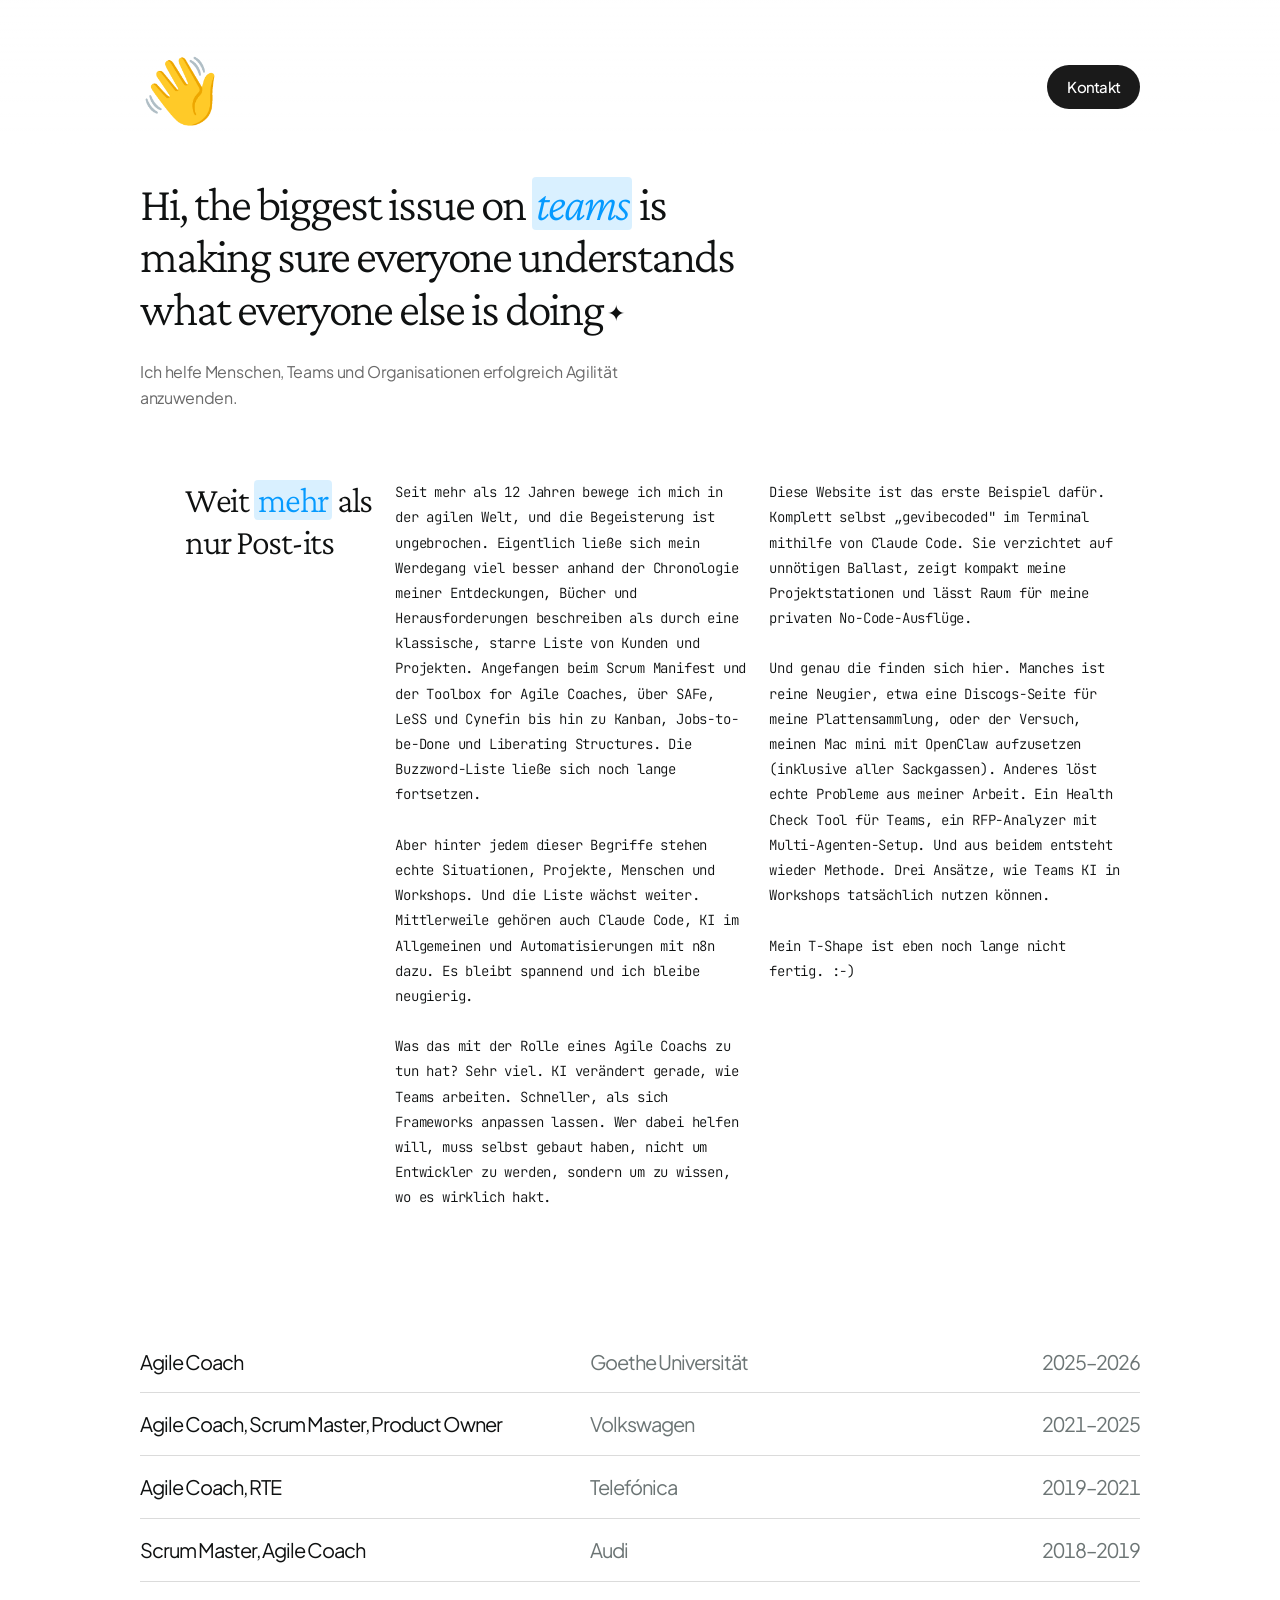
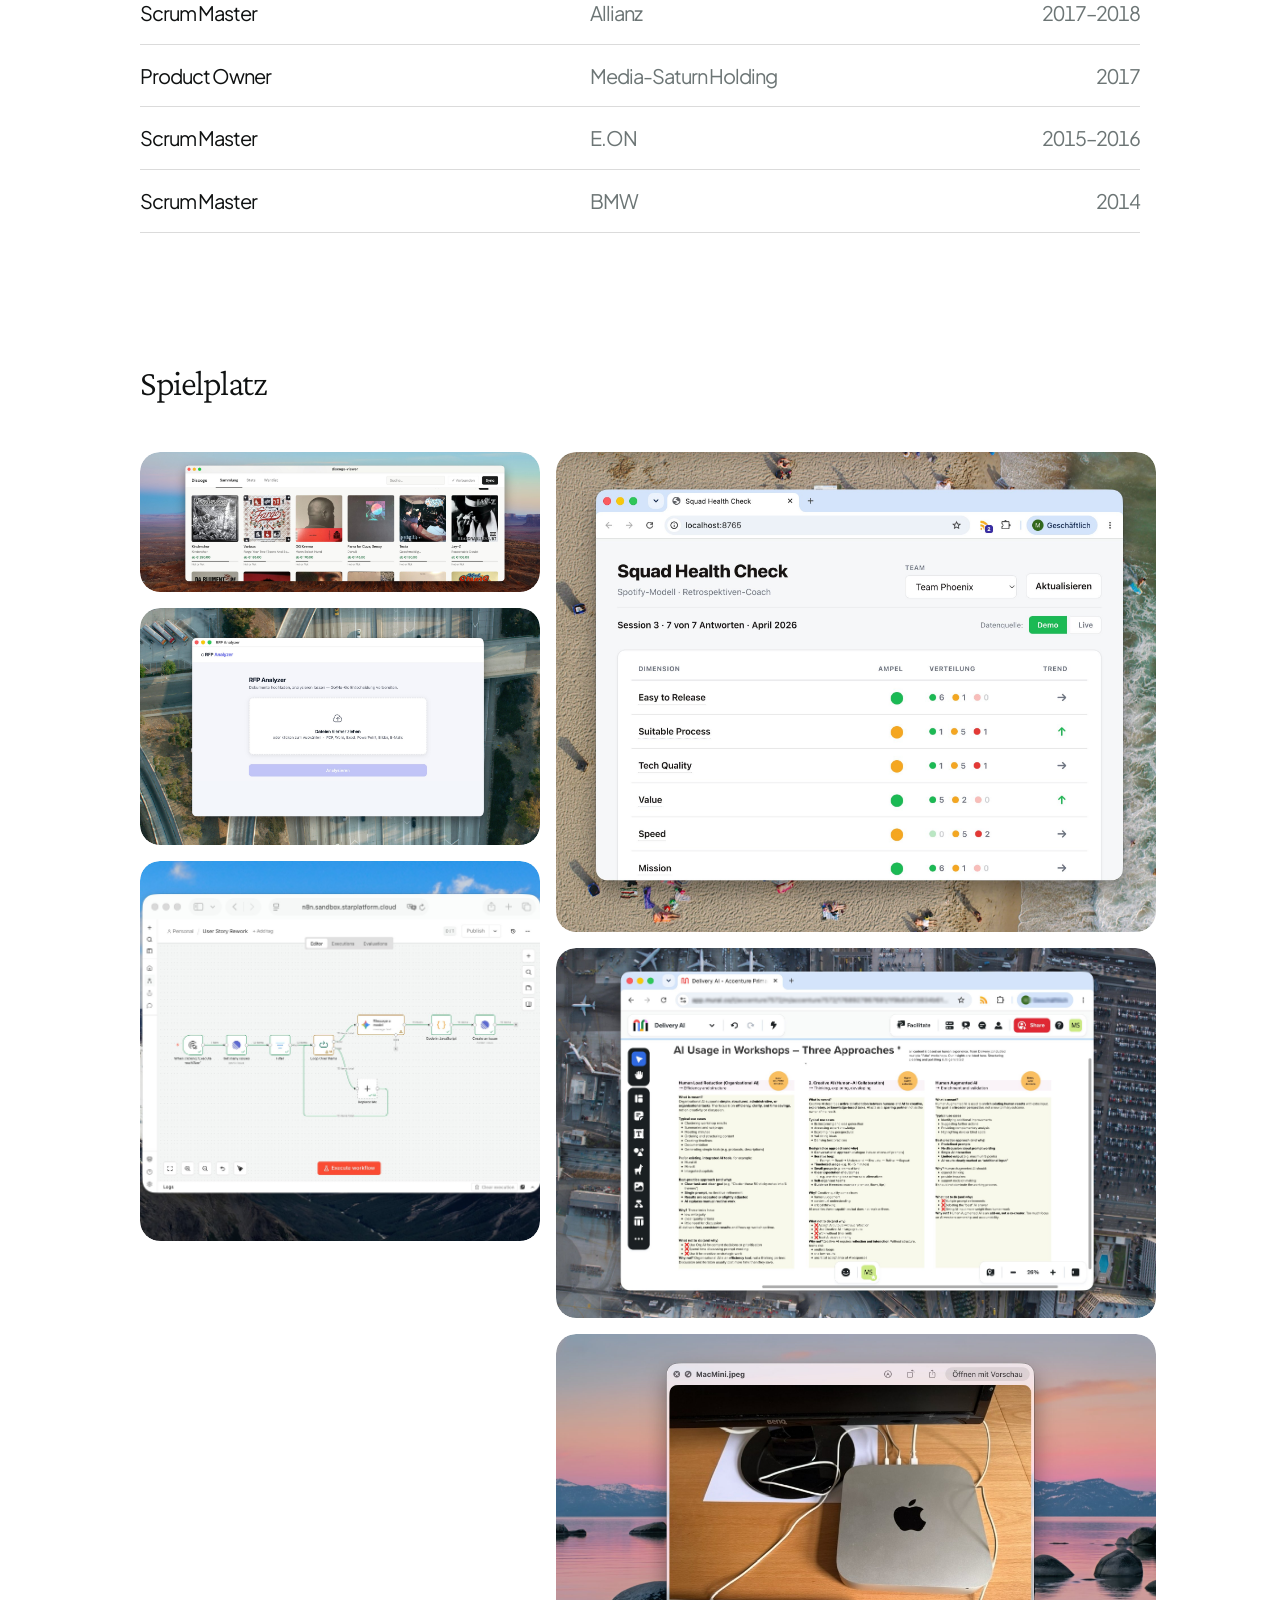
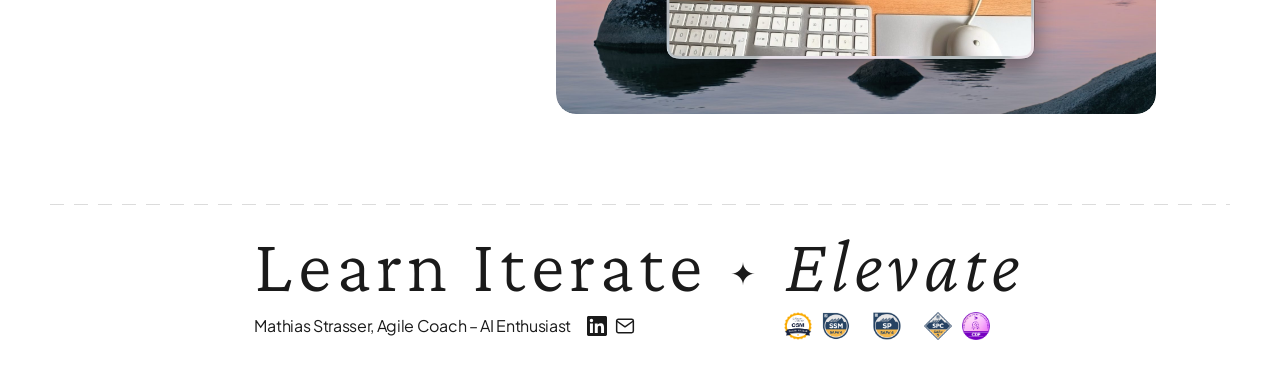
<file: index.html>
<!DOCTYPE html>
<html lang="de">
<head>
  <meta charset="UTF-8">
  <meta name="viewport" content="width=device-width, initial-scale=1.0">
  <title>Mathias Strasser – Agile Coach &amp; Scrum Master</title>
  <meta name="description" content="Agile Coach, Scrum Master &amp; Release Train Engineer – Portfolio">
  <link rel="preconnect" href="https://fonts.googleapis.com">
  <link rel="preconnect" href="https://fonts.gstatic.com" crossorigin>
  <link href="https://fonts.googleapis.com/css2?family=Crimson+Pro:ital,wght@0,300;0,400;1,300;1,400&family=Plus+Jakarta+Sans:wght@400;500;600&family=JetBrains+Mono:wght@300;400&display=swap" rel="stylesheet">
  <link rel="stylesheet" href="styles.css">
</head>
<body>

  <header class="navbar">
    <a href="#hero" class="navbar-logo" aria-label="Zur Startseite">
      <span class="nav-logo" aria-hidden="true">👋</span>
    </a>
    <a href="mailto:mathias.strasser@gmx.de" class="btn-pill">Kontakt</a>
  </header>
  <div class="nav-fade"></div>

  <main>

    <section id="hero" class="section-hero">
      <h1 class="hero-title">
        Hi, the biggest issue on <em class="highlight">teams</em> is making sure everyone understands what everyone else is doing<span class="hero-deko">✦</span>
      </h1>
      <p class="body-text hero-subtext">
        Ich helfe Menschen, Teams und Organisationen erfolgreich Agilität anzuwenden.
      </p>
    </section>

    <section id="haltung" class="section-philosophy" aria-labelledby="haltung-title">
      <div class="philosophy-grid">
        <h2 id="haltung-title" class="philosophy-headline">Weit <span class="highlight">mehr</span> als<br>nur Post-its</h2>

        <div class="philosophy-text philosophy-text-left">
          <p>
            Seit mehr als 12 Jahren bewege ich mich in der agilen Welt, und die Begeisterung ist ungebrochen. Eigentlich ließe sich mein Werdegang viel besser anhand der Chronologie meiner Entdeckungen, Bücher und Herausforderungen beschreiben als durch eine klassische, starre Liste von Kunden und Projekten. Angefangen beim Scrum Manifest und der Toolbox for Agile Coaches, über SAFe, LeSS und Cynefin bis hin zu Kanban, Jobs-to-be-Done und Liberating Structures. Die Buzzword-Liste ließe sich noch lange fortsetzen.
          </p>
          <p>
            Aber hinter jedem dieser Begriffe stehen echte Situationen, Projekte, Menschen und Workshops. Und die Liste wächst weiter. Mittlerweile gehören auch Claude Code, KI im Allgemeinen und Automatisierungen mit n8n dazu. Es bleibt spannend und ich bleibe neugierig.
          </p>
          <p>
            Was das mit der Rolle eines Agile Coachs zu tun hat? Sehr viel. KI verändert gerade, wie Teams arbeiten. Schneller, als sich Frameworks anpassen lassen. Wer dabei helfen will, muss selbst gebaut haben, nicht um Entwickler zu werden, sondern um zu wissen, wo es wirklich hakt.
          </p>
        </div>

        <div class="philosophy-text philosophy-text-right">
          <p>
            Diese Website ist das erste Beispiel dafür. Komplett selbst „gevibecoded" im Terminal mithilfe von Claude Code. Sie verzichtet auf unnötigen Ballast, zeigt kompakt meine Projektstationen und lässt Raum für meine privaten No-Code-Ausflüge.
          </p>
          <p>
            Und genau die finden sich hier. Manches ist reine Neugier, etwa eine Discogs-Seite für meine Plattensammlung, oder der Versuch, meinen Mac mini mit OpenClaw aufzusetzen (inklusive aller Sackgassen). Anderes löst echte Probleme aus meiner Arbeit. Ein Health Check Tool für Teams, ein RFP-Analyzer mit Multi-Agenten-Setup. Und aus beidem entsteht wieder Methode. Drei Ansätze, wie Teams KI in Workshops tatsächlich nutzen können.
          </p>
          <p>
            Mein T-Shape ist eben noch lange nicht fertig. :-)
          </p>
        </div>
      </div>
    </section>

    <section id="ueber-mich" class="section-work-history">
      <ul class="work-history" role="list">
        <li class="work-table-row">
          <span class="work-role">Agile Coach</span>
          <span class="work-company">Goethe Universität</span>
          <span class="work-year">2025–2026</span>
        </li>
        <li class="work-table-row">
          <span class="work-role">Agile Coach, Scrum Master, Product Owner</span>
          <span class="work-company">Volkswagen</span>
          <span class="work-year">2021–2025</span>
        </li>
        <li class="work-table-row">
          <span class="work-role">Agile Coach, RTE</span>
          <span class="work-company">Telefónica</span>
          <span class="work-year">2019–2021</span>
        </li>
        <li class="work-table-row">
          <span class="work-role">Scrum Master, Agile Coach</span>
          <span class="work-company">Audi</span>
          <span class="work-year">2018–2019</span>
        </li>
        <li class="work-table-row">
          <span class="work-role">Scrum Master</span>
          <span class="work-company">Allianz</span>
          <span class="work-year">2017–2018</span>
        </li>
        <li class="work-table-row">
          <span class="work-role">Product Owner</span>
          <span class="work-company">Media-Saturn Holding</span>
          <span class="work-year">2017</span>
        </li>
        <li class="work-table-row">
          <span class="work-role">Scrum Master</span>
          <span class="work-company">E.ON</span>
          <span class="work-year">2015–2016</span>
        </li>
        <li class="work-table-row">
          <span class="work-role">Scrum Master</span>
          <span class="work-company">BMW</span>
          <span class="work-year">2014</span>
        </li>
      </ul>
    </section>

    <section id="projekte" class="section-projects" aria-labelledby="projekte-title">
      <h2 id="projekte-title" class="section-title">Spielplatz</h2>

      <div class="projects-grid">
        <div class="projects-column projects-column-left">
          <a href="discogs.html" class="project-card project-card-small project-card-1">
            <img
              src="Discogs/Discogs Header.jpg"
              alt="Discogs Sammlung Viewer"
            >
          </a>
          <a href="rfp-checker.html" class="project-card project-card-large project-card-2">
            <img
              src="RFP Analyzer/RFP Analyzer Index.jpg"
              alt="RFP Analyzer"
            >
          </a>
          <a href="n8n-workflow.html" class="project-card project-card-medium project-card-5">
            <img
              src="n8n/Kachel.jpg"
              alt="Backlog Autopilot"
            >
          </a>
        </div>

        <div class="projects-column projects-column-right">
          <a href="health-check.html" class="project-card project-card-large project-card-3">
            <img
              src="Health Check/Header2.jpg"
              alt="Squad Health Check Coach"
            >
          </a>
          <a href="ki-workshop.html" class="project-card project-card-small project-card-4">
            <img
              src="Workshop/Workshop 2.jpg"
              alt="KI Workshop"
            >
          </a>
          <a href="openclaw.html" class="project-card project-card-medium project-card-6">
            <img
              src="OpenClaw/Kachel.jpg"
              alt="OpenClaw auf dem Mac Mini"
            >
          </a>
        </div>
      </div>
    </section>

  </main>

  <footer class="site-footer" id="kontakt">
    <div class="footer-inner">
      <p class="footer-headline">Learn Iterate <span class="hero-deko">✦</span> <em>Elevate</em></p>
      <div class="footer-contact">
        <div class="footer-contact-left">
          <p class="footer-name">Mathias Strasser, Agile Coach – AI Enthusiast</p>
          <div class="footer-socials">
            <a href="https://linkedin.com/in/mathias-straßer" class="footer-icon" aria-label="LinkedIn-Profil" target="_blank" rel="noopener">
              <svg viewBox="0 0 24 24" width="20" height="20" fill="currentColor" aria-hidden="true"><path d="M20.447 20.452h-3.554v-5.569c0-1.328-.027-3.037-1.852-3.037-1.853 0-2.136 1.445-2.136 2.939v5.667H9.351V9h3.414v1.561h.046c.477-.9 1.637-1.85 3.37-1.85 3.601 0 4.267 2.37 4.267 5.455v6.286zM5.337 7.433c-1.144 0-2.063-.926-2.063-2.065 0-1.138.92-2.063 2.063-2.063 1.14 0 2.064.925 2.064 2.063 0 1.139-.925 2.065-2.064 2.065zm1.782 13.019H3.555V9h3.564v11.452zM22.225 0H1.771C.792 0 0 .774 0 1.729v20.542C0 23.227.792 24 1.771 24h20.451C23.2 24 24 23.227 24 22.271V1.729C24 .774 23.2 0 22.222 0h.003z"/></svg>
            </a>
            <a href="mailto:mathias.strasser@gmx.de" class="footer-icon" aria-label="E-Mail schreiben">
              <svg viewBox="0 0 24 24" width="20" height="20" fill="none" stroke="currentColor" stroke-width="1.8" stroke-linecap="round" stroke-linejoin="round" aria-hidden="true"><rect x="2" y="4" width="20" height="16" rx="2"/><path d="m22 6-10 7L2 6"/></svg>
            </a>
          </div>
        </div>
        <div class="footer-badges">
          <img src="Badges/SA CSM.png" alt="Certified Scrum Master (Scrum Alliance)" class="footer-badge">
          <img src="Badges/SAFe Scrum Master 4.png" alt="SAFe Scrum Master 4" class="footer-badge">
          <img src="Badges/SAFe Practioner.png" alt="SAFe Practitioner" class="footer-badge">
          <img src="Badges/SAFe SPC.png" alt="SAFe Practice Consultant (SPC) 5" class="footer-badge">
          <img src="Badges/Certified Delivery .png" alt="Certified Delivery Professional (CDP)" class="footer-badge">
        </div>
      </div>
    </div>
  </footer>

</body>
</html>
</file>
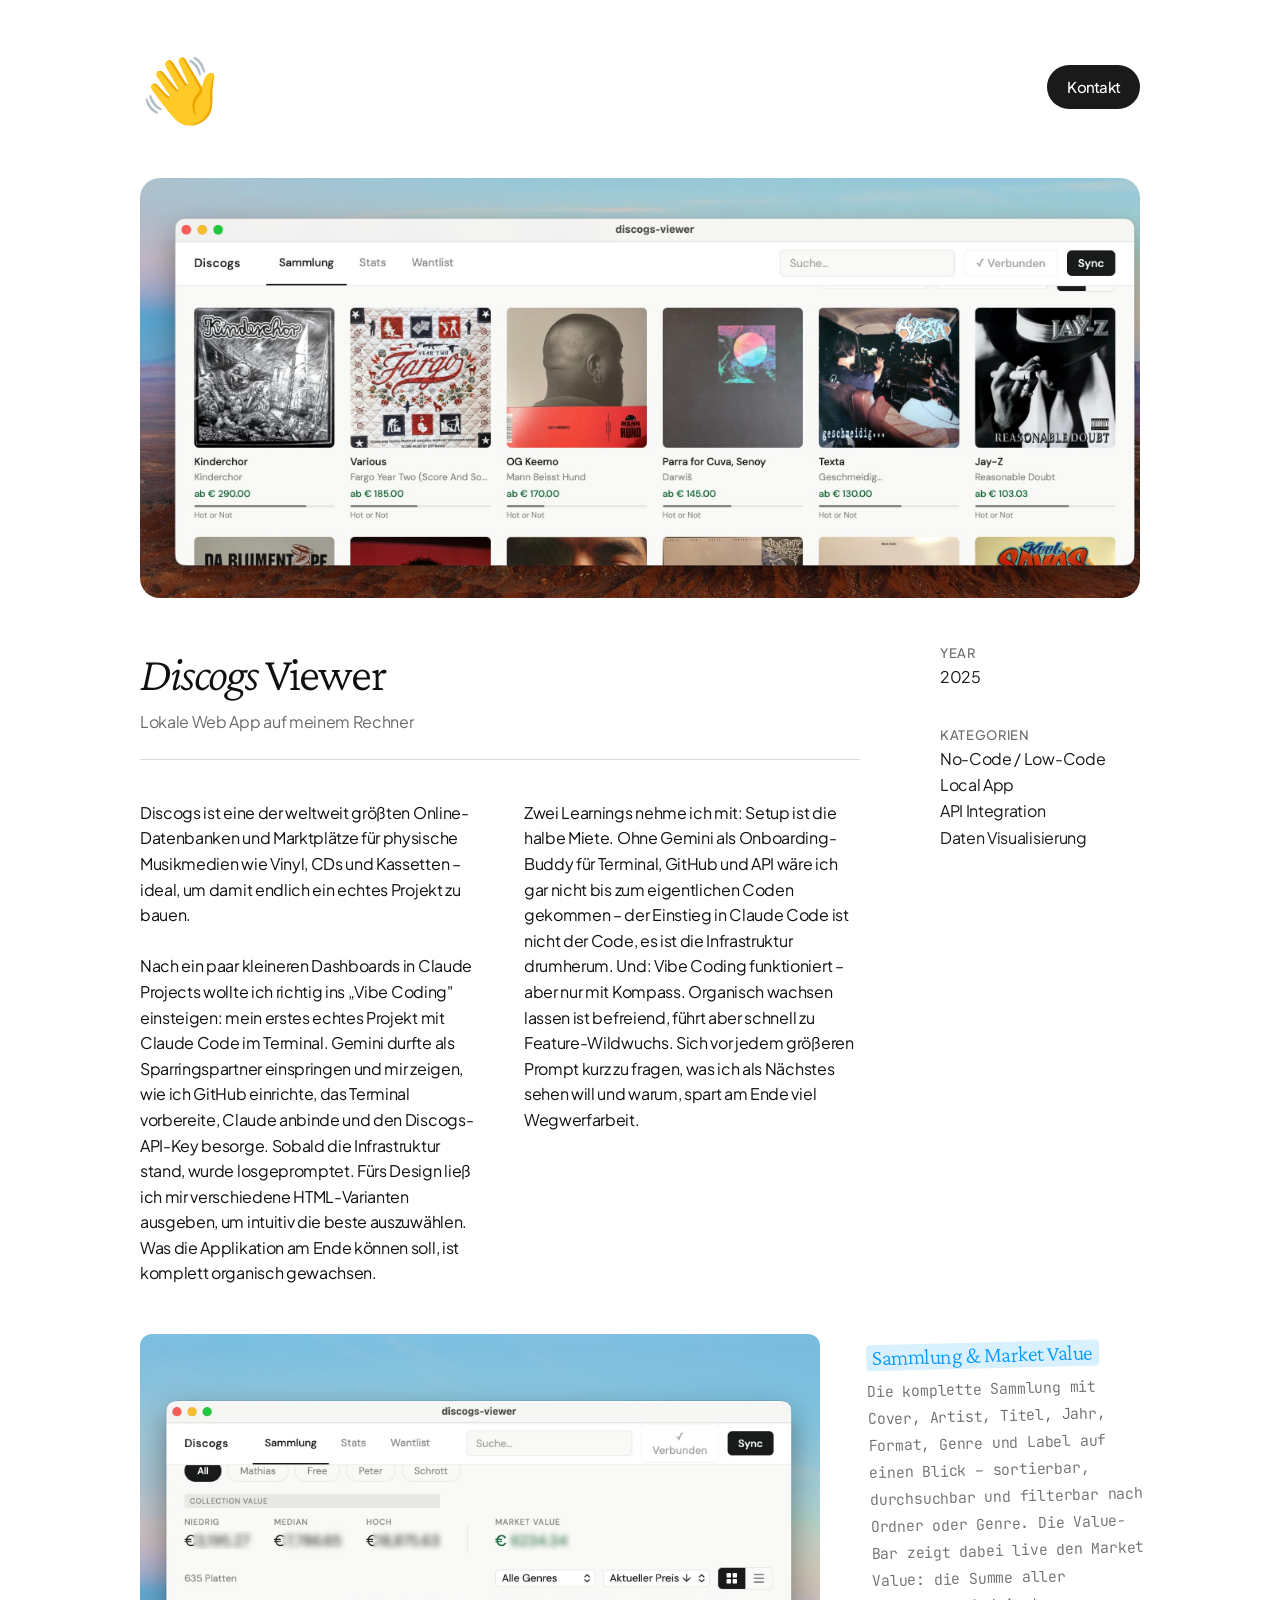
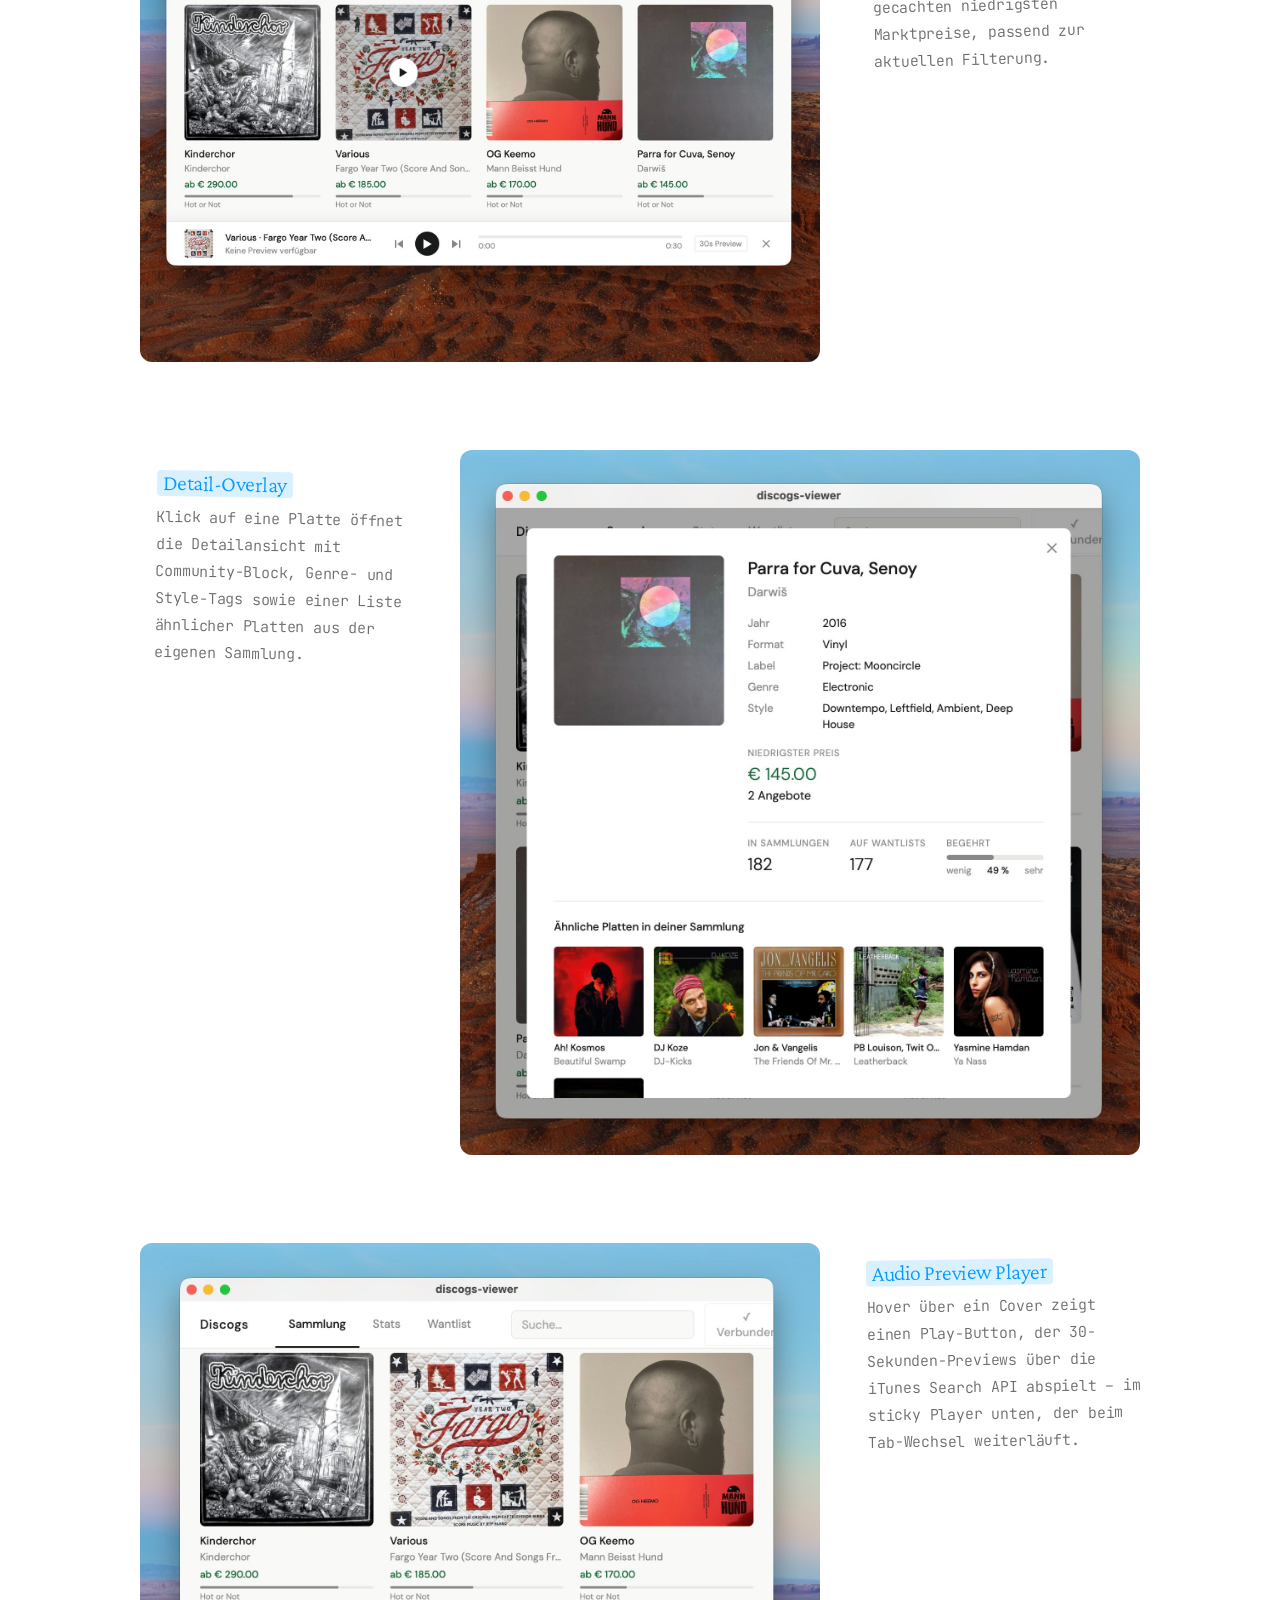
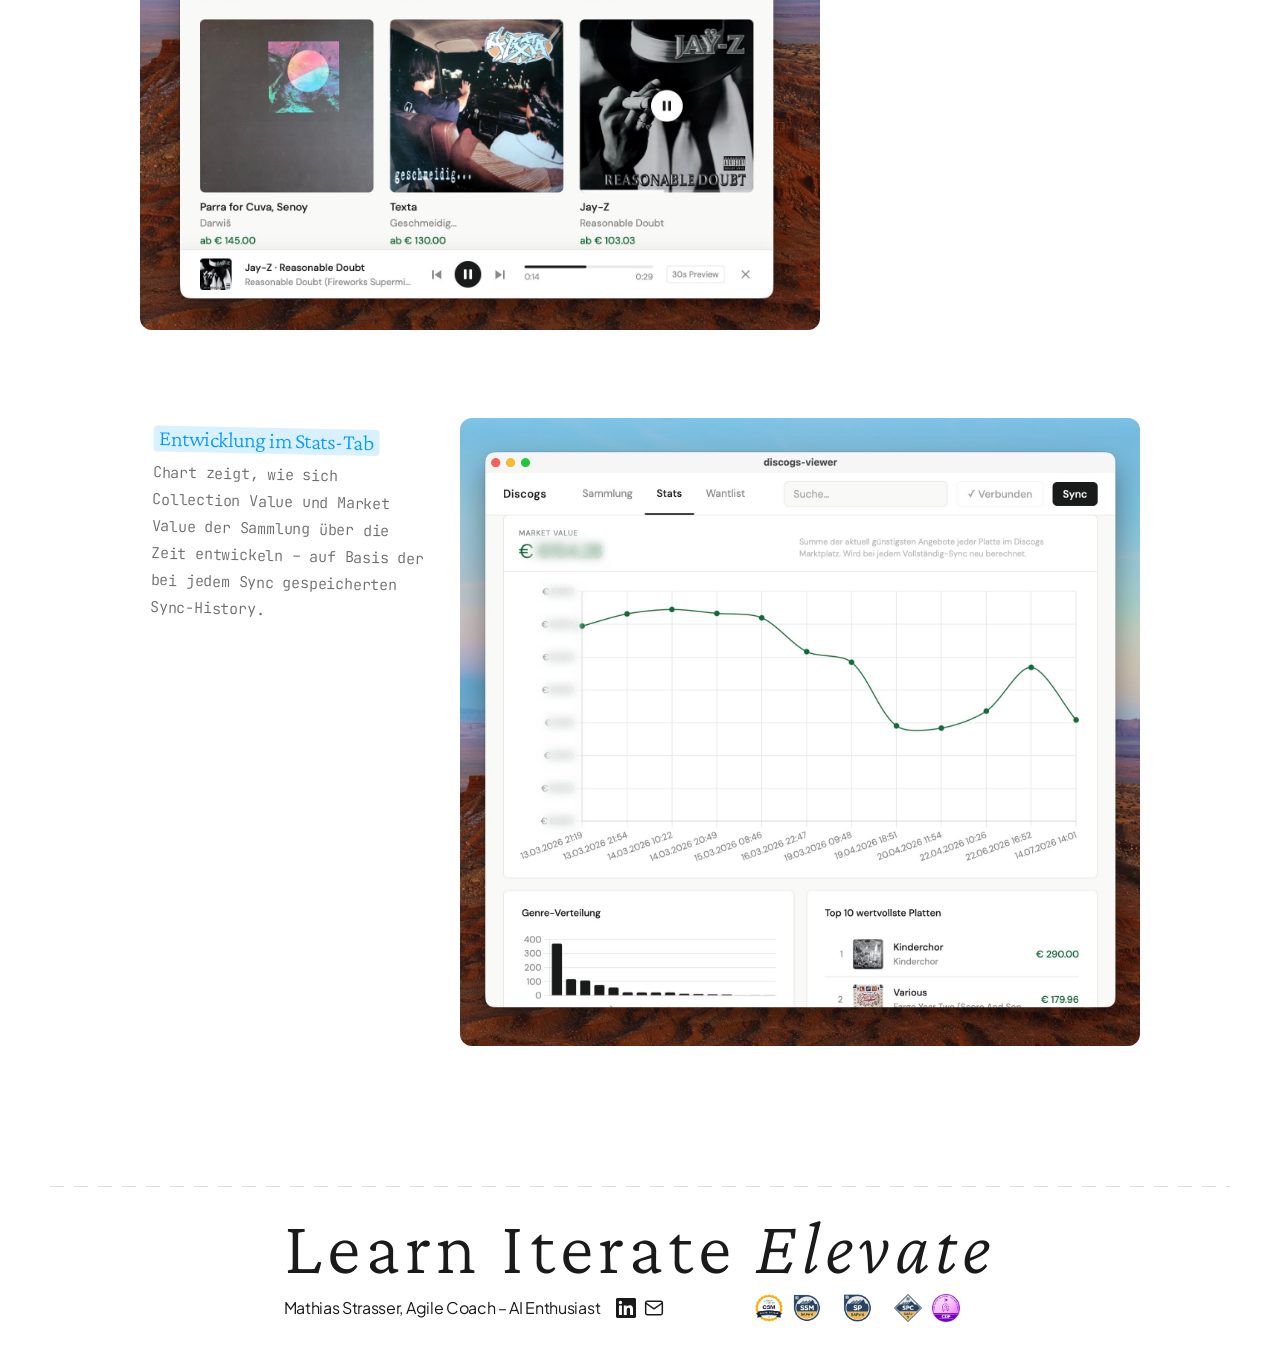
<file: discogs.html>
<!DOCTYPE html>
<html lang="de">
<head>
  <meta charset="UTF-8">
  <meta name="viewport" content="width=device-width, initial-scale=1.0">
  <title>Discogs Sammlung Viewer – Agile Coach &amp; Scrum Master</title>
  <meta name="description" content="Discogs Sammlung Viewer – Projekt-Detailseite">
  <link rel="preconnect" href="https://fonts.googleapis.com">
  <link rel="preconnect" href="https://fonts.gstatic.com" crossorigin>
  <link href="https://fonts.googleapis.com/css2?family=Crimson+Pro:ital,wght@0,300;0,400;1,300;1,400&family=Plus+Jakarta+Sans:wght@400;500;600&family=JetBrains+Mono:wght@300;400&display=swap" rel="stylesheet">
  <link rel="stylesheet" href="styles.css">
</head>
<body>

  <header class="navbar">
    <a href="index.html#projekte" class="navbar-logo" aria-label="Zurück zur Startseite">
      <span class="nav-logo" aria-hidden="true">👋</span>
    </a>
    <a href="mailto:mathias.strasser@gmx.de" class="btn-pill">Kontakt</a>
  </header>
  <div class="nav-fade"></div>

  <main>

    <section class="project-detail-hero">
      <img
        src="Discogs/Discogs Header.jpg"
        alt="Discogs Sammlung Viewer – Hauptansicht"
        class="project-hero-img"
      >
    </section>

    <section class="project-detail-content">
      <div class="project-layout-wrapper">
        <div class="project-main">
          <h1 class="project-headline"><em>Discogs</em> Viewer</h1>
          <p class="project-subtext">
            Lokale Web App auf meinem Rechner
          </p>

          <div class="project-divider"></div>

          <div class="project-text">
            <div class="project-text-column">
              <p>
                Discogs ist eine der weltweit größten Online-Datenbanken und Marktplätze für physische Musikmedien wie Vinyl, CDs und Kassetten – ideal, um damit endlich ein echtes Projekt zu bauen.
              </p>
              <p>
                Nach ein paar kleineren Dashboards in Claude Projects wollte ich richtig ins „Vibe Coding" einsteigen: mein erstes echtes Projekt mit Claude Code im Terminal. Gemini durfte als Sparringspartner einspringen und mir zeigen, wie ich GitHub einrichte, das Terminal vorbereite, Claude anbinde und den Discogs-API-Key besorge. Sobald die Infrastruktur stand, wurde losgepromptet. Fürs Design ließ ich mir verschiedene HTML-Varianten ausgeben, um intuitiv die beste auszuwählen. Was die Applikation am Ende können soll, ist komplett organisch gewachsen.
              </p>
            </div>

            <div class="project-text-column">
              <p>
                Zwei Learnings nehme ich mit: Setup ist die halbe Miete. Ohne Gemini als Onboarding-Buddy für Terminal, GitHub und API wäre ich gar nicht bis zum eigentlichen Coden gekommen – der Einstieg in Claude Code ist nicht der Code, es ist die Infrastruktur drumherum. Und: Vibe Coding funktioniert – aber nur mit Kompass. Organisch wachsen lassen ist befreiend, führt aber schnell zu Feature-Wildwuchs. Sich vor jedem größeren Prompt kurz zu fragen, was ich als Nächstes sehen will und warum, spart am Ende viel Wegwerfarbeit.
              </p>
            </div>
          </div>
        </div>

        <div class="project-sidebar">
          <div class="project-meta-group">
            <span class="project-meta-label">Year</span>
            <p class="project-meta-value">2025</p>
          </div>
          <div class="project-meta-group">
            <span class="project-meta-label">Kategorien</span>
            <p class="project-meta-value">No-Code / Low-Code</p>
            <p class="project-meta-value">Local App</p>
            <p class="project-meta-value">API Integration</p>
            <p class="project-meta-value">Daten Visualisierung</p>
          </div>
        </div>
      </div>

      <div class="project-detail-pairs">
        <div class="project-detail-pair">
          <img src="Discogs/Detail 2.jpg" alt="Discogs Viewer: Sammlung mit Market Value">
          <div class="project-detail-box">
            <h4 class="project-detail-box-title">Sammlung &amp; Market Value</h4>
            <p>Die komplette Sammlung mit Cover, Artist, Titel, Jahr, Format, Genre und Label auf einen Blick – sortierbar, durchsuchbar und filterbar nach Ordner oder Genre. Die Value-Bar zeigt dabei live den Market Value: die Summe aller gecachten niedrigsten Marktpreise, passend zur aktuellen Filterung.</p>
          </div>
        </div>
        <div class="project-detail-pair">
          <img src="Discogs/Detail.jpg" alt="Discogs Viewer: Detail-Overlay einer Platte">
          <div class="project-detail-box">
            <h4 class="project-detail-box-title">Detail-Overlay</h4>
            <p>Klick auf eine Platte öffnet die Detailansicht mit Community-Block, Genre- und Style-Tags sowie einer Liste ähnlicher Platten aus der eigenen Sammlung.</p>
          </div>
        </div>
        <div class="project-detail-pair">
          <img src="Discogs/Player.jpg" alt="Discogs Viewer: Floating iTunes Preview Player">
          <div class="project-detail-box">
            <h4 class="project-detail-box-title">Audio Preview Player</h4>
            <p>Hover über ein Cover zeigt einen Play-Button, der 30-Sekunden-Previews über die iTunes Search API abspielt – im sticky Player unten, der beim Tab-Wechsel weiterläuft.</p>
          </div>
        </div>
        <div class="project-detail-pair">
          <img src="Discogs/Entwicklung.jpg" alt="Discogs Viewer: Entwicklung von Collection und Market Value">
          <div class="project-detail-box">
            <h4 class="project-detail-box-title">Entwicklung im Stats-Tab</h4>
            <p>Chart zeigt, wie sich Collection Value und Market Value der Sammlung über die Zeit entwickeln – auf Basis der bei jedem Sync gespeicherten Sync-History.</p>
          </div>
        </div>
      </div>
    </section>

  </main>

  <footer class="site-footer" id="kontakt">
    <div class="footer-inner">
      <p class="footer-headline">Learn Iterate <em>Elevate</em></p>
      <div class="footer-contact">
        <div class="footer-contact-left">
          <p class="footer-name">Mathias Strasser, Agile Coach – AI Enthusiast</p>
          <div class="footer-socials">
            <a href="https://linkedin.com/in/mathias-straßer" class="footer-icon" aria-label="LinkedIn-Profil" target="_blank" rel="noopener">
              <svg viewBox="0 0 24 24" width="20" height="20" fill="currentColor" aria-hidden="true"><path d="M20.447 20.452h-3.554v-5.569c0-1.328-.027-3.037-1.852-3.037-1.853 0-2.136 1.445-2.136 2.939v5.667H9.351V9h3.414v1.561h.046c.477-.9 1.637-1.85 3.37-1.85 3.601 0 4.267 2.37 4.267 5.455v6.286zM5.337 7.433c-1.144 0-2.063-.926-2.063-2.065 0-1.138.92-2.063 2.063-2.063 1.14 0 2.064.925 2.064 2.063 0 1.139-.925 2.065-2.064 2.065zm1.782 13.019H3.555V9h3.564v11.452zM22.225 0H1.771C.792 0 0 .774 0 1.729v20.542C0 23.227.792 24 1.771 24h20.451C23.2 24 24 23.227 24 22.271V1.729C24 .774 23.2 0 22.222 0h.003z"/></svg>
            </a>
            <a href="mailto:mathias.strasser@gmx.de" class="footer-icon" aria-label="E-Mail schreiben">
              <svg viewBox="0 0 24 24" width="20" height="20" fill="none" stroke="currentColor" stroke-width="1.8" stroke-linecap="round" stroke-linejoin="round" aria-hidden="true"><rect x="2" y="4" width="20" height="16" rx="2"/><path d="m22 6-10 7L2 6"/></svg>
            </a>
          </div>
        </div>
        <div class="footer-badges">
          <img src="Badges/SA CSM.png" alt="Certified Scrum Master (Scrum Alliance)" class="footer-badge">
          <img src="Badges/SAFe Scrum Master 4.png" alt="SAFe Scrum Master 4" class="footer-badge">
          <img src="Badges/SAFe Practioner.png" alt="SAFe Practitioner" class="footer-badge">
          <img src="Badges/SAFe SPC.png" alt="SAFe Practice Consultant (SPC) 5" class="footer-badge">
          <img src="Badges/Certified Delivery .png" alt="Certified Delivery Professional (CDP)" class="footer-badge">
        </div>
      </div>
    </div>
  </footer>

</body>
</html>
</file>
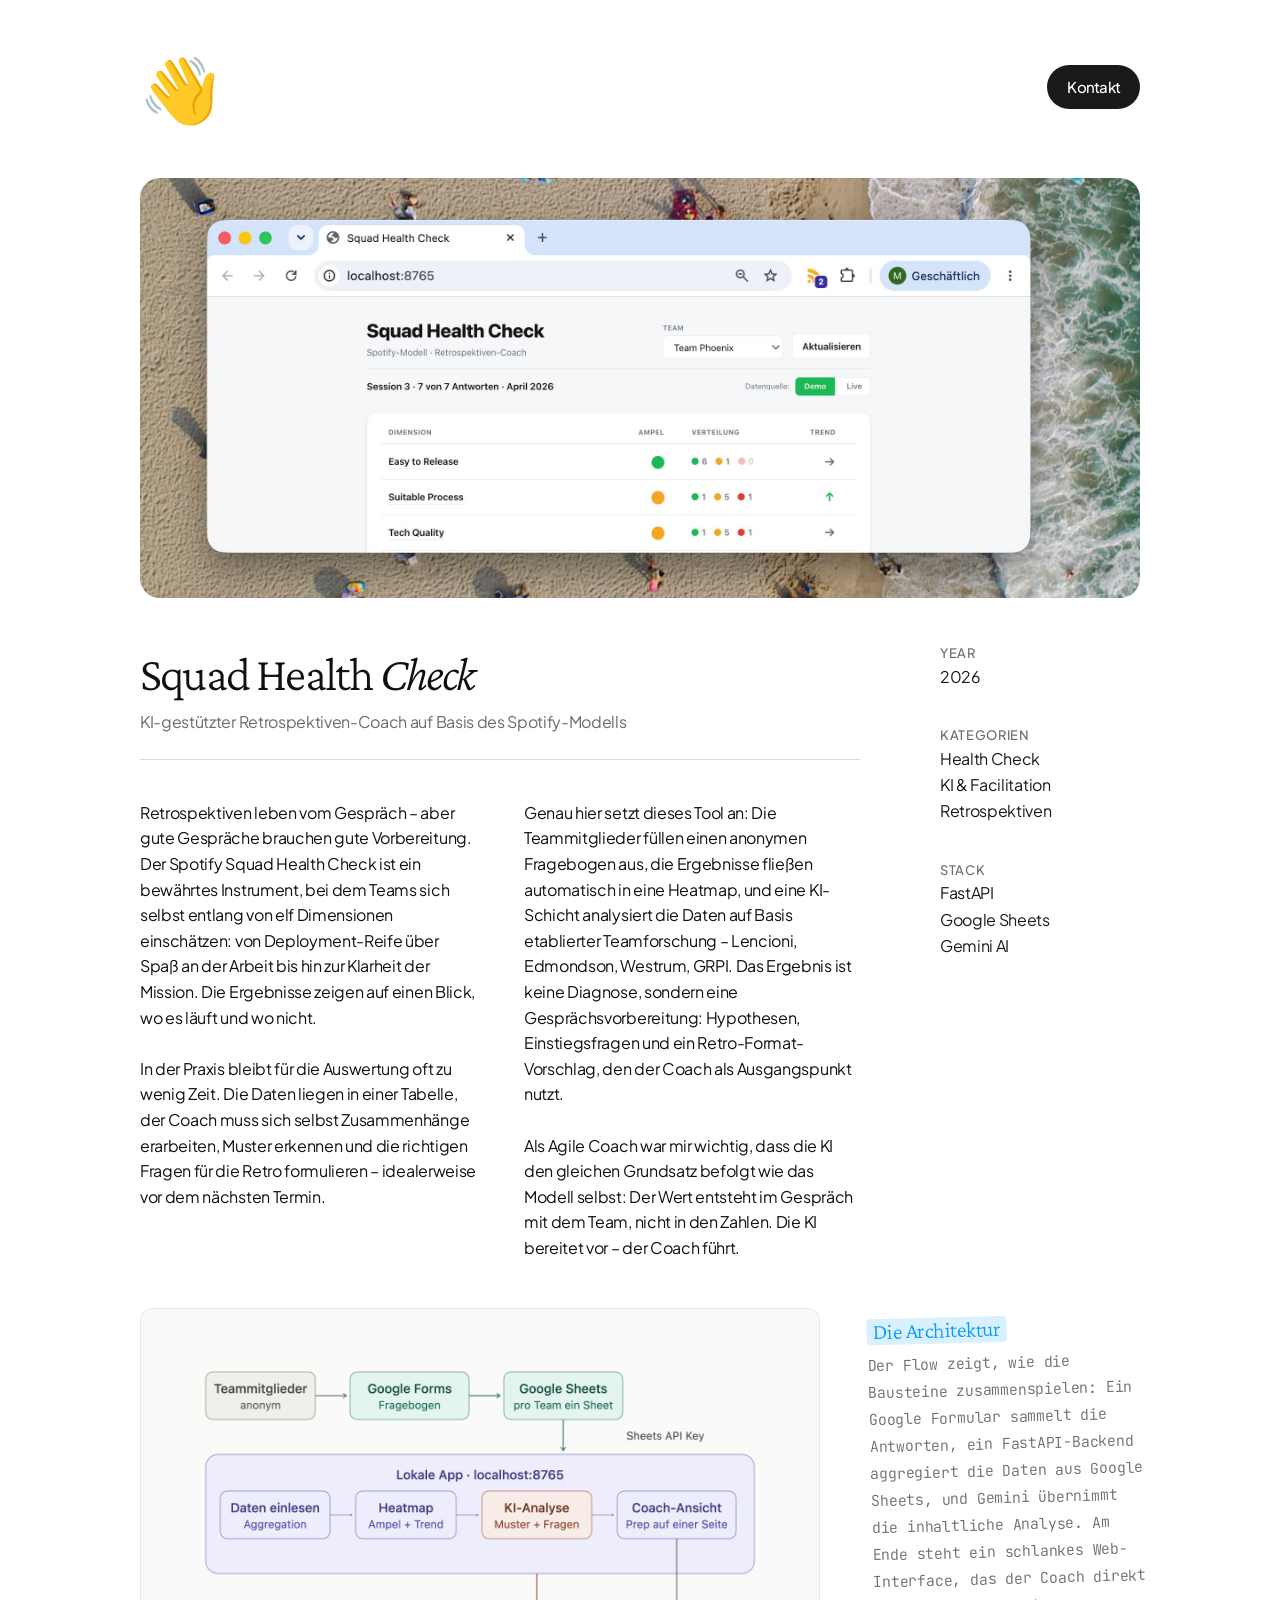
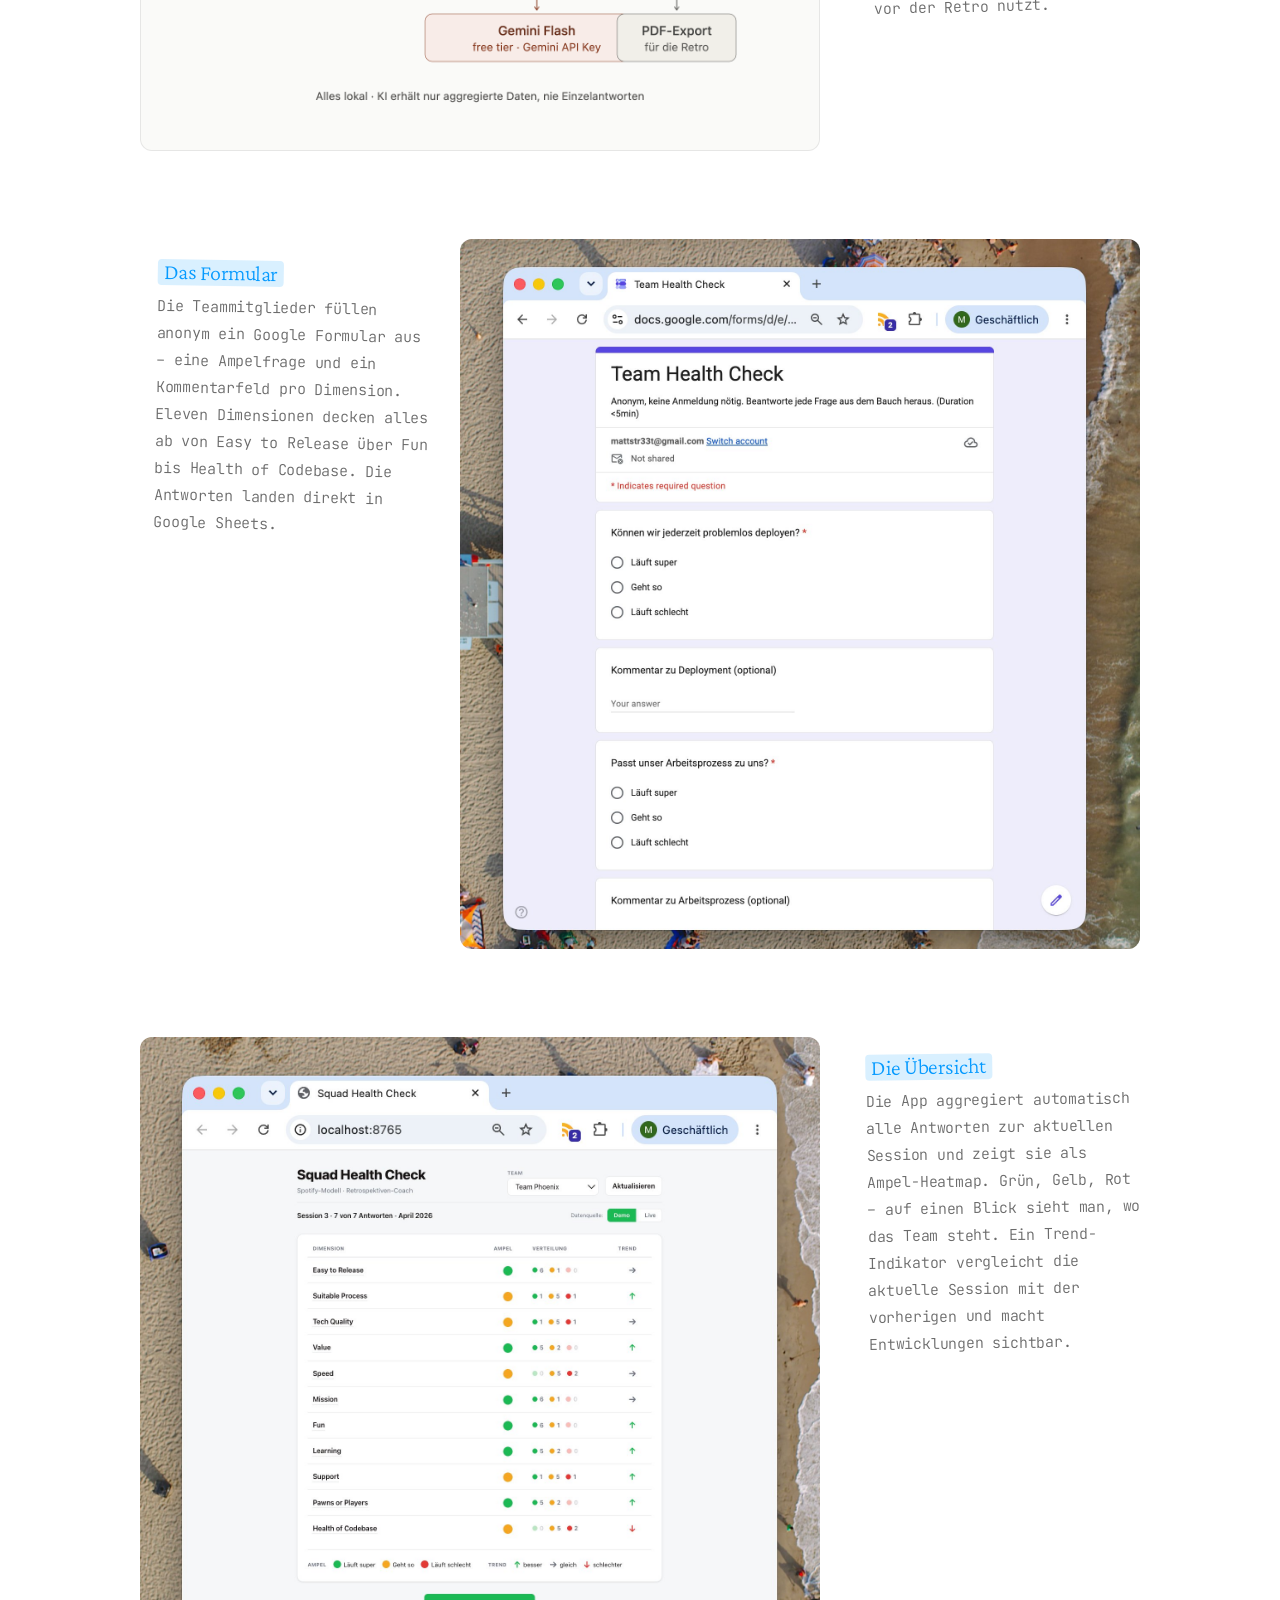
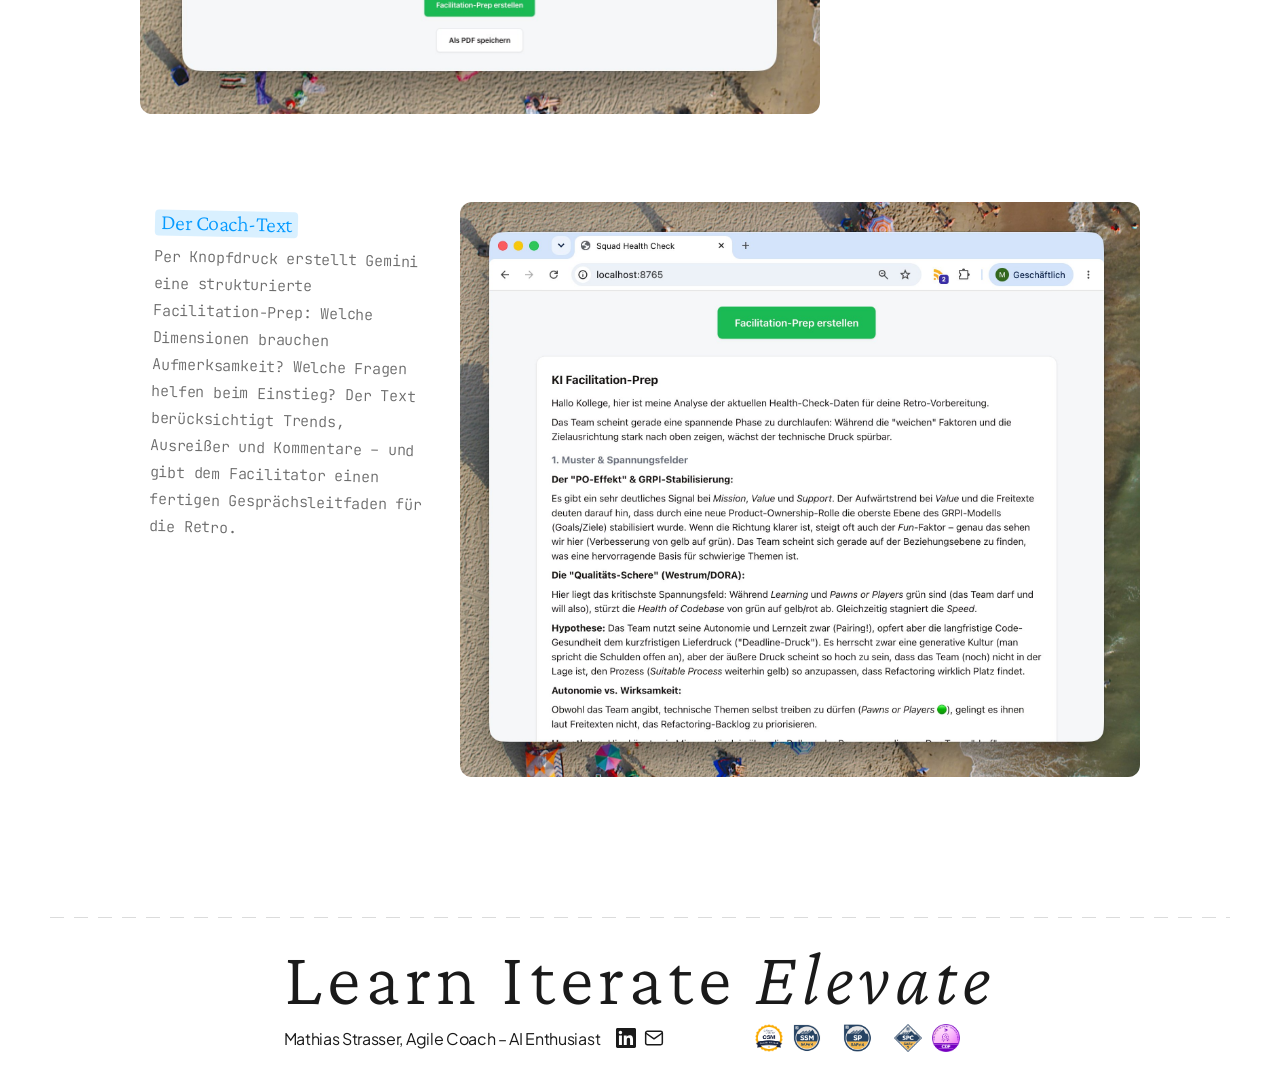
<file: health-check.html>
<!DOCTYPE html>
<html lang="de">
<head>
  <meta charset="UTF-8">
  <meta name="viewport" content="width=device-width, initial-scale=1.0">
  <title>Squad Health Check Coach – Agile Coach &amp; Scrum Master</title>
  <meta name="description" content="KI-gestützter Squad Health Check Coach – Projekt-Detailseite">
  <link rel="preconnect" href="https://fonts.googleapis.com">
  <link rel="preconnect" href="https://fonts.gstatic.com" crossorigin>
  <link href="https://fonts.googleapis.com/css2?family=Crimson+Pro:ital,wght@0,300;0,400;1,300;1,400&family=Plus+Jakarta+Sans:wght@400;500;600&family=JetBrains+Mono:wght@300;400&display=swap" rel="stylesheet">
  <link rel="stylesheet" href="styles.css">
</head>
<body>

  <header class="navbar">
    <a href="index.html#projekte" class="navbar-logo" aria-label="Zurück zur Startseite">
      <span class="nav-logo" aria-hidden="true">👋</span>
    </a>
    <a href="mailto:mathias.strasser@gmx.de" class="btn-pill">Kontakt</a>
  </header>
  <div class="nav-fade"></div>

  <main>

    <section class="project-detail-hero">
      <img
        src="Health Check/Header.jpg"
        alt="Squad Health Check Coach – Strandvogelperspektive"
        class="project-hero-img"
      >
    </section>

    <section class="project-detail-content">
      <div class="project-layout-wrapper">
        <div class="project-main">
          <h1 class="project-headline">Squad Health <em>Check</em></h1>
          <p class="project-subtext">
            KI-gestützter Retrospektiven-Coach auf Basis des Spotify-Modells
          </p>

          <div class="project-divider"></div>

          <div class="project-text">
            <div class="project-text-column">
              <p>
                Retrospektiven leben vom Gespräch – aber gute Gespräche brauchen gute Vorbereitung. Der Spotify Squad Health Check ist ein bewährtes Instrument, bei dem Teams sich selbst entlang von elf Dimensionen einschätzen: von Deployment-Reife über Spaß an der Arbeit bis hin zur Klarheit der Mission. Die Ergebnisse zeigen auf einen Blick, wo es läuft und wo nicht.
              </p>
              <p>
                In der Praxis bleibt für die Auswertung oft zu wenig Zeit. Die Daten liegen in einer Tabelle, der Coach muss sich selbst Zusammenhänge erarbeiten, Muster erkennen und die richtigen Fragen für die Retro formulieren – idealerweise vor dem nächsten Termin.
              </p>
            </div>

            <div class="project-text-column">
              <p>
                Genau hier setzt dieses Tool an: Die Teammitglieder füllen einen anonymen Fragebogen aus, die Ergebnisse fließen automatisch in eine Heatmap, und eine KI-Schicht analysiert die Daten auf Basis etablierter Teamforschung – Lencioni, Edmondson, Westrum, GRPI. Das Ergebnis ist keine Diagnose, sondern eine Gesprächsvorbereitung: Hypothesen, Einstiegsfragen und ein Retro-Format-Vorschlag, den der Coach als Ausgangspunkt nutzt.
              </p>
              <p>
                Als Agile Coach war mir wichtig, dass die KI den gleichen Grundsatz befolgt wie das Modell selbst: Der Wert entsteht im Gespräch mit dem Team, nicht in den Zahlen. Die KI bereitet vor – der Coach führt.
              </p>
            </div>
          </div>
        </div>

        <div class="project-sidebar">
          <div class="project-meta-group">
            <span class="project-meta-label">Year</span>
            <p class="project-meta-value">2026</p>
          </div>
          <div class="project-meta-group">
            <span class="project-meta-label">Kategorien</span>
            <p class="project-meta-value">Health Check</p>
            <p class="project-meta-value">KI &amp; Facilitation</p>
            <p class="project-meta-value">Retrospektiven</p>
          </div>
          <div class="project-meta-group">
            <span class="project-meta-label">Stack</span>
            <p class="project-meta-value">FastAPI</p>
            <p class="project-meta-value">Google Sheets</p>
            <p class="project-meta-value">Gemini AI</p>
          </div>
        </div>
      </div>

      <div class="project-detail-pairs">
        <div class="project-detail-pair">
          <img src="Health Check/health_check_architecture_v4.png" alt="Squad Health Check Coach – technische Architektur" class="project-detail-diagram">
          <div class="project-detail-box">
            <h4 class="project-detail-box-title">Die Architektur</h4>
            <p>Der Flow zeigt, wie die Bausteine zusammenspielen: Ein Google Formular sammelt die Antworten, ein FastAPI-Backend aggregiert die Daten aus Google Sheets, und Gemini übernimmt die inhaltliche Analyse. Am Ende steht ein schlankes Web-Interface, das der Coach direkt vor der Retro nutzt.</p>
          </div>
        </div>
        <div class="project-detail-pair">
          <img src="Health Check/Form.jpg" alt="Google Formular – Squad Health Check Umfrage">
          <div class="project-detail-box">
            <h4 class="project-detail-box-title">Das Formular</h4>
            <p>Die Teammitglieder füllen anonym ein Google Formular aus – eine Ampelfrage und ein Kommentarfeld pro Dimension. Eleven Dimensionen decken alles ab von Easy to Release über Fun bis Health of Codebase. Die Antworten landen direkt in Google Sheets.</p>
          </div>
        </div>
        <div class="project-detail-pair">
          <img src="Health Check/Übersicht.jpg" alt="Ampel-Heatmap – Übersicht aller Dimensionen">
          <div class="project-detail-box">
            <h4 class="project-detail-box-title">Die Übersicht</h4>
            <p>Die App aggregiert automatisch alle Antworten zur aktuellen Session und zeigt sie als Ampel-Heatmap. Grün, Gelb, Rot – auf einen Blick sieht man, wo das Team steht. Ein Trend-Indikator vergleicht die aktuelle Session mit der vorherigen und macht Entwicklungen sichtbar.</p>
          </div>
        </div>
        <div class="project-detail-pair">
          <img src="Health Check/Coach Text.jpg" alt="KI-generierter Facilitation-Prep Text">
          <div class="project-detail-box">
            <h4 class="project-detail-box-title">Der Coach-Text</h4>
            <p>Per Knopfdruck erstellt Gemini eine strukturierte Facilitation-Prep: Welche Dimensionen brauchen Aufmerksamkeit? Welche Fragen helfen beim Einstieg? Der Text berücksichtigt Trends, Ausreißer und Kommentare – und gibt dem Facilitator einen fertigen Gesprächsleitfaden für die Retro.</p>
          </div>
        </div>
      </div>
    </section>

  </main>

  <footer class="site-footer" id="kontakt">
    <div class="footer-inner">
      <p class="footer-headline">Learn Iterate <em>Elevate</em></p>
      <div class="footer-contact">
        <div class="footer-contact-left">
          <p class="footer-name">Mathias Strasser, Agile Coach – AI Enthusiast</p>
          <div class="footer-socials">
            <a href="https://linkedin.com/in/mathias-straßer" class="footer-icon" aria-label="LinkedIn-Profil" target="_blank" rel="noopener">
              <svg viewBox="0 0 24 24" width="20" height="20" fill="currentColor" aria-hidden="true"><path d="M20.447 20.452h-3.554v-5.569c0-1.328-.027-3.037-1.852-3.037-1.853 0-2.136 1.445-2.136 2.939v5.667H9.351V9h3.414v1.561h.046c.477-.9 1.637-1.85 3.37-1.85 3.601 0 4.267 2.37 4.267 5.455v6.286zM5.337 7.433c-1.144 0-2.063-.926-2.063-2.065 0-1.138.92-2.063 2.063-2.063 1.14 0 2.064.925 2.064 2.063 0 1.139-.925 2.065-2.064 2.065zm1.782 13.019H3.555V9h3.564v11.452zM22.225 0H1.771C.792 0 0 .774 0 1.729v20.542C0 23.227.792 24 1.771 24h20.451C23.2 24 24 23.227 24 22.271V1.729C24 .774 23.2 0 22.222 0h.003z"/></svg>
            </a>
            <a href="mailto:mathias.strasser@gmx.de" class="footer-icon" aria-label="E-Mail schreiben">
              <svg viewBox="0 0 24 24" width="20" height="20" fill="none" stroke="currentColor" stroke-width="1.8" stroke-linecap="round" stroke-linejoin="round" aria-hidden="true"><rect x="2" y="4" width="20" height="16" rx="2"/><path d="m22 6-10 7L2 6"/></svg>
            </a>
          </div>
        </div>
        <div class="footer-badges">
          <img src="Badges/SA CSM.png" alt="Certified Scrum Master (Scrum Alliance)" class="footer-badge">
          <img src="Badges/SAFe Scrum Master 4.png" alt="SAFe Scrum Master 4" class="footer-badge">
          <img src="Badges/SAFe Practioner.png" alt="SAFe Practitioner" class="footer-badge">
          <img src="Badges/SAFe SPC.png" alt="SAFe Practice Consultant (SPC) 5" class="footer-badge">
          <img src="Badges/Certified Delivery .png" alt="Certified Delivery Professional (CDP)" class="footer-badge">
        </div>
      </div>
    </div>
  </footer>

</body>
</html>
</file>
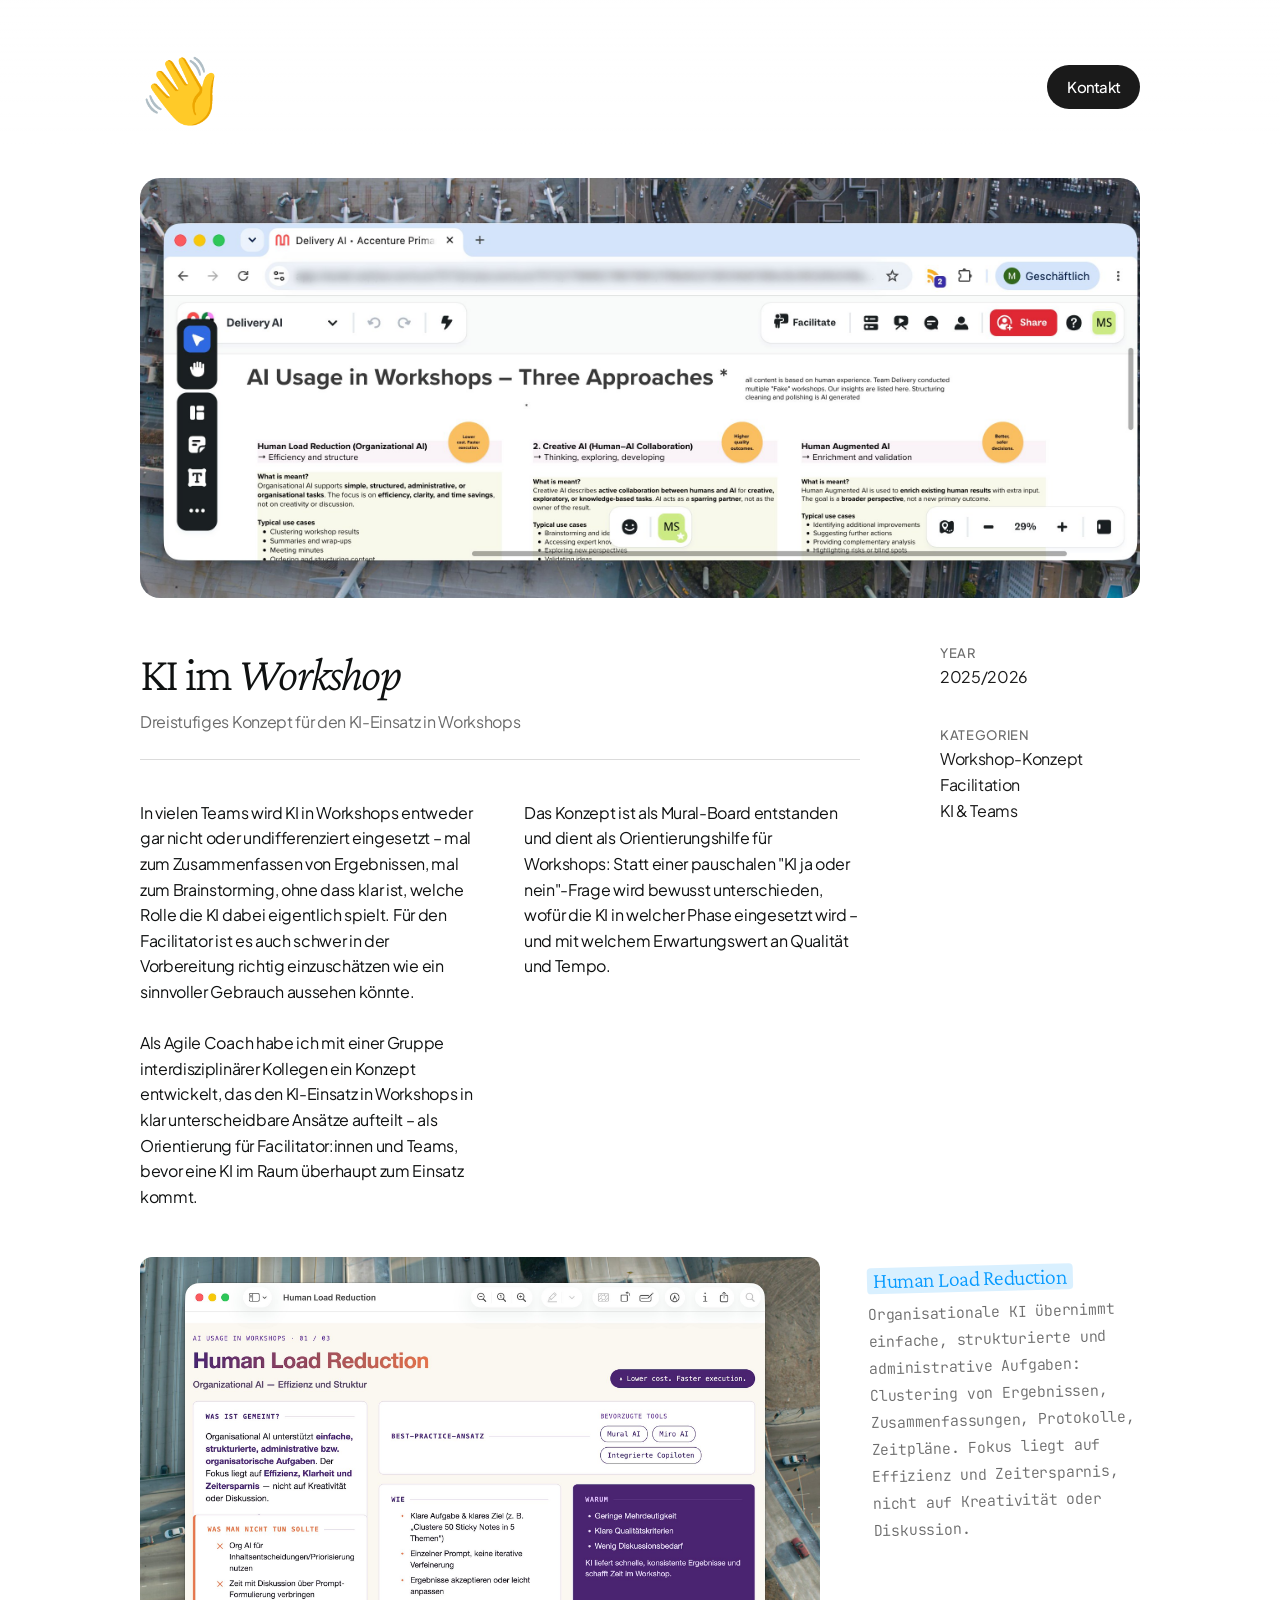
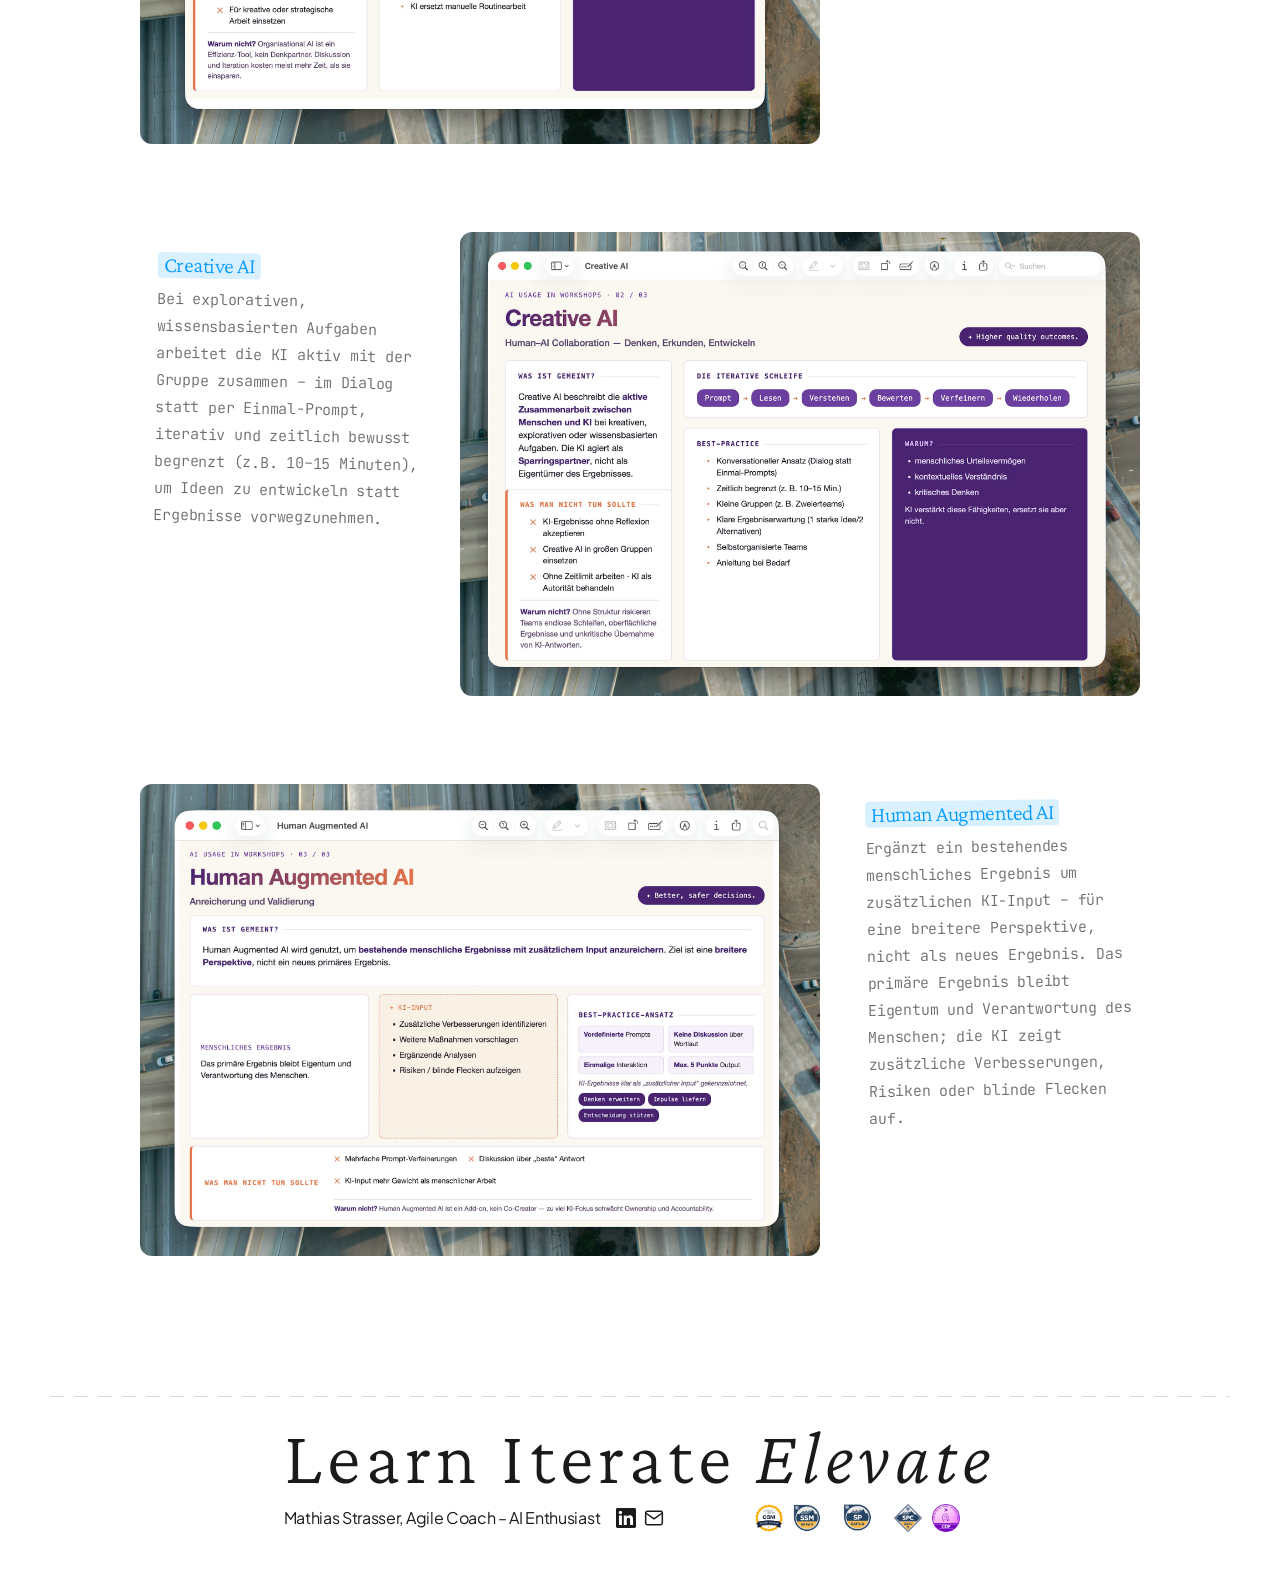
<file: ki-workshop.html>
<!DOCTYPE html>
<html lang="de">
<head>
  <meta charset="UTF-8">
  <meta name="viewport" content="width=device-width, initial-scale=1.0">
  <title>KI im Workshop – Agile Coach &amp; Scrum Master</title>
  <meta name="description" content="KI-Workshop-Konzept – Projekt-Detailseite">
  <link rel="preconnect" href="https://fonts.googleapis.com">
  <link rel="preconnect" href="https://fonts.gstatic.com" crossorigin>
  <link href="https://fonts.googleapis.com/css2?family=Crimson+Pro:ital,wght@0,300;0,400;1,300;1,400&family=Plus+Jakarta+Sans:wght@400;500;600&family=JetBrains+Mono:wght@300;400&display=swap" rel="stylesheet">
  <link rel="stylesheet" href="styles.css">
</head>
<body>

  <header class="navbar">
    <a href="index.html#projekte" class="navbar-logo" aria-label="Zurück zur Startseite">
      <span class="nav-logo" aria-hidden="true">👋</span>
    </a>
    <a href="mailto:mathias.strasser@gmx.de" class="btn-pill">Kontakt</a>
  </header>
  <div class="nav-fade"></div>

  <main>

    <section class="project-detail-hero">
      <img
        src="Workshop/Detail Header.jpg"
        alt="KI-Workshop-Konzept – Mural Board"
        class="project-hero-img"
      >
    </section>

    <section class="project-detail-content">
      <div class="project-layout-wrapper">
        <div class="project-main">
          <h1 class="project-headline">KI im <em>Workshop</em></h1>
          <p class="project-subtext">
            Dreistufiges Konzept für den KI-Einsatz in Workshops
          </p>

          <div class="project-divider"></div>

          <div class="project-text">
            <div class="project-text-column">
              <p>
                In vielen Teams wird KI in Workshops entweder gar nicht oder undifferenziert eingesetzt – mal zum Zusammenfassen von Ergebnissen, mal zum Brainstorming, ohne dass klar ist, welche Rolle die KI dabei eigentlich spielt. Für den Facilitator ist es auch schwer in der Vorbereitung richtig einzuschätzen wie ein sinnvoller Gebrauch aussehen könnte.
              </p>
              <p>
                Als Agile Coach habe ich mit einer Gruppe interdisziplinärer Kollegen ein Konzept entwickelt, das den KI-Einsatz in Workshops in klar unterscheidbare Ansätze aufteilt – als Orientierung für Facilitator:innen und Teams, bevor eine KI im Raum überhaupt zum Einsatz kommt.
              </p>
            </div>

            <div class="project-text-column">
              <p>
                Das Konzept ist als Mural-Board entstanden und dient als Orientierungshilfe für Workshops: Statt einer pauschalen "KI ja oder nein"-Frage wird bewusst unterschieden, wofür die KI in welcher Phase eingesetzt wird – und mit welchem Erwartungswert an Qualität und Tempo.
              </p>
            </div>
          </div>
        </div>

        <div class="project-sidebar">
          <div class="project-meta-group">
            <span class="project-meta-label">Year</span>
            <p class="project-meta-value">2025/2026</p>
          </div>
          <div class="project-meta-group">
            <span class="project-meta-label">Kategorien</span>
            <p class="project-meta-value">Workshop-Konzept</p>
            <p class="project-meta-value">Facilitation</p>
            <p class="project-meta-value">KI &amp; Teams</p>
          </div>
        </div>
      </div>

      <div class="project-detail-pairs">
        <div class="project-detail-pair">
          <img src="Workshop/Human Load Reduction.jpg" alt="Mural-Board: Ansatz Human Load Reduction">
          <div class="project-detail-box">
            <h4 class="project-detail-box-title">Human Load Reduction</h4>
            <p>Organisationale KI übernimmt einfache, strukturierte und administrative Aufgaben: Clustering von Ergebnissen, Zusammenfassungen, Protokolle, Zeitpläne. Fokus liegt auf Effizienz und Zeitersparnis, nicht auf Kreativität oder Diskussion.</p>
          </div>
        </div>
        <div class="project-detail-pair">
          <img src="Workshop/Creative AI.jpg" alt="Mural-Board: Ansatz Creative AI">
          <div class="project-detail-box">
            <h4 class="project-detail-box-title">Creative AI</h4>
            <p>Bei explorativen, wissensbasierten Aufgaben arbeitet die KI aktiv mit der Gruppe zusammen – im Dialog statt per Einmal-Prompt, iterativ und zeitlich bewusst begrenzt (z.B. 10–15 Minuten), um Ideen zu entwickeln statt Ergebnisse vorwegzunehmen.</p>
          </div>
        </div>
        <div class="project-detail-pair">
          <img src="Workshop/Human Augmented AI.jpg" alt="Mural-Board: Ansatz Human Augmented AI">
          <div class="project-detail-box">
            <h4 class="project-detail-box-title">Human Augmented AI</h4>
            <p>Ergänzt ein bestehendes menschliches Ergebnis um zusätzlichen KI-Input – für eine breitere Perspektive, nicht als neues Ergebnis. Das primäre Ergebnis bleibt Eigentum und Verantwortung des Menschen; die KI zeigt zusätzliche Verbesserungen, Risiken oder blinde Flecken auf.</p>
          </div>
        </div>
      </div>
    </section>

  </main>

  <footer class="site-footer" id="kontakt">
    <div class="footer-inner">
      <p class="footer-headline">Learn Iterate <em>Elevate</em></p>
      <div class="footer-contact">
        <div class="footer-contact-left">
          <p class="footer-name">Mathias Strasser, Agile Coach – AI Enthusiast</p>
          <div class="footer-socials">
            <a href="https://linkedin.com/in/mathias-straßer" class="footer-icon" aria-label="LinkedIn-Profil" target="_blank" rel="noopener">
              <svg viewBox="0 0 24 24" width="20" height="20" fill="currentColor" aria-hidden="true"><path d="M20.447 20.452h-3.554v-5.569c0-1.328-.027-3.037-1.852-3.037-1.853 0-2.136 1.445-2.136 2.939v5.667H9.351V9h3.414v1.561h.046c.477-.9 1.637-1.85 3.37-1.85 3.601 0 4.267 2.37 4.267 5.455v6.286zM5.337 7.433c-1.144 0-2.063-.926-2.063-2.065 0-1.138.92-2.063 2.063-2.063 1.14 0 2.064.925 2.064 2.063 0 1.139-.925 2.065-2.064 2.065zm1.782 13.019H3.555V9h3.564v11.452zM22.225 0H1.771C.792 0 0 .774 0 1.729v20.542C0 23.227.792 24 1.771 24h20.451C23.2 24 24 23.227 24 22.271V1.729C24 .774 23.2 0 22.222 0h.003z"/></svg>
            </a>
            <a href="mailto:mathias.strasser@gmx.de" class="footer-icon" aria-label="E-Mail schreiben">
              <svg viewBox="0 0 24 24" width="20" height="20" fill="none" stroke="currentColor" stroke-width="1.8" stroke-linecap="round" stroke-linejoin="round" aria-hidden="true"><rect x="2" y="4" width="20" height="16" rx="2"/><path d="m22 6-10 7L2 6"/></svg>
            </a>
          </div>
        </div>
        <div class="footer-badges">
          <img src="Badges/SA CSM.png" alt="Certified Scrum Master (Scrum Alliance)" class="footer-badge">
          <img src="Badges/SAFe Scrum Master 4.png" alt="SAFe Scrum Master 4" class="footer-badge">
          <img src="Badges/SAFe Practioner.png" alt="SAFe Practitioner" class="footer-badge">
          <img src="Badges/SAFe SPC.png" alt="SAFe Practice Consultant (SPC) 5" class="footer-badge">
          <img src="Badges/Certified Delivery .png" alt="Certified Delivery Professional (CDP)" class="footer-badge">
        </div>
      </div>
    </div>
  </footer>

</body>
</html>
</file>
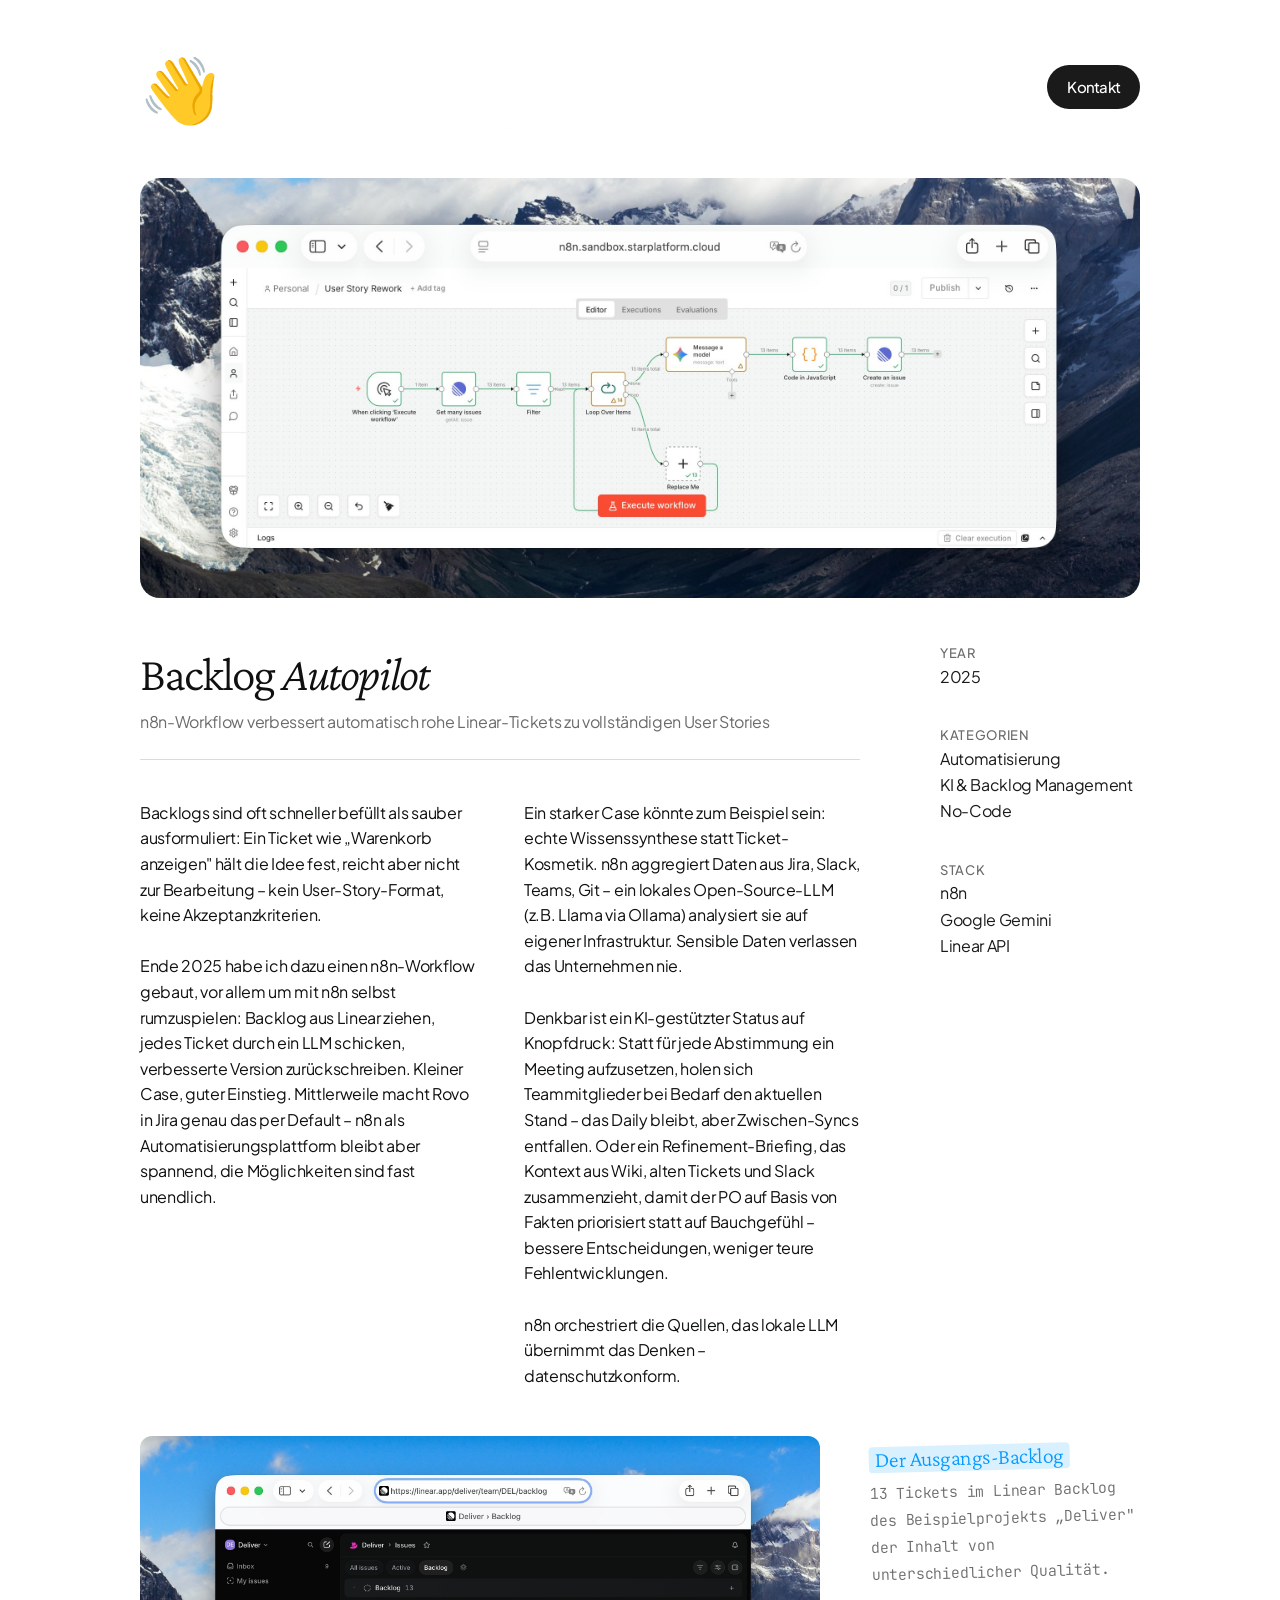
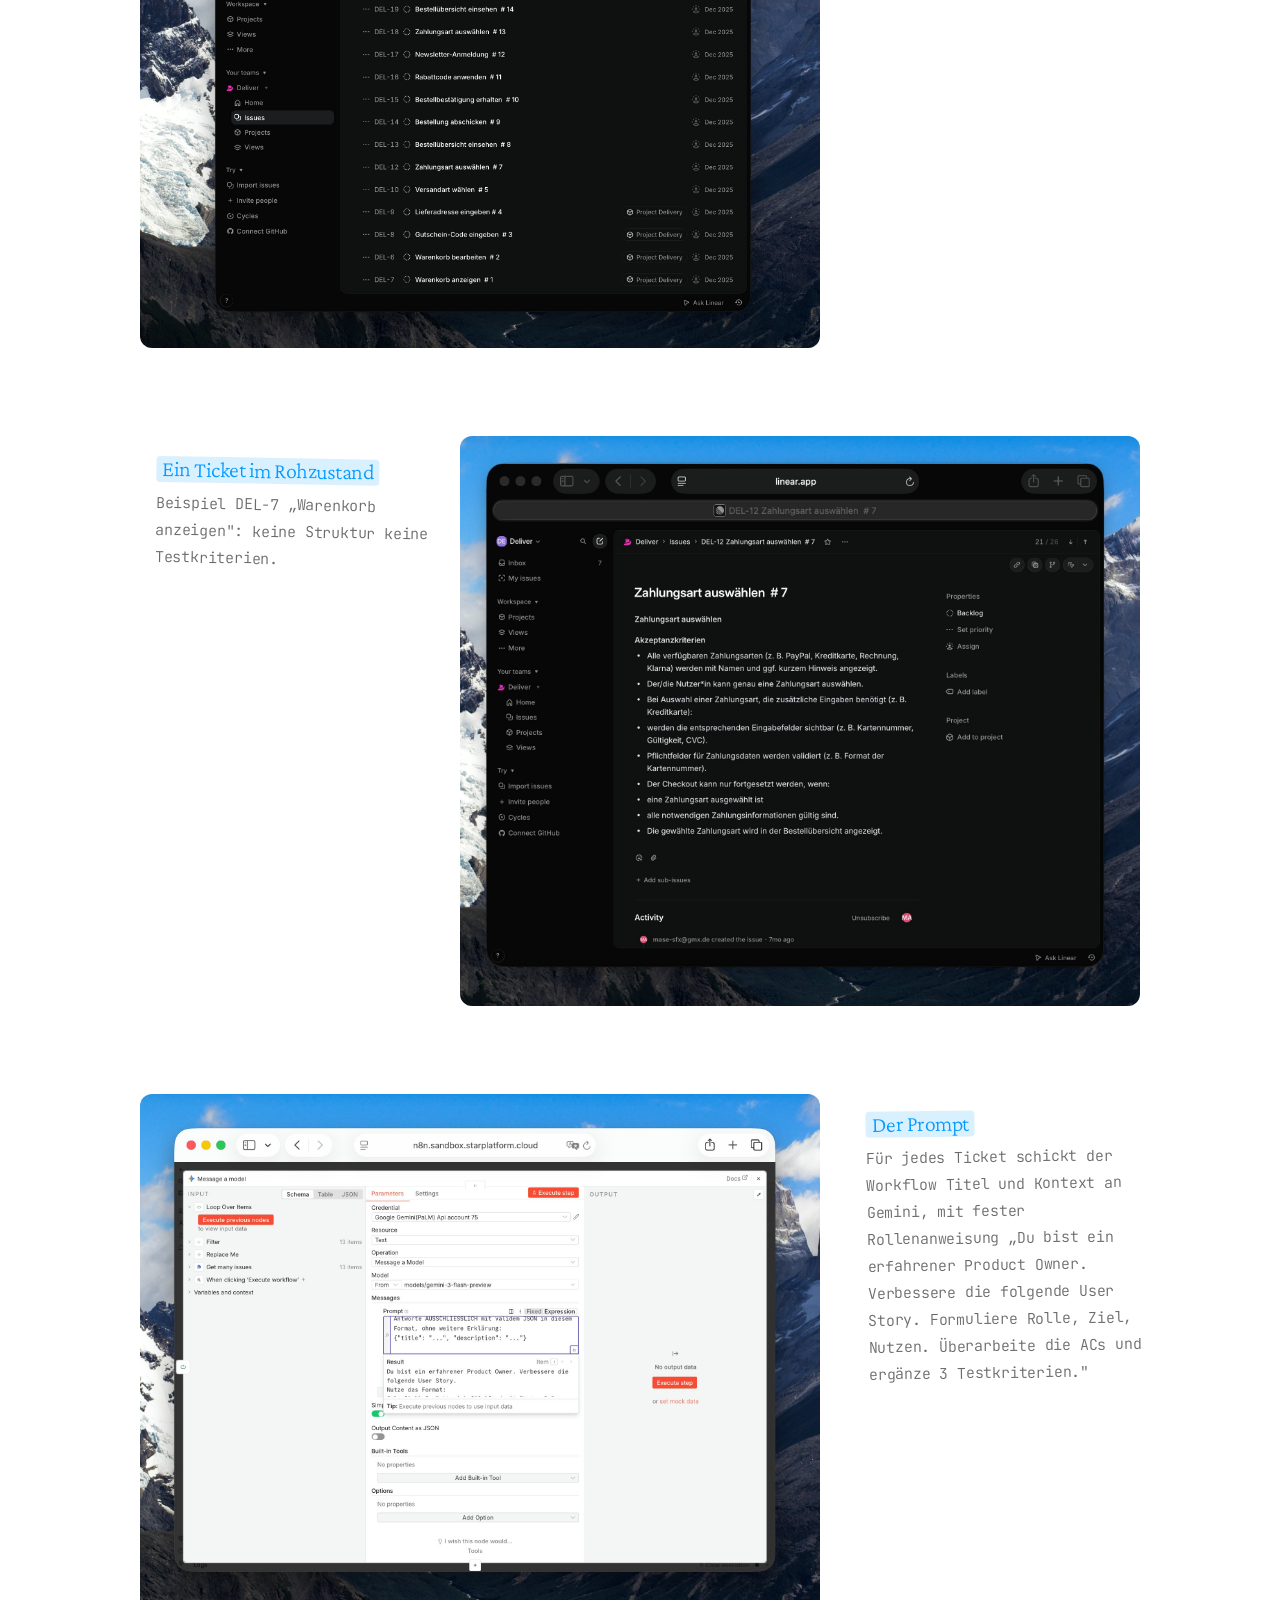
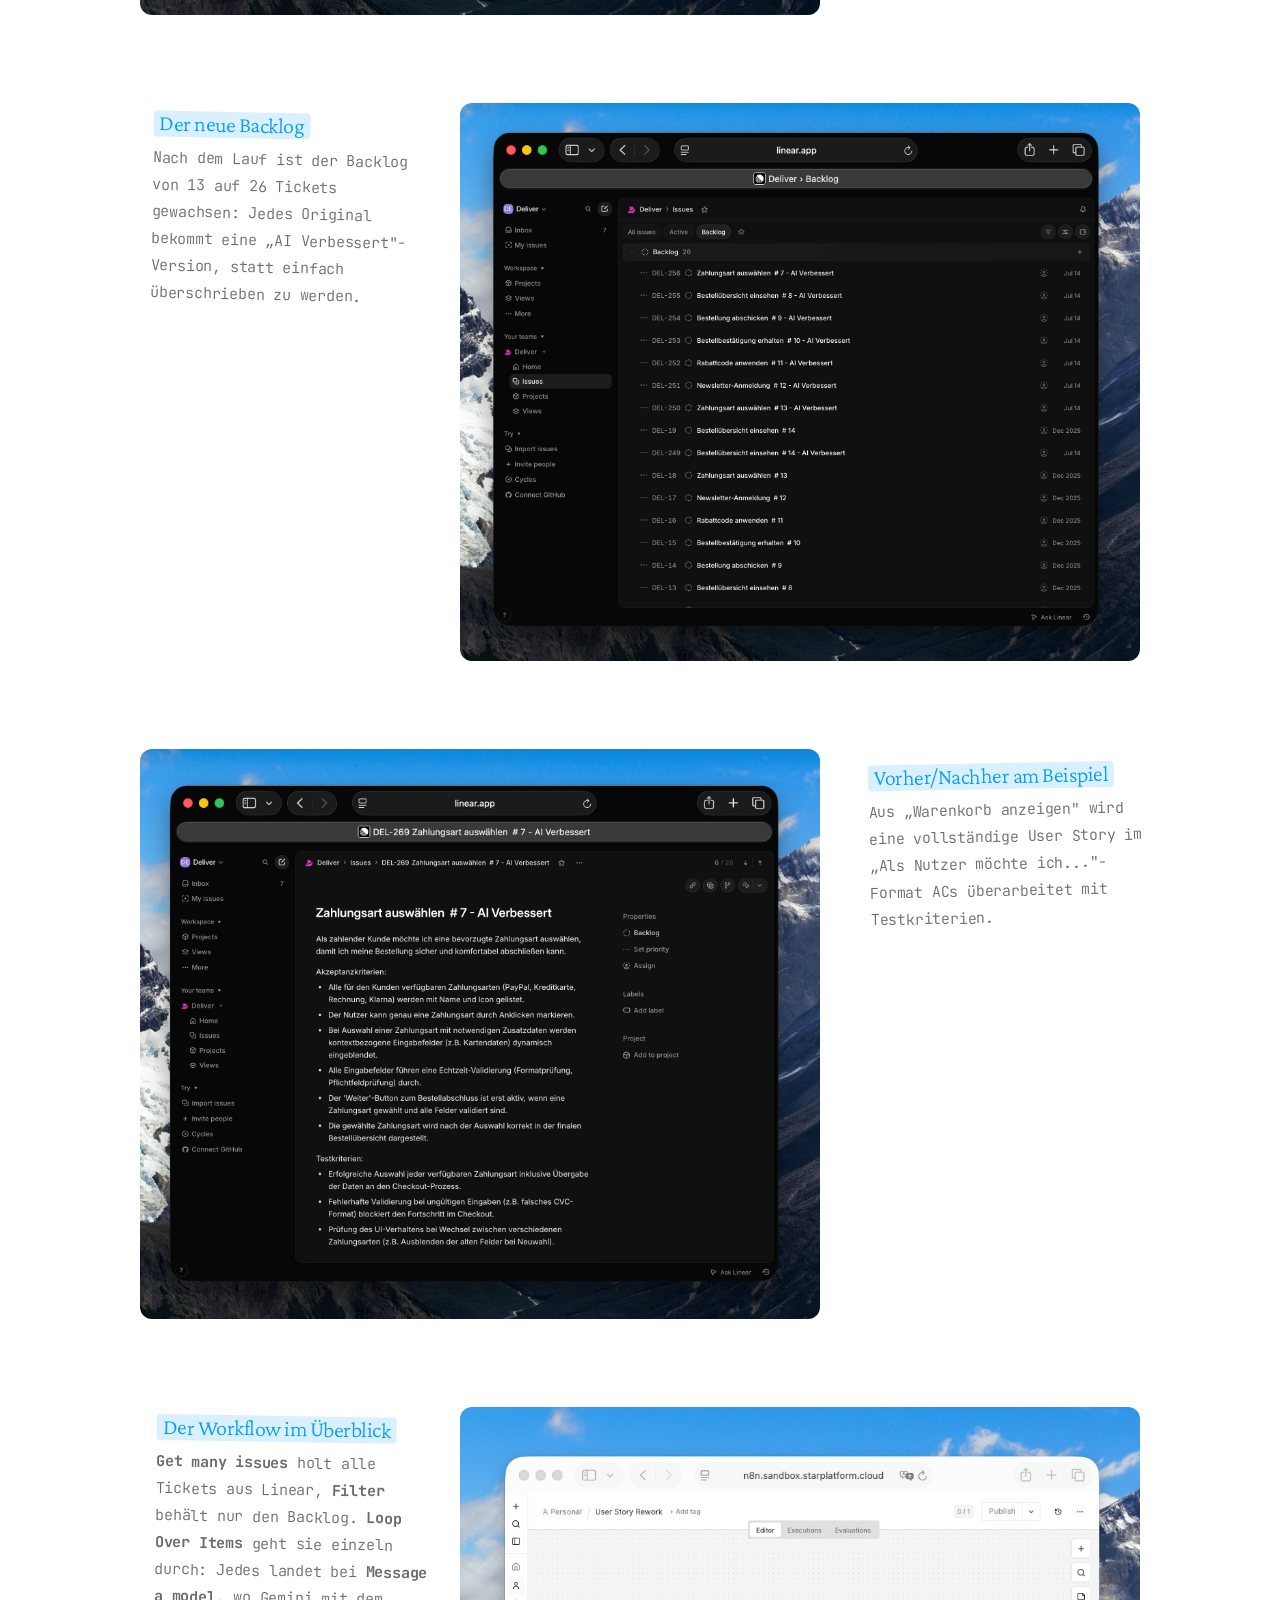
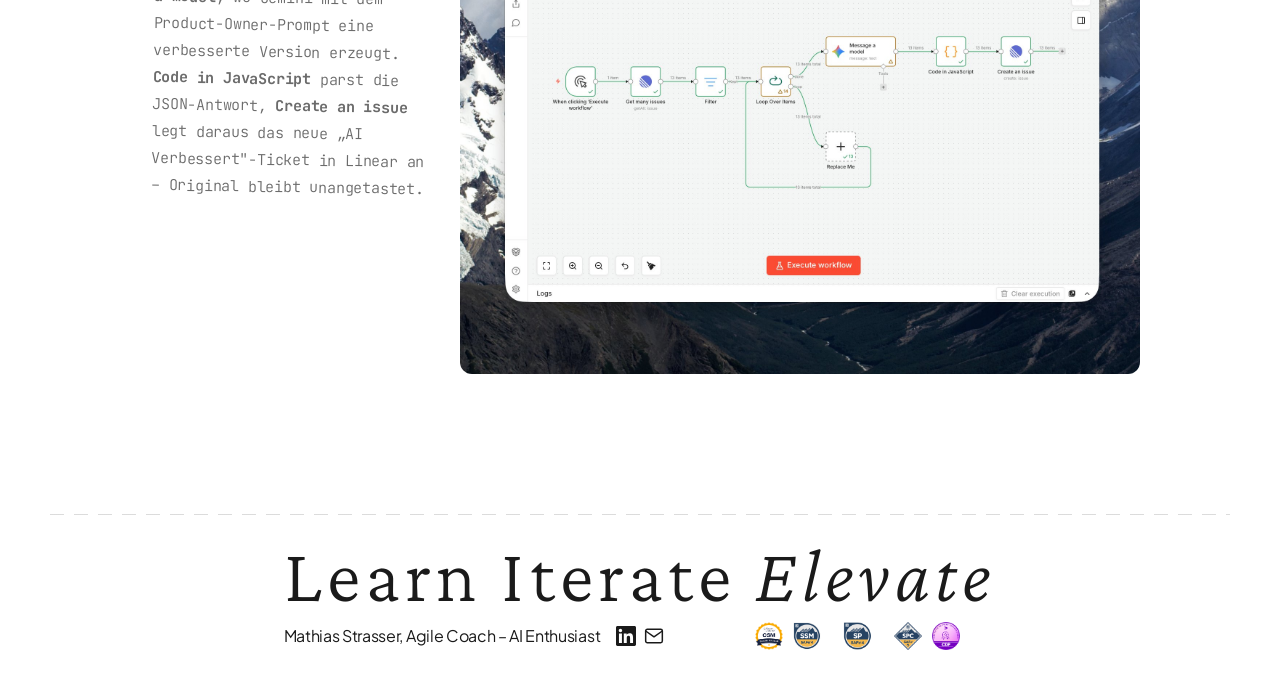
<file: n8n-workflow.html>
<!DOCTYPE html>
<html lang="de">
<head>
  <meta charset="UTF-8">
  <meta name="viewport" content="width=device-width, initial-scale=1.0">
  <title>Backlog Autopilot – Agile Coach &amp; Scrum Master</title>
  <meta name="description" content="n8n-Workflow zur automatischen Backlog-Verbesserung – Projekt-Detailseite">
  <link rel="preconnect" href="https://fonts.googleapis.com">
  <link rel="preconnect" href="https://fonts.gstatic.com" crossorigin>
  <link href="https://fonts.googleapis.com/css2?family=Crimson+Pro:ital,wght@0,300;0,400;1,300;1,400&family=Plus+Jakarta+Sans:wght@400;500;600&family=JetBrains+Mono:wght@300;400&display=swap" rel="stylesheet">
  <link rel="stylesheet" href="styles.css">
</head>
<body>

  <header class="navbar">
    <a href="index.html#projekte" class="navbar-logo" aria-label="Zurück zur Startseite">
      <span class="nav-logo" aria-hidden="true">👋</span>
    </a>
    <a href="mailto:mathias.strasser@gmx.de" class="btn-pill">Kontakt</a>
  </header>
  <div class="nav-fade"></div>

  <main>

    <section class="project-detail-hero">
      <img
        src="n8n/Header Detail.jpg"
        alt="Backlog Autopilot – n8n-Workflow im Editor"
        class="project-hero-img"
      >
    </section>

    <section class="project-detail-content">
      <div class="project-layout-wrapper">
        <div class="project-main">
          <h1 class="project-headline">Backlog <em>Autopilot</em></h1>
          <p class="project-subtext">
            n8n-Workflow verbessert automatisch rohe Linear-Tickets zu vollständigen User Stories
          </p>

          <div class="project-divider"></div>

          <div class="project-text">
            <div class="project-text-column">
              <p>
                Backlogs sind oft schneller befüllt als sauber ausformuliert: Ein Ticket wie „Warenkorb anzeigen" hält die Idee fest, reicht aber nicht zur Bearbeitung – kein User-Story-Format, keine Akzeptanzkriterien.
              </p>
              <p>
                Ende 2025 habe ich dazu einen n8n-Workflow gebaut, vor allem um mit n8n selbst rumzuspielen: Backlog aus Linear ziehen, jedes Ticket durch ein LLM schicken, verbesserte Version zurückschreiben. Kleiner Case, guter Einstieg. Mittlerweile macht Rovo in Jira genau das per Default – n8n als Automatisierungsplattform bleibt aber spannend, die Möglichkeiten sind fast unendlich.
              </p>
            </div>

            <div class="project-text-column">
              <p>
                Ein starker Case könnte zum Beispiel sein: echte Wissenssynthese statt Ticket-Kosmetik. n8n aggregiert Daten aus Jira, Slack, Teams, Git – ein lokales Open-Source-LLM (z.B. Llama via Ollama) analysiert sie auf eigener Infrastruktur. Sensible Daten verlassen das Unternehmen nie.
              </p>
              <p>
                Denkbar ist ein KI-gestützter Status auf Knopfdruck: Statt für jede Abstimmung ein Meeting aufzusetzen, holen sich Teammitglieder bei Bedarf den aktuellen Stand – das Daily bleibt, aber Zwischen-Syncs entfallen. Oder ein Refinement-Briefing, das Kontext aus Wiki, alten Tickets und Slack zusammenzieht, damit der PO auf Basis von Fakten priorisiert statt auf Bauchgefühl – bessere Entscheidungen, weniger teure Fehlentwicklungen.
              </p>
              <p>
                n8n orchestriert die Quellen, das lokale LLM übernimmt das Denken – datenschutzkonform.
              </p>
            </div>
          </div>
        </div>

        <div class="project-sidebar">
          <div class="project-meta-group">
            <span class="project-meta-label">Year</span>
            <p class="project-meta-value">2025</p>
          </div>
          <div class="project-meta-group">
            <span class="project-meta-label">Kategorien</span>
            <p class="project-meta-value">Automatisierung</p>
            <p class="project-meta-value">KI &amp; Backlog Management</p>
            <p class="project-meta-value">No-Code</p>
          </div>
          <div class="project-meta-group">
            <span class="project-meta-label">Stack</span>
            <p class="project-meta-value">n8n</p>
            <p class="project-meta-value">Google Gemini</p>
            <p class="project-meta-value">Linear API</p>
          </div>
        </div>
      </div>

      <div class="project-detail-pairs">
        <div class="project-detail-pair">
          <img src="n8n/Backlog.jpg" alt="Linear-Backlog vor dem Workflow-Lauf">
          <div class="project-detail-box">
            <h4 class="project-detail-box-title">Der Ausgangs-Backlog</h4>
            <p>13 Tickets im Linear Backlog des Beispielprojekts „Deliver" der Inhalt von unterschiedlicher Qualität.</p>
          </div>
        </div>
        <div class="project-detail-pair">
          <img src="n8n/Del7.jpg" alt="Linear-Ticket DEL-7 im Rohzustand">
          <div class="project-detail-box">
            <h4 class="project-detail-box-title">Ein Ticket im Rohzustand</h4>
            <p>Beispiel DEL-7 „Warenkorb anzeigen": keine Struktur keine Testkriterien.</p>
          </div>
        </div>
        <div class="project-detail-pair">
          <img src="n8n/Prompt.jpg" alt="n8n-Node Message a Model mit Gemini-Prompt">
          <div class="project-detail-box">
            <h4 class="project-detail-box-title">Der Prompt</h4>
            <p>Für jedes Ticket schickt der Workflow Titel und Kontext an Gemini, mit fester Rollenanweisung „Du bist ein erfahrener Product Owner. Verbessere die folgende User Story. Formuliere Rolle, Ziel, Nutzen. Überarbeite die ACs und ergänze 3 Testkriterien."</p>
          </div>
        </div>
        <div class="project-detail-pair">
          <img src="n8n/Backlog neu.jpg" alt="Linear-Backlog nach dem Workflow-Lauf mit AI-verbesserten Tickets">
          <div class="project-detail-box">
            <h4 class="project-detail-box-title">Der neue Backlog</h4>
            <p>Nach dem Lauf ist der Backlog von 13 auf 26 Tickets gewachsen: Jedes Original bekommt eine „AI Verbessert"-Version, statt einfach überschrieben zu werden.</p>
          </div>
        </div>
        <div class="project-detail-pair">
          <img src="n8n/Del7 Verbessert.jpg" alt="AI-verbessertes Ticket DEL-256 mit vollständiger User Story">
          <div class="project-detail-box">
            <h4 class="project-detail-box-title">Vorher/Nachher am Beispiel</h4>
            <p>Aus „Warenkorb anzeigen" wird eine vollständige User Story im „Als Nutzer möchte ich..."-Format ACs überarbeitet mit Testkriterien.</p>
          </div>
        </div>
        <div class="project-detail-pair">
          <img src="n8n/Kachel.jpg" alt="Der komplette n8n-Workflow im Überblick">
          <div class="project-detail-box">
            <h4 class="project-detail-box-title">Der Workflow im Überblick</h4>
            <p><strong>Get many issues</strong> holt alle Tickets aus Linear, <strong>Filter</strong> behält nur den Backlog. <strong>Loop Over Items</strong> geht sie einzeln durch: Jedes landet bei <strong>Message a model</strong>, wo Gemini mit dem Product-Owner-Prompt eine verbesserte Version erzeugt. <strong>Code in JavaScript</strong> parst die JSON-Antwort, <strong>Create an issue</strong> legt daraus das neue „AI Verbessert"-Ticket in Linear an – Original bleibt unangetastet.</p>
          </div>
        </div>
      </div>
    </section>

  </main>

  <footer class="site-footer" id="kontakt">
    <div class="footer-inner">
      <p class="footer-headline">Learn Iterate <em>Elevate</em></p>
      <div class="footer-contact">
        <div class="footer-contact-left">
          <p class="footer-name">Mathias Strasser, Agile Coach – AI Enthusiast</p>
          <div class="footer-socials">
            <a href="https://linkedin.com/in/mathias-straßer" class="footer-icon" aria-label="LinkedIn-Profil" target="_blank" rel="noopener">
              <svg viewBox="0 0 24 24" width="20" height="20" fill="currentColor" aria-hidden="true"><path d="M20.447 20.452h-3.554v-5.569c0-1.328-.027-3.037-1.852-3.037-1.853 0-2.136 1.445-2.136 2.939v5.667H9.351V9h3.414v1.561h.046c.477-.9 1.637-1.85 3.37-1.85 3.601 0 4.267 2.37 4.267 5.455v6.286zM5.337 7.433c-1.144 0-2.063-.926-2.063-2.065 0-1.138.92-2.063 2.063-2.063 1.14 0 2.064.925 2.064 2.063 0 1.139-.925 2.065-2.064 2.065zm1.782 13.019H3.555V9h3.564v11.452zM22.225 0H1.771C.792 0 0 .774 0 1.729v20.542C0 23.227.792 24 1.771 24h20.451C23.2 24 24 23.227 24 22.271V1.729C24 .774 23.2 0 22.222 0h.003z"/></svg>
            </a>
            <a href="mailto:mathias.strasser@gmx.de" class="footer-icon" aria-label="E-Mail schreiben">
              <svg viewBox="0 0 24 24" width="20" height="20" fill="none" stroke="currentColor" stroke-width="1.8" stroke-linecap="round" stroke-linejoin="round" aria-hidden="true"><rect x="2" y="4" width="20" height="16" rx="2"/><path d="m22 6-10 7L2 6"/></svg>
            </a>
          </div>
        </div>
        <div class="footer-badges">
          <img src="Badges/SA CSM.png" alt="Certified Scrum Master (Scrum Alliance)" class="footer-badge">
          <img src="Badges/SAFe Scrum Master 4.png" alt="SAFe Scrum Master 4" class="footer-badge">
          <img src="Badges/SAFe Practioner.png" alt="SAFe Practitioner" class="footer-badge">
          <img src="Badges/SAFe SPC.png" alt="SAFe Practice Consultant (SPC) 5" class="footer-badge">
          <img src="Badges/Certified Delivery .png" alt="Certified Delivery Professional (CDP)" class="footer-badge">
        </div>
      </div>
    </div>
  </footer>

</body>
</html>
</file>
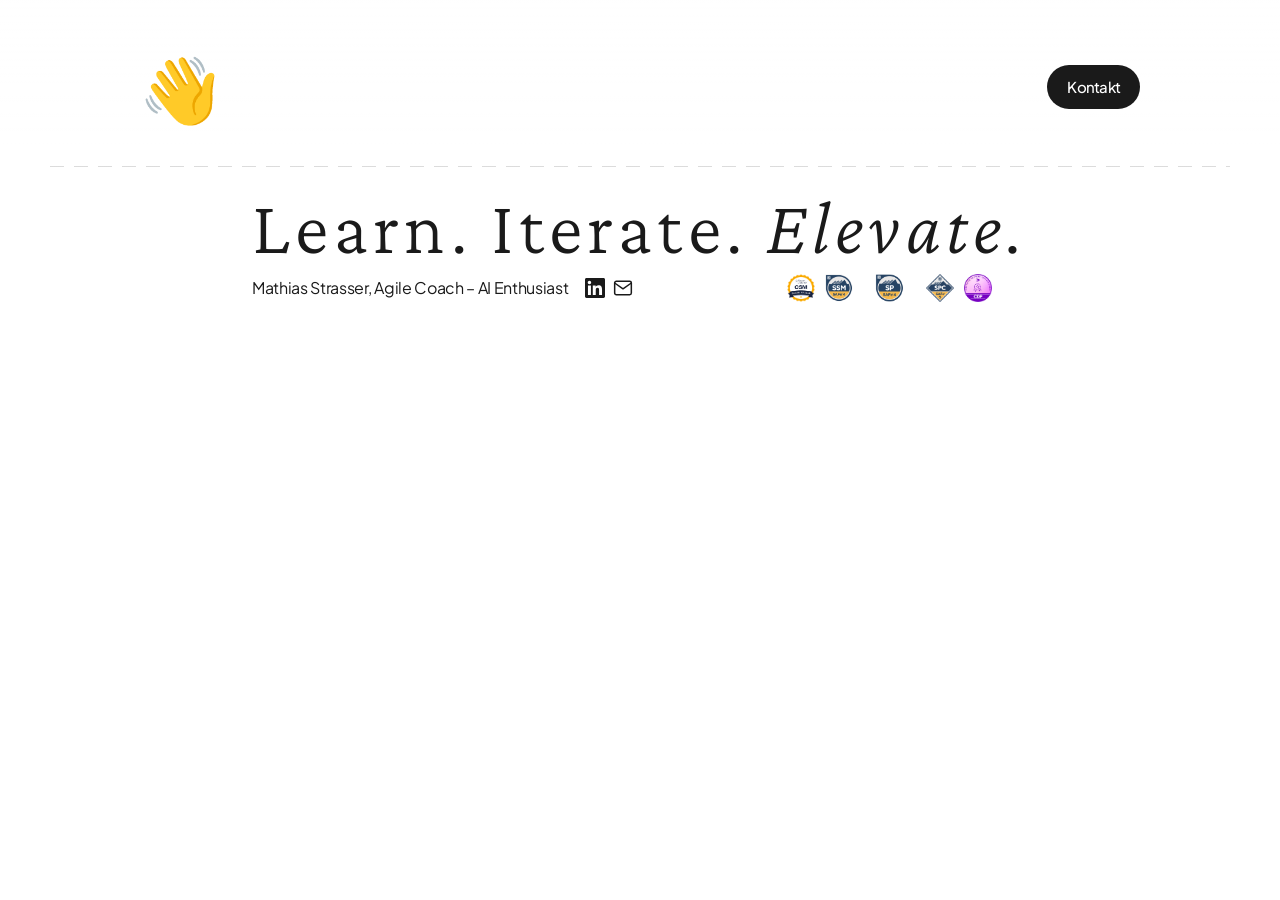
<file: navbar.html>
<!DOCTYPE html>
<html lang="de">
<head>
  <meta charset="UTF-8">
  <meta name="viewport" content="width=device-width, initial-scale=1.0">
  <title>[Projekttitel] – Agile Coach &amp; Scrum Master</title>
  <meta name="description" content="[Projektbeschreibung]">
  <link rel="preconnect" href="https://fonts.googleapis.com">
  <link rel="preconnect" href="https://fonts.gstatic.com" crossorigin>
  <link href="https://fonts.googleapis.com/css2?family=Crimson+Pro:ital,wght@0,300;0,400;1,300;1,400&family=Plus+Jakarta+Sans:wght@400;500;600&family=JetBrains+Mono:wght@300;400&display=swap" rel="stylesheet">
  <link rel="stylesheet" href="styles.css">
</head>
<body>

  <header class="navbar">
    <a href="index.html" class="navbar-logo" aria-label="Zurück zur Startseite">
      <span class="nav-logo" aria-hidden="true">👋</span>
    </a>
    <a href="mailto:mathias.strasser@gmx.de" class="btn-pill">Kontakt</a>
  </header>
  <div class="nav-fade"></div>

  <main>
    <!-- Projektinhalt hier einfügen -->
  </main>

  <footer class="site-footer" id="kontakt">
    <div class="footer-inner">
      <p class="footer-headline">Learn. Iterate. <em>Elevate.</em></p>
      <div class="footer-contact">
        <div class="footer-contact-left">
          <p class="footer-name">Mathias Strasser, Agile Coach – AI Enthusiast</p>
          <div class="footer-socials">
            <a href="https://linkedin.com/in/mathias-straßer" class="footer-icon" aria-label="LinkedIn-Profil" target="_blank" rel="noopener">
              <svg viewBox="0 0 24 24" width="20" height="20" fill="currentColor" aria-hidden="true"><path d="M20.447 20.452h-3.554v-5.569c0-1.328-.027-3.037-1.852-3.037-1.853 0-2.136 1.445-2.136 2.939v5.667H9.351V9h3.414v1.561h.046c.477-.9 1.637-1.85 3.37-1.85 3.601 0 4.267 2.37 4.267 5.455v6.286zM5.337 7.433c-1.144 0-2.063-.926-2.063-2.065 0-1.138.92-2.063 2.063-2.063 1.14 0 2.064.925 2.064 2.063 0 1.139-.925 2.065-2.064 2.065zm1.782 13.019H3.555V9h3.564v11.452zM22.225 0H1.771C.792 0 0 .774 0 1.729v20.542C0 23.227.792 24 1.771 24h20.451C23.2 24 24 23.227 24 22.271V1.729C24 .774 23.2 0 22.222 0h.003z"/></svg>
            </a>
            <a href="mailto:mathias.strasser@gmx.de" class="footer-icon" aria-label="E-Mail schreiben">
              <svg viewBox="0 0 24 24" width="20" height="20" fill="none" stroke="currentColor" stroke-width="1.8" stroke-linecap="round" stroke-linejoin="round" aria-hidden="true"><rect x="2" y="4" width="20" height="16" rx="2"/><path d="m22 6-10 7L2 6"/></svg>
            </a>
          </div>
        </div>
        <div class="footer-badges">
          <img src="Badges/SA CSM.png" alt="Certified Scrum Master (Scrum Alliance)" class="footer-badge">
          <img src="Badges/SAFe Scrum Master 4.png" alt="SAFe Scrum Master 4" class="footer-badge">
          <img src="Badges/SAFe Practioner.png" alt="SAFe Practitioner" class="footer-badge">
          <img src="Badges/SAFe SPC.png" alt="SAFe Practice Consultant (SPC) 5" class="footer-badge">
          <img src="Badges/Certified Delivery .png" alt="Certified Delivery Professional (CDP)" class="footer-badge">
        </div>
      </div>
    </div>
  </footer>

</body>
</html>
</file>
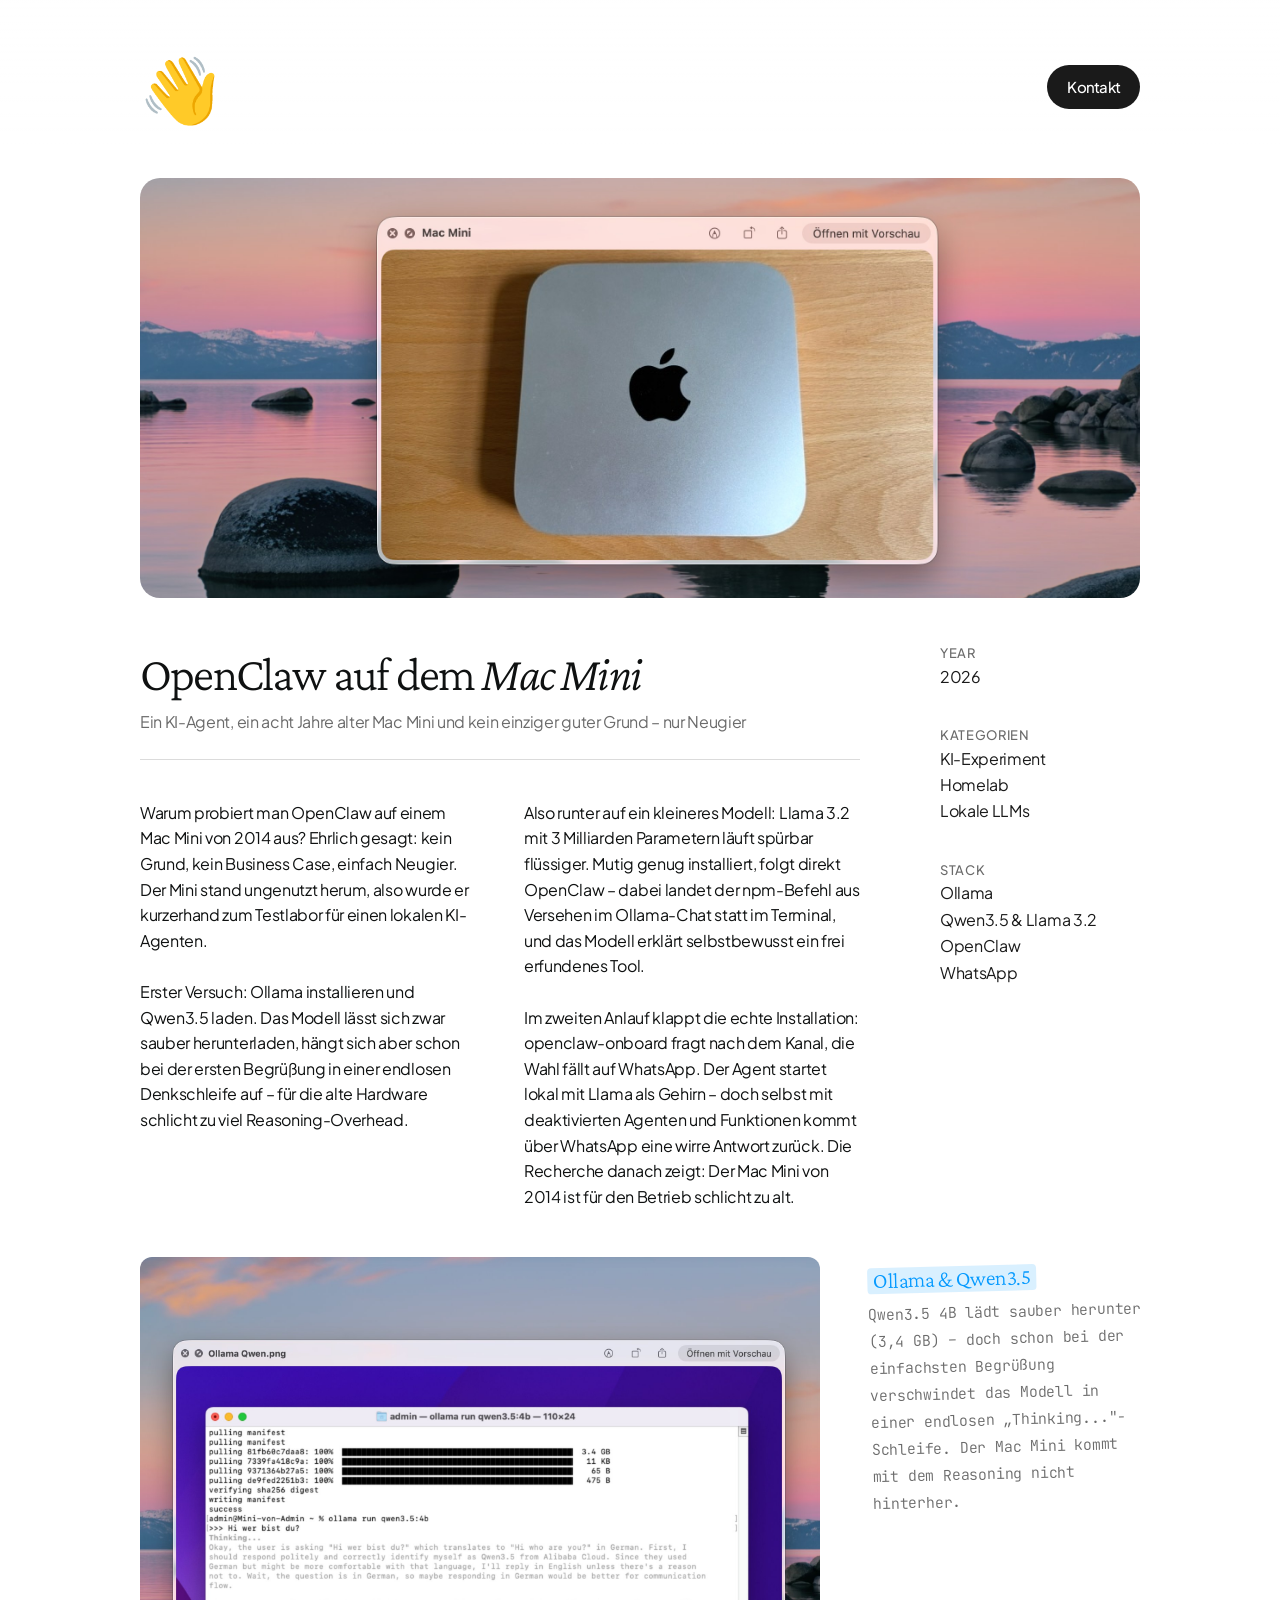
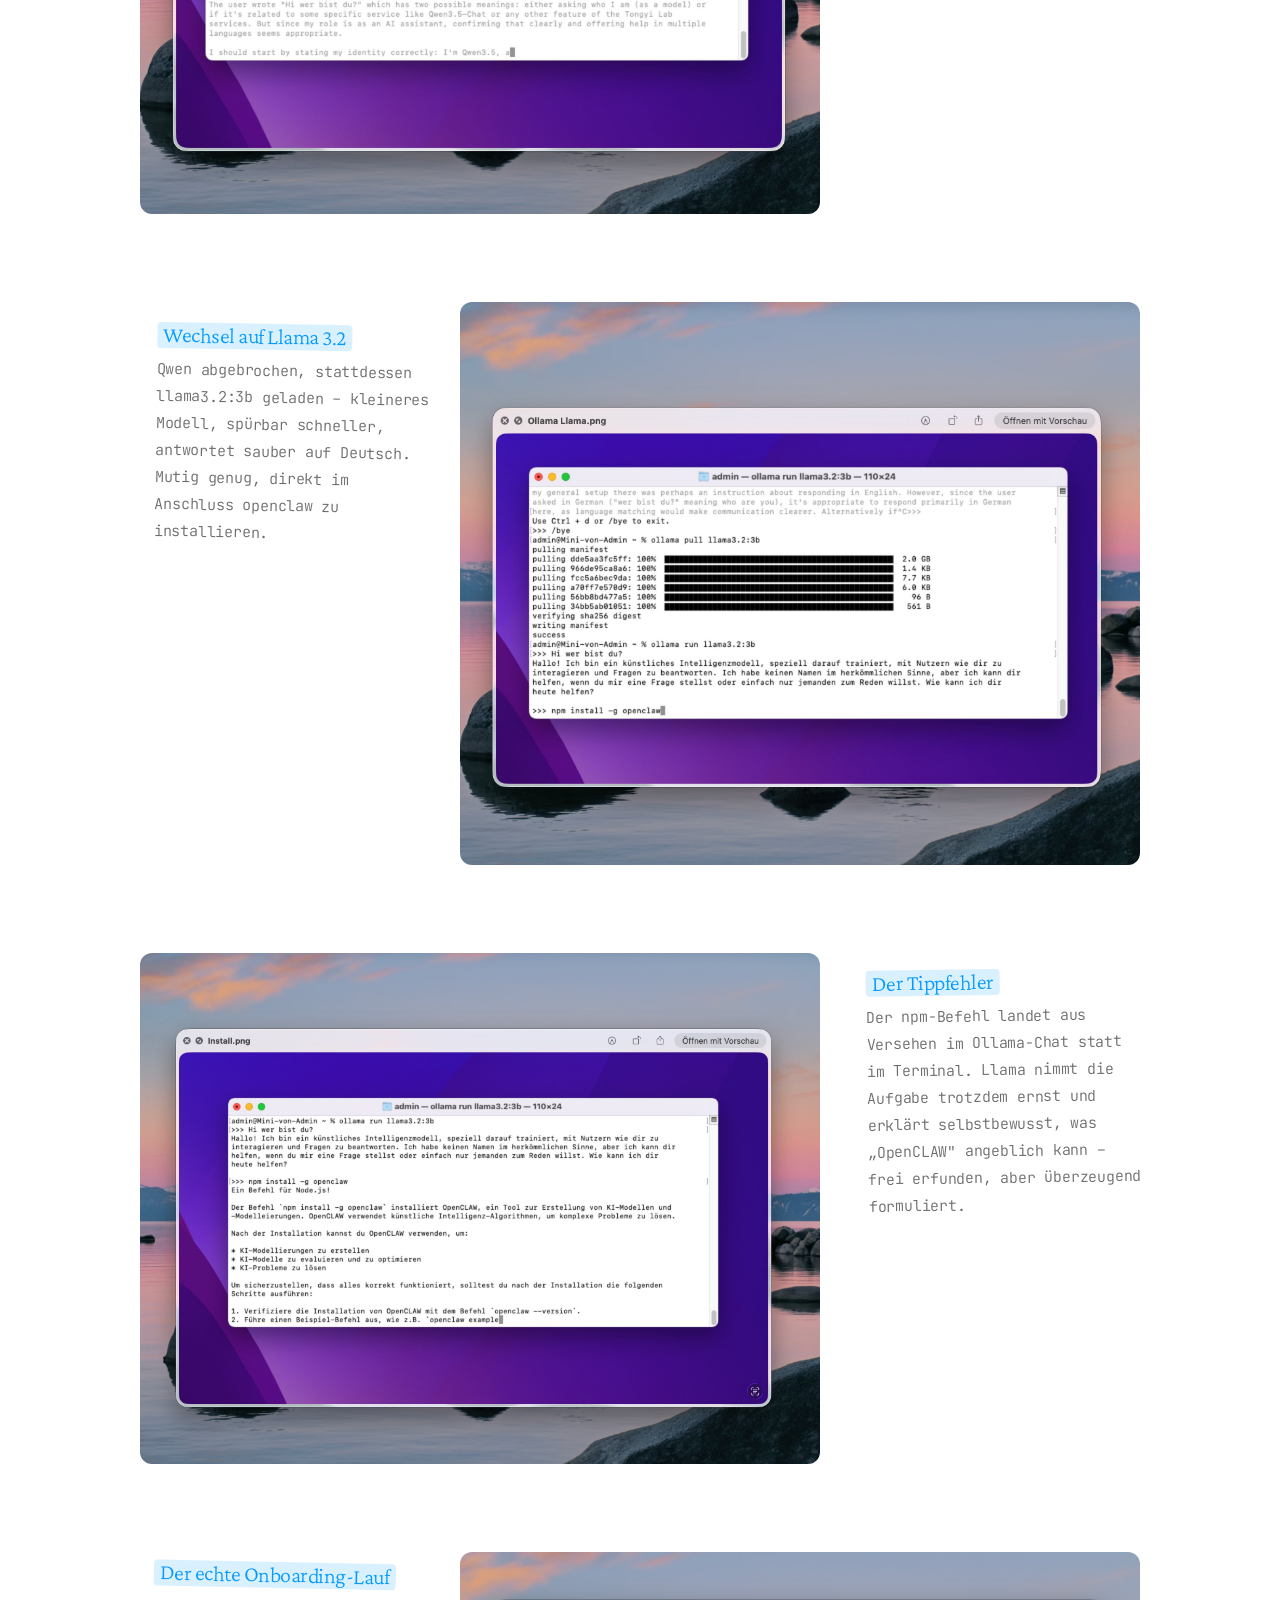
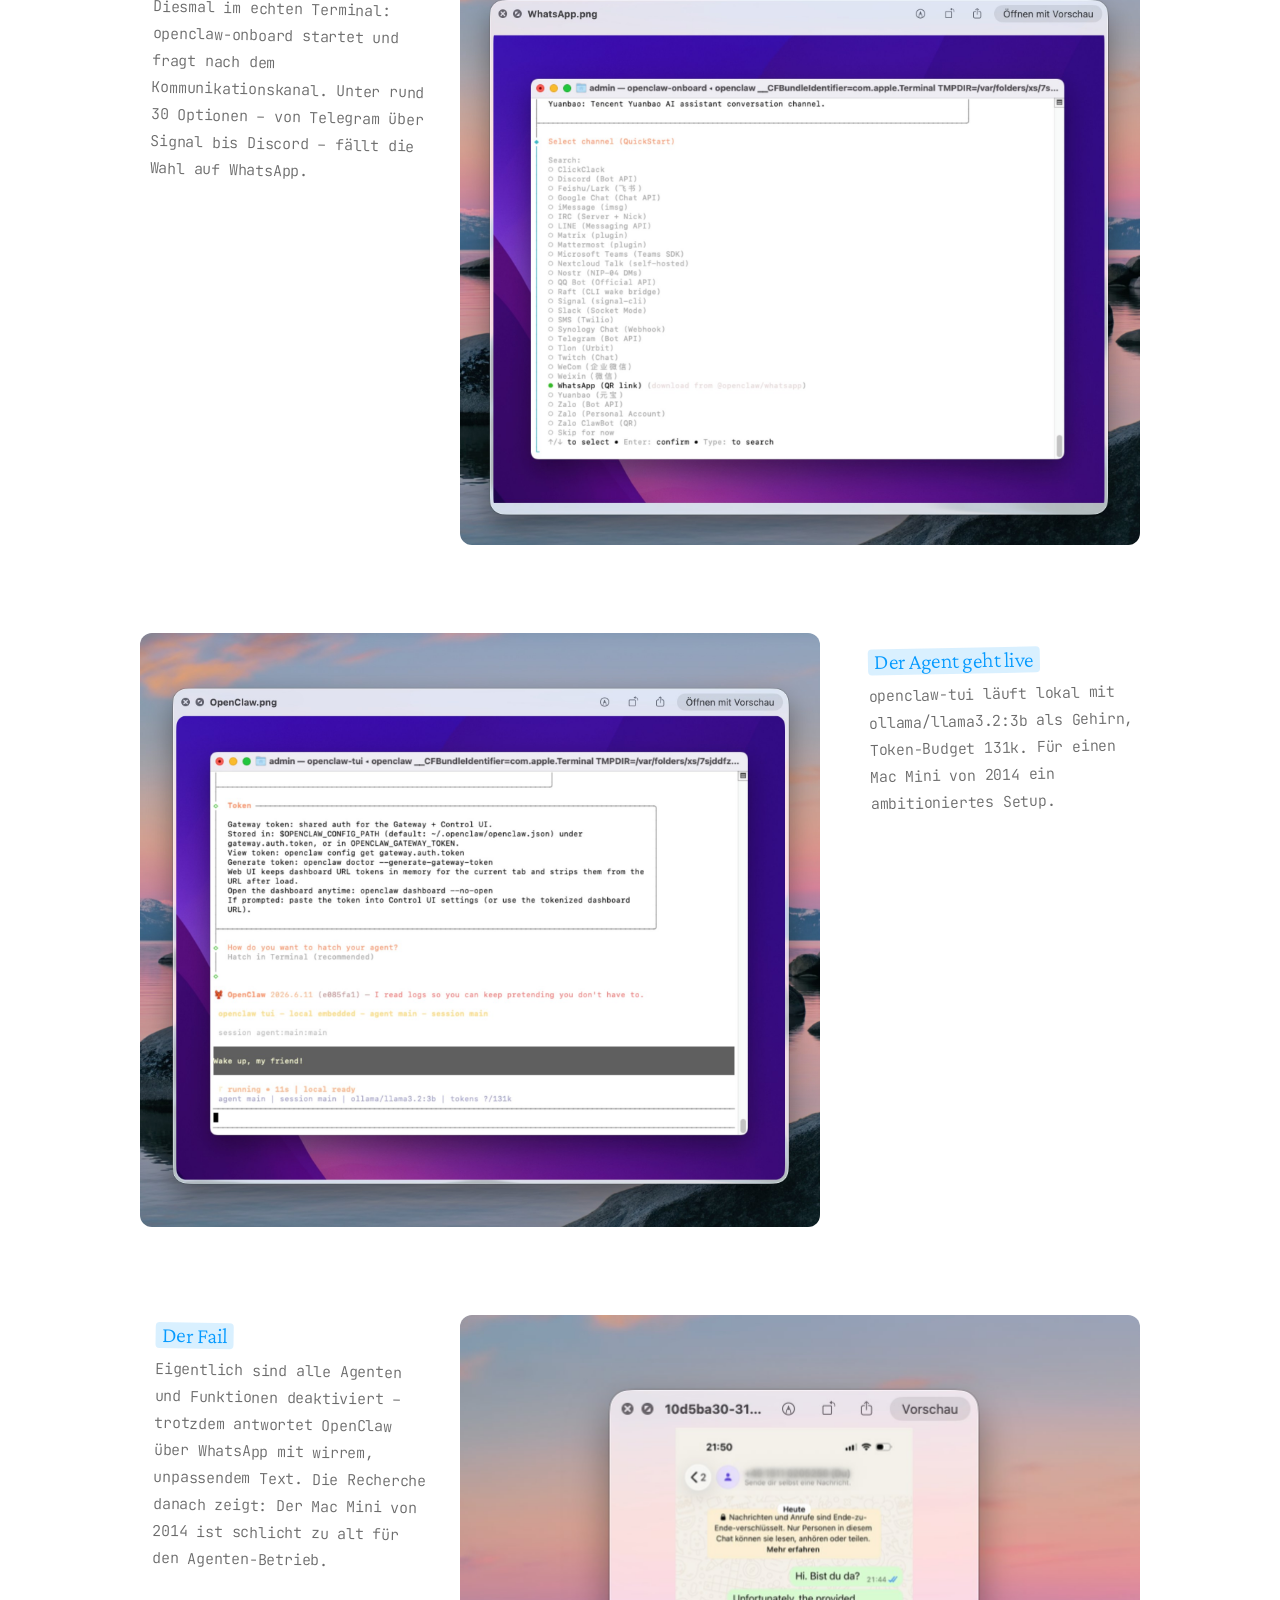
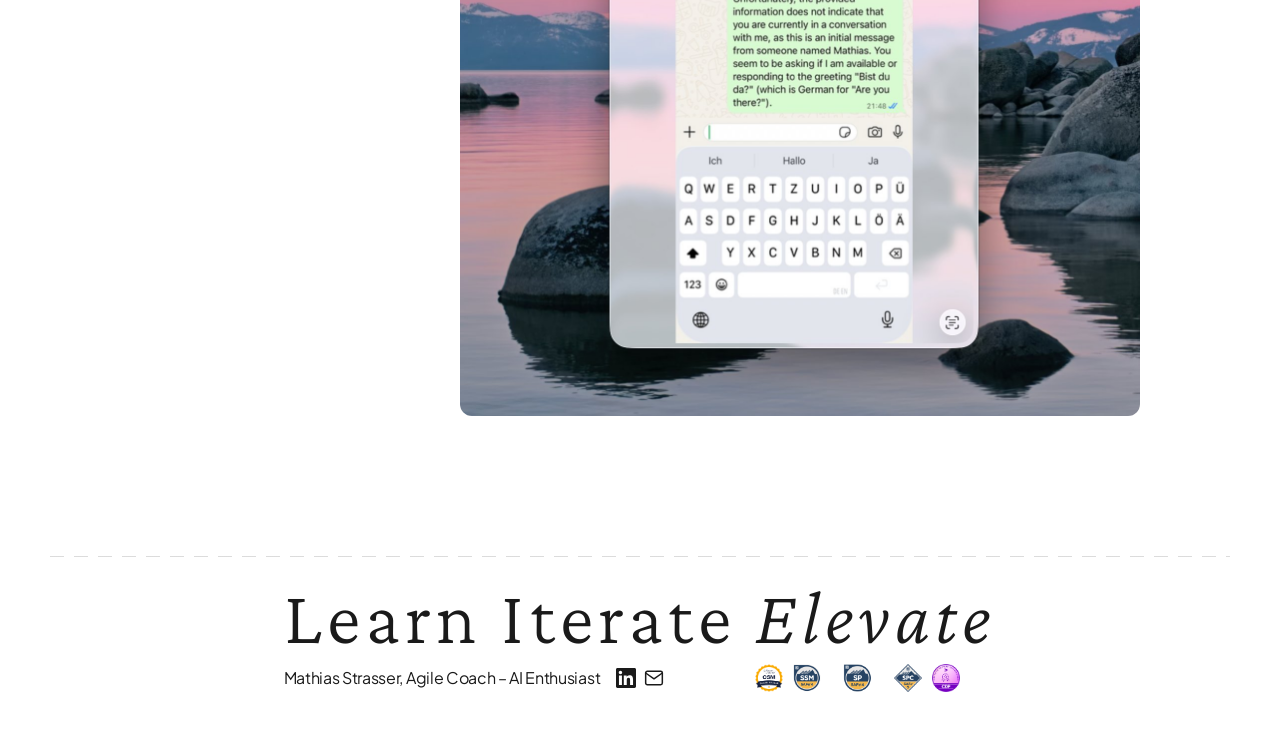
<file: openclaw.html>
<!DOCTYPE html>
<html lang="de">
<head>
  <meta charset="UTF-8">
  <meta name="viewport" content="width=device-width, initial-scale=1.0">
  <title>OpenClaw auf dem Mac Mini – Agile Coach &amp; Scrum Master</title>
  <meta name="description" content="KI-Agent OpenClaw auf einem alten Mac Mini (2014) zum Laufen gebracht – Projekt-Detailseite">
  <link rel="preconnect" href="https://fonts.googleapis.com">
  <link rel="preconnect" href="https://fonts.gstatic.com" crossorigin>
  <link href="https://fonts.googleapis.com/css2?family=Crimson+Pro:ital,wght@0,300;0,400;1,300;1,400&family=Plus+Jakarta+Sans:wght@400;500;600&family=JetBrains+Mono:wght@300;400&display=swap" rel="stylesheet">
  <link rel="stylesheet" href="styles.css">
</head>
<body>

  <header class="navbar">
    <a href="index.html#projekte" class="navbar-logo" aria-label="Zurück zur Startseite">
      <span class="nav-logo" aria-hidden="true">👋</span>
    </a>
    <a href="mailto:mathias.strasser@gmx.de" class="btn-pill">Kontakt</a>
  </header>
  <div class="nav-fade"></div>

  <main>

    <section class="project-detail-hero">
      <img
        src="OpenClaw/Header Detail.jpg"
        alt="Mac Mini (2014) auf einem Holztisch, bereit für das OpenClaw-Experiment"
        class="project-hero-img"
      >
    </section>

    <section class="project-detail-content">
      <div class="project-layout-wrapper">
        <div class="project-main">
          <h1 class="project-headline">OpenClaw auf dem <em>Mac Mini</em></h1>
          <p class="project-subtext">
            Ein KI-Agent, ein acht Jahre alter Mac Mini und kein einziger guter Grund – nur Neugier
          </p>

          <div class="project-divider"></div>

          <div class="project-text">
            <div class="project-text-column">
              <p>
                Warum probiert man OpenClaw auf einem Mac Mini von 2014 aus? Ehrlich gesagt: kein Grund, kein Business Case, einfach Neugier. Der Mini stand ungenutzt herum, also wurde er kurzerhand zum Testlabor für einen lokalen KI-Agenten.
              </p>
              <p>
                Erster Versuch: Ollama installieren und Qwen3.5 laden. Das Modell lässt sich zwar sauber herunterladen, hängt sich aber schon bei der ersten Begrüßung in einer endlosen Denkschleife auf – für die alte Hardware schlicht zu viel Reasoning-Overhead.
              </p>
            </div>

            <div class="project-text-column">
              <p>
                Also runter auf ein kleineres Modell: Llama 3.2 mit 3 Milliarden Parametern läuft spürbar flüssiger. Mutig genug installiert, folgt direkt OpenClaw – dabei landet der npm-Befehl aus Versehen im Ollama-Chat statt im Terminal, und das Modell erklärt selbstbewusst ein frei erfundenes Tool.
              </p>
              <p>
                Im zweiten Anlauf klappt die echte Installation: openclaw-onboard fragt nach dem Kanal, die Wahl fällt auf WhatsApp. Der Agent startet lokal mit Llama als Gehirn – doch selbst mit deaktivierten Agenten und Funktionen kommt über WhatsApp eine wirre Antwort zurück. Die Recherche danach zeigt: Der Mac Mini von 2014 ist für den Betrieb schlicht zu alt.
              </p>
            </div>
          </div>
        </div>

        <div class="project-sidebar">
          <div class="project-meta-group">
            <span class="project-meta-label">Year</span>
            <p class="project-meta-value">2026</p>
          </div>
          <div class="project-meta-group">
            <span class="project-meta-label">Kategorien</span>
            <p class="project-meta-value">KI-Experiment</p>
            <p class="project-meta-value">Homelab</p>
            <p class="project-meta-value">Lokale LLMs</p>
          </div>
          <div class="project-meta-group">
            <span class="project-meta-label">Stack</span>
            <p class="project-meta-value">Ollama</p>
            <p class="project-meta-value">Qwen3.5 &amp; Llama 3.2</p>
            <p class="project-meta-value">OpenClaw</p>
            <p class="project-meta-value">WhatsApp</p>
          </div>
        </div>
      </div>

      <div class="project-detail-pairs">
        <div class="project-detail-pair">
          <img src="OpenClaw/1.jpg" alt="Terminal mit Ollama-Download von Qwen3.5, das Modell hängt in einer endlosen Denkschleife">
          <div class="project-detail-box">
            <h4 class="project-detail-box-title">Ollama &amp; Qwen3.5</h4>
            <p>Qwen3.5 4B lädt sauber herunter (3,4 GB) – doch schon bei der einfachsten Begrüßung verschwindet das Modell in einer endlosen „Thinking..."-Schleife. Der Mac Mini kommt mit dem Reasoning nicht hinterher.</p>
          </div>
        </div>
        <div class="project-detail-pair">
          <img src="OpenClaw/2.jpg" alt="Terminal mit Ollama und Llama 3.2, das Modell antwortet zuverlässig auf Deutsch">
          <div class="project-detail-box">
            <h4 class="project-detail-box-title">Wechsel auf Llama 3.2</h4>
            <p>Qwen abgebrochen, stattdessen llama3.2:3b geladen – kleineres Modell, spürbar schneller, antwortet sauber auf Deutsch. Mutig genug, direkt im Anschluss openclaw zu installieren.</p>
          </div>
        </div>
        <div class="project-detail-pair">
          <img src="OpenClaw/3.jpg" alt="Llama erklärt selbstbewusst ein frei erfundenes Tool namens OpenCLAW">
          <div class="project-detail-box">
            <h4 class="project-detail-box-title">Der Tippfehler</h4>
            <p>Der npm-Befehl landet aus Versehen im Ollama-Chat statt im Terminal. Llama nimmt die Aufgabe trotzdem ernst und erklärt selbstbewusst, was „OpenCLAW" angeblich kann – frei erfunden, aber überzeugend formuliert.</p>
          </div>
        </div>
        <div class="project-detail-pair">
          <img src="OpenClaw/4.jpg" alt="openclaw-onboard im Terminal fragt nach dem Kommunikationskanal, WhatsApp ist ausgewählt">
          <div class="project-detail-box">
            <h4 class="project-detail-box-title">Der echte Onboarding-Lauf</h4>
            <p>Diesmal im echten Terminal: openclaw-onboard startet und fragt nach dem Kommunikationskanal. Unter rund 30 Optionen – von Telegram über Signal bis Discord – fällt die Wahl auf WhatsApp.</p>
          </div>
        </div>
        <div class="project-detail-pair">
          <img src="OpenClaw/5.jpg" alt="openclaw-tui läuft lokal mit Llama 3.2 als Agenten-Modell">
          <div class="project-detail-box">
            <h4 class="project-detail-box-title">Der Agent geht live</h4>
            <p>openclaw-tui läuft lokal mit ollama/llama3.2:3b als Gehirn, Token-Budget 131k. Für einen Mac Mini von 2014 ein ambitioniertes Setup.</p>
          </div>
        </div>
        <div class="project-detail-pair">
          <img src="OpenClaw/WhatsAppFail.jpg" alt="WhatsApp-Chat mit einer wirren, unpassenden Antwort trotz deaktivierter Agenten-Funktionen">
          <div class="project-detail-box">
            <h4 class="project-detail-box-title">Der Fail</h4>
            <p>Eigentlich sind alle Agenten und Funktionen deaktiviert – trotzdem antwortet OpenClaw über WhatsApp mit wirrem, unpassendem Text. Die Recherche danach zeigt: Der Mac Mini von 2014 ist schlicht zu alt für den Agenten-Betrieb.</p>
          </div>
        </div>
      </div>
    </section>

  </main>

  <footer class="site-footer" id="kontakt">
    <div class="footer-inner">
      <p class="footer-headline">Learn Iterate <em>Elevate</em></p>
      <div class="footer-contact">
        <div class="footer-contact-left">
          <p class="footer-name">Mathias Strasser, Agile Coach – AI Enthusiast</p>
          <div class="footer-socials">
            <a href="https://linkedin.com/in/mathias-straßer" class="footer-icon" aria-label="LinkedIn-Profil" target="_blank" rel="noopener">
              <svg viewBox="0 0 24 24" width="20" height="20" fill="currentColor" aria-hidden="true"><path d="M20.447 20.452h-3.554v-5.569c0-1.328-.027-3.037-1.852-3.037-1.853 0-2.136 1.445-2.136 2.939v5.667H9.351V9h3.414v1.561h.046c.477-.9 1.637-1.85 3.37-1.85 3.601 0 4.267 2.37 4.267 5.455v6.286zM5.337 7.433c-1.144 0-2.063-.926-2.063-2.065 0-1.138.92-2.063 2.063-2.063 1.14 0 2.064.925 2.064 2.063 0 1.139-.925 2.065-2.064 2.065zm1.782 13.019H3.555V9h3.564v11.452zM22.225 0H1.771C.792 0 0 .774 0 1.729v20.542C0 23.227.792 24 1.771 24h20.451C23.2 24 24 23.227 24 22.271V1.729C24 .774 23.2 0 22.222 0h.003z"/></svg>
            </a>
            <a href="mailto:mathias.strasser@gmx.de" class="footer-icon" aria-label="E-Mail schreiben">
              <svg viewBox="0 0 24 24" width="20" height="20" fill="none" stroke="currentColor" stroke-width="1.8" stroke-linecap="round" stroke-linejoin="round" aria-hidden="true"><rect x="2" y="4" width="20" height="16" rx="2"/><path d="m22 6-10 7L2 6"/></svg>
            </a>
          </div>
        </div>
        <div class="footer-badges">
          <img src="Badges/SA CSM.png" alt="Certified Scrum Master (Scrum Alliance)" class="footer-badge">
          <img src="Badges/SAFe Scrum Master 4.png" alt="SAFe Scrum Master 4" class="footer-badge">
          <img src="Badges/SAFe Practioner.png" alt="SAFe Practitioner" class="footer-badge">
          <img src="Badges/SAFe SPC.png" alt="SAFe Practice Consultant (SPC) 5" class="footer-badge">
          <img src="Badges/Certified Delivery .png" alt="Certified Delivery Professional (CDP)" class="footer-badge">
        </div>
      </div>
    </div>
  </footer>

</body>
</html>
</file>
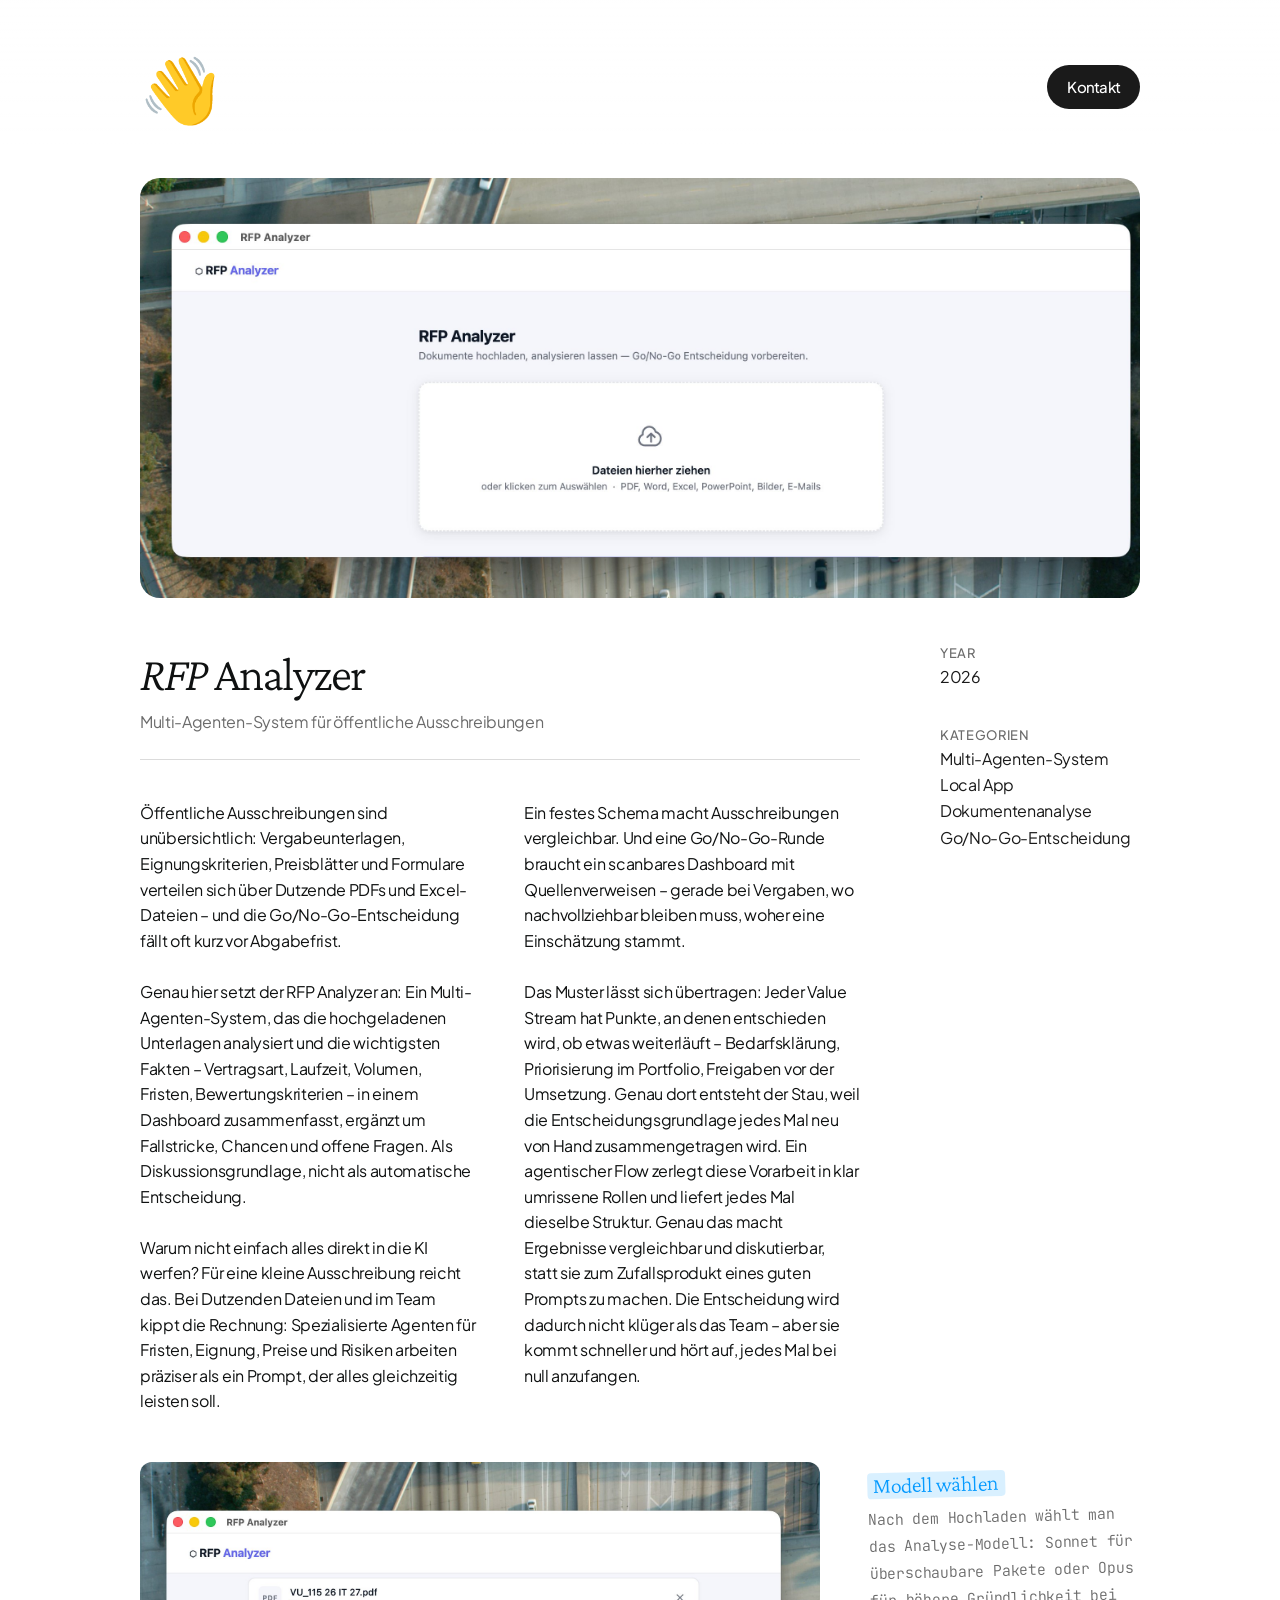
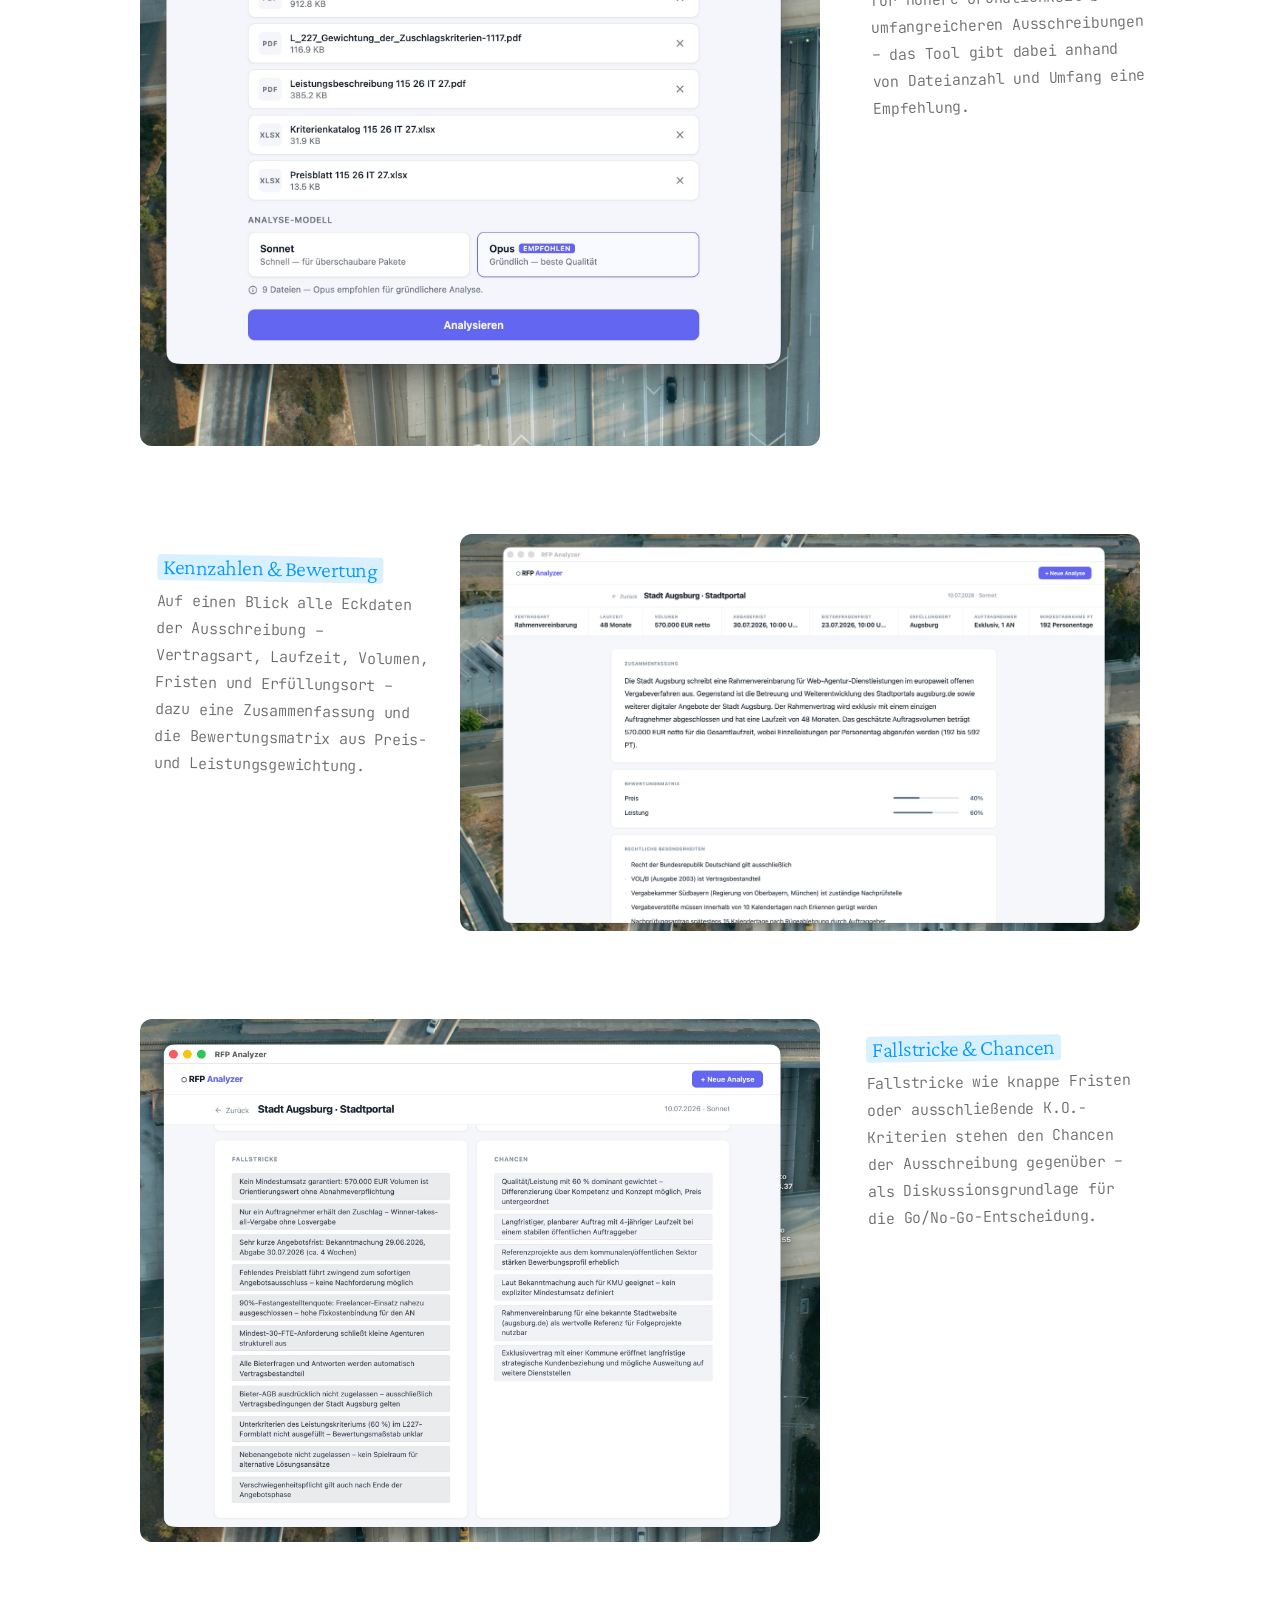
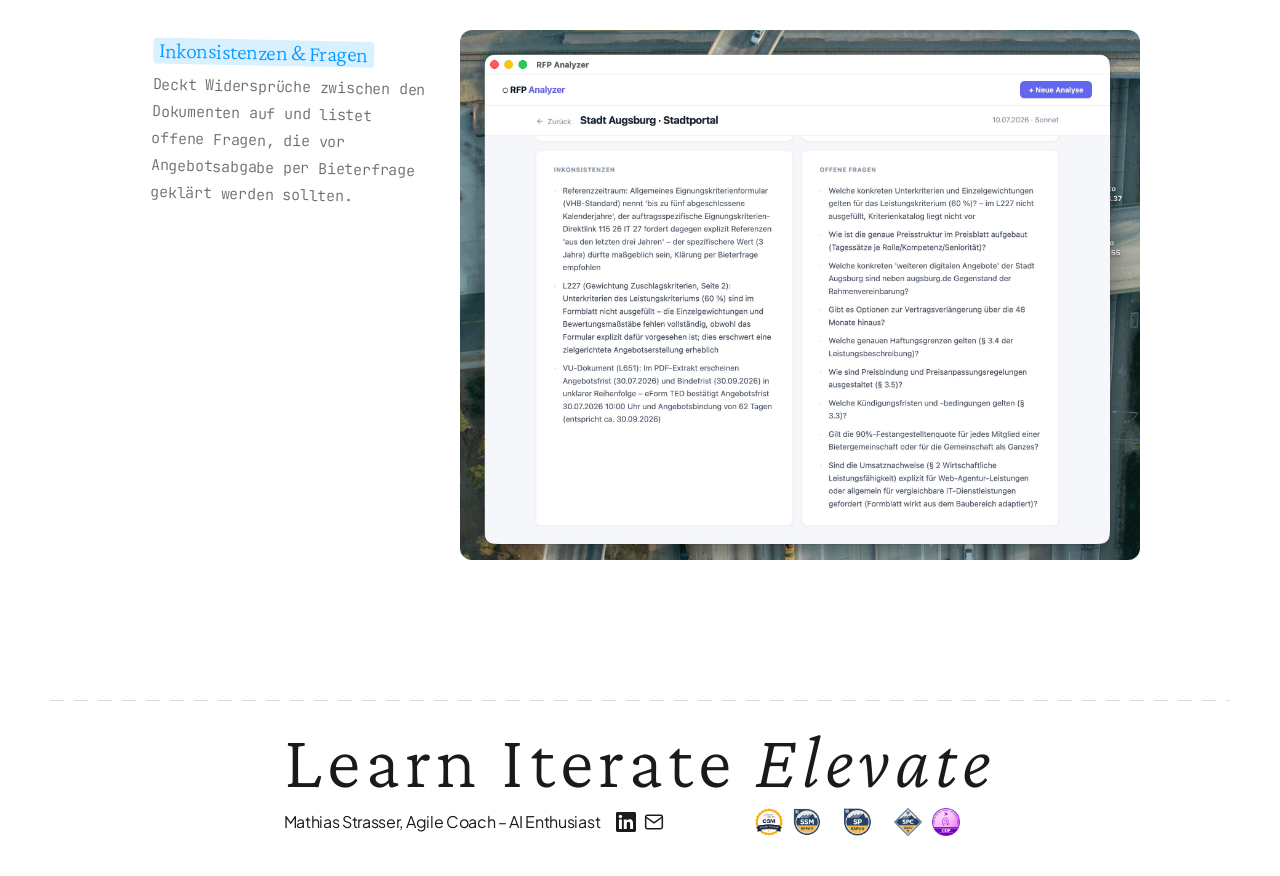
<file: rfp-checker.html>
<!DOCTYPE html>
<html lang="de">
<head>
  <meta charset="UTF-8">
  <meta name="viewport" content="width=device-width, initial-scale=1.0">
  <title>RFP Analyzer – Agile Coach &amp; Scrum Master</title>
  <meta name="description" content="RFP Analyzer – Projekt-Detailseite">
  <link rel="preconnect" href="https://fonts.googleapis.com">
  <link rel="preconnect" href="https://fonts.gstatic.com" crossorigin>
  <link href="https://fonts.googleapis.com/css2?family=Crimson+Pro:ital,wght@0,300;0,400;1,300;1,400&family=Plus+Jakarta+Sans:wght@400;500;600&family=JetBrains+Mono:wght@300;400&display=swap" rel="stylesheet">
  <link rel="stylesheet" href="styles.css">
</head>
<body>

  <header class="navbar">
    <a href="index.html#projekte" class="navbar-logo" aria-label="Zurück zur Startseite">
      <span class="nav-logo" aria-hidden="true">👋</span>
    </a>
    <a href="mailto:mathias.strasser@gmx.de" class="btn-pill">Kontakt</a>
  </header>
  <div class="nav-fade"></div>

  <main>

    <section class="project-detail-hero">
      <img
        src="RFP Analyzer/DetailHeader.jpg"
        alt="RFP Analyzer – Hauptansicht"
        class="project-hero-img"
      >
    </section>

    <section class="project-detail-content">
      <div class="project-layout-wrapper">
        <div class="project-main">
          <h1 class="project-headline"><em>RFP</em> Analyzer</h1>
          <p class="project-subtext">
            Multi-Agenten-System für öffentliche Ausschreibungen
          </p>

          <div class="project-divider"></div>

          <div class="project-text">
            <div class="project-text-column">
              <p>
                Öffentliche Ausschreibungen sind unübersichtlich: Vergabeunterlagen, Eignungskriterien, Preisblätter und Formulare verteilen sich über Dutzende PDFs und Excel-Dateien – und die Go/No-Go-Entscheidung fällt oft kurz vor Abgabefrist.
              </p>
              <p>
                Genau hier setzt der RFP Analyzer an: Ein Multi-Agenten-System, das die hochgeladenen Unterlagen analysiert und die wichtigsten Fakten – Vertragsart, Laufzeit, Volumen, Fristen, Bewertungskriterien – in einem Dashboard zusammenfasst, ergänzt um Fallstricke, Chancen und offene Fragen. Als Diskussionsgrundlage, nicht als automatische Entscheidung.
              </p>
              <p>
                Warum nicht einfach alles direkt in die KI werfen? Für eine kleine Ausschreibung reicht das. Bei Dutzenden Dateien und im Team kippt die Rechnung: Spezialisierte Agenten für Fristen, Eignung, Preise und Risiken arbeiten präziser als ein Prompt, der alles gleichzeitig leisten soll.
              </p>
            </div>

            <div class="project-text-column">
              <p>
                Ein festes Schema macht Ausschreibungen vergleichbar. Und eine Go/No-Go-Runde braucht ein scanbares Dashboard mit Quellenverweisen – gerade bei Vergaben, wo nachvollziehbar bleiben muss, woher eine Einschätzung stammt.
              </p>
              <p>
                Das Muster lässt sich übertragen: Jeder Value Stream hat Punkte, an denen entschieden wird, ob etwas weiterläuft – Bedarfsklärung, Priorisierung im Portfolio, Freigaben vor der Umsetzung. Genau dort entsteht der Stau, weil die Entscheidungsgrundlage jedes Mal neu von Hand zusammengetragen wird. Ein agentischer Flow zerlegt diese Vorarbeit in klar umrissene Rollen und liefert jedes Mal dieselbe Struktur. Genau das macht Ergebnisse vergleichbar und diskutierbar, statt sie zum Zufallsprodukt eines guten Prompts zu machen. Die Entscheidung wird dadurch nicht klüger als das Team – aber sie kommt schneller und hört auf, jedes Mal bei null anzufangen.
              </p>
            </div>
          </div>
        </div>

        <div class="project-sidebar">
          <div class="project-meta-group">
            <span class="project-meta-label">Year</span>
            <p class="project-meta-value">2026</p>
          </div>
          <div class="project-meta-group">
            <span class="project-meta-label">Kategorien</span>
            <p class="project-meta-value">Multi-Agenten-System</p>
            <p class="project-meta-value">Local App</p>
            <p class="project-meta-value">Dokumentenanalyse</p>
            <p class="project-meta-value">Go/No-Go-Entscheidung</p>
          </div>
        </div>
      </div>

      <div class="project-detail-pairs">
        <div class="project-detail-pair">
          <img src="RFP Analyzer/RFP Analyzer Upload2.jpg" alt="RFP Analyzer: Analyse-Modell wählen">
          <div class="project-detail-box">
            <h4 class="project-detail-box-title">Modell wählen</h4>
            <p>Nach dem Hochladen wählt man das Analyse-Modell: Sonnet für überschaubare Pakete oder Opus für höhere Gründlichkeit bei umfangreicheren Ausschreibungen – das Tool gibt dabei anhand von Dateianzahl und Umfang eine Empfehlung.</p>
          </div>
        </div>
        <div class="project-detail-pair">
          <img src="RFP Analyzer/RFP Analyzer Detail1.jpg" alt="RFP Analyzer: Kennzahlen und Bewertungsmatrix">
          <div class="project-detail-box">
            <h4 class="project-detail-box-title">Kennzahlen &amp; Bewertung</h4>
            <p>Auf einen Blick alle Eckdaten der Ausschreibung – Vertragsart, Laufzeit, Volumen, Fristen und Erfüllungsort – dazu eine Zusammenfassung und die Bewertungsmatrix aus Preis- und Leistungsgewichtung.</p>
          </div>
        </div>
        <div class="project-detail-pair">
          <img src="RFP Analyzer/RFP Analyzer Detail3.jpg" alt="RFP Analyzer: Fallstricke und Chancen">
          <div class="project-detail-box">
            <h4 class="project-detail-box-title">Fallstricke &amp; Chancen</h4>
            <p>Fallstricke wie knappe Fristen oder ausschließende K.O.-Kriterien stehen den Chancen der Ausschreibung gegenüber – als Diskussionsgrundlage für die Go/No-Go-Entscheidung.</p>
          </div>
        </div>
        <div class="project-detail-pair">
          <img src="RFP Analyzer/RFP Analyzer Detail4.jpg" alt="RFP Analyzer: Inkonsistenzen und offene Fragen">
          <div class="project-detail-box">
            <h4 class="project-detail-box-title">Inkonsistenzen &amp; Fragen</h4>
            <p>Deckt Widersprüche zwischen den Dokumenten auf und listet offene Fragen, die vor Angebotsabgabe per Bieterfrage geklärt werden sollten.</p>
          </div>
        </div>
      </div>
    </section>

  </main>

  <footer class="site-footer" id="kontakt">
    <div class="footer-inner">
      <p class="footer-headline">Learn Iterate <em>Elevate</em></p>
      <div class="footer-contact">
        <div class="footer-contact-left">
          <p class="footer-name">Mathias Strasser, Agile Coach – AI Enthusiast</p>
          <div class="footer-socials">
            <a href="https://linkedin.com/in/mathias-straßer" class="footer-icon" aria-label="LinkedIn-Profil" target="_blank" rel="noopener">
              <svg viewBox="0 0 24 24" width="20" height="20" fill="currentColor" aria-hidden="true"><path d="M20.447 20.452h-3.554v-5.569c0-1.328-.027-3.037-1.852-3.037-1.853 0-2.136 1.445-2.136 2.939v5.667H9.351V9h3.414v1.561h.046c.477-.9 1.637-1.85 3.37-1.85 3.601 0 4.267 2.37 4.267 5.455v6.286zM5.337 7.433c-1.144 0-2.063-.926-2.063-2.065 0-1.138.92-2.063 2.063-2.063 1.14 0 2.064.925 2.064 2.063 0 1.139-.925 2.065-2.064 2.065zm1.782 13.019H3.555V9h3.564v11.452zM22.225 0H1.771C.792 0 0 .774 0 1.729v20.542C0 23.227.792 24 1.771 24h20.451C23.2 24 24 23.227 24 22.271V1.729C24 .774 23.2 0 22.222 0h.003z"/></svg>
            </a>
            <a href="mailto:mathias.strasser@gmx.de" class="footer-icon" aria-label="E-Mail schreiben">
              <svg viewBox="0 0 24 24" width="20" height="20" fill="none" stroke="currentColor" stroke-width="1.8" stroke-linecap="round" stroke-linejoin="round" aria-hidden="true"><rect x="2" y="4" width="20" height="16" rx="2"/><path d="m22 6-10 7L2 6"/></svg>
            </a>
          </div>
        </div>
        <div class="footer-badges">
          <img src="Badges/SA CSM.png" alt="Certified Scrum Master (Scrum Alliance)" class="footer-badge">
          <img src="Badges/SAFe Scrum Master 4.png" alt="SAFe Scrum Master 4" class="footer-badge">
          <img src="Badges/SAFe Practioner.png" alt="SAFe Practitioner" class="footer-badge">
          <img src="Badges/SAFe SPC.png" alt="SAFe Practice Consultant (SPC) 5" class="footer-badge">
          <img src="Badges/Certified Delivery .png" alt="Certified Delivery Professional (CDP)" class="footer-badge">
        </div>
      </div>
    </div>
  </footer>

</body>
</html>
</file>
<file: styles.css>
/* ==========================================================================
   1. CSS-Reset
   ========================================================================== */

html, body {
  margin: 0;
  padding: 0;
  box-sizing: border-box;
}

*, *::before, *::after {
  box-sizing: border-box;
  -webkit-font-smoothing: inherit;
}

h1, h2, h3, h4, h5, h6, p, figure {
  margin: 0;
}

::-webkit-scrollbar {
  width: 0px;
}

::selection {
  background-color: #95E78E;
  color: #062C02;
}

:root {
  -webkit-font-smoothing: antialiased;
}

/* ==========================================================================
   2. Custom Properties — Farben
   ========================================================================== */

:root {
  /* Primärfarben */
  --color-almost-black: #0F1111;
  --color-white: #FFFFFF;

  /* Akzentfarbe: Terracotta (statt Cyan/Sky-Blue der Vorlage) */
  --color-accent: #C96E4B;

  /* Sekundär */
  --color-muted-grey: #6C7575;
  --color-secondary-text: #6B6B6B;

  /* Buttons */
  --color-btn-solid: #1A1A1A;

  /* Semantische Zuordnung */
  --color-text: var(--color-almost-black);
  --color-text-muted: var(--color-muted-grey);
  --color-bg: var(--color-white);
  --color-border: rgba(15, 17, 17, 0.15);
}

/* ==========================================================================
   3. Custom Properties — Typografie-Skala
   ========================================================================== */

:root {
  --font-serif: 'Crimson Pro', serif;
  --font-sans: 'Plus Jakarta Sans', sans-serif;
  --font-mono: 'JetBrains Mono', monospace;

  /* Hero / Footer Headline */
  --fw-hero: 300;
  --lh-hero: 1.09;

  /* Hero-Title (eigenständig größer als Footer-Headline) */
  --fs-hero-title: 48px;
  --ls-hero-title: -2px;

  /* Body */
  --fs-body: 16px;
  --fw-body: 400;
  --lh-body: 1.6;
  --ls-body: -0.32px;

  /* Nav / CTA Label */
  --fs-nav-label: 15px;
  --fw-nav-label: 500;
  --lh-nav-label: 1.09;
  --ls-nav-label: -0.75px;

  /* Table Row / Work History */
  --fs-table-row: 20px;
  --fw-table-row: 400;
  --lh-table-row: 1.09;
  --ls-table-row: -1px;

  /* Mono / Bio-Text */
  --fs-mono: 16px;
  --fw-mono: 300;
  --lh-mono: 1.8;
  --ls-mono: -0.2px;
}

/* ==========================================================================
   4. Custom Properties — Layout & Spacing
   ========================================================================== */

:root {
  --container-padding-desktop: 72px;
  --container-padding-mobile: 20px;
  --hero-padding-mobile: 24px;

  --space-page-top: 45px;

  --space-hero-top: 32px;
  --space-hero-bottom: 20px;

  --space-section-top: 50px;
  --space-section-bottom: 70px;

  --navbar-height: 101px;
  --navbar-padding: 55px var(--container-padding-desktop) 0;

  --ease-smooth: cubic-bezier(0.4, 0, 0.2, 1);
  --duration-normal: 300ms;
}

/* ==========================================================================
   5. Basis
   ========================================================================== */

body {
  font-family: var(--font-sans);
  font-size: var(--fs-body);
  font-weight: var(--fw-body);
  line-height: var(--lh-body);
  letter-spacing: var(--ls-body);
  color: var(--color-text);
  background-color: var(--color-bg);
}

a {
  color: inherit;
  text-decoration: none;
}

/* Sichtbarer Keyboard-Fokus */
a:focus-visible,
button:focus-visible,
[role="button"]:focus-visible {
  outline: 2px solid var(--color-accent);
  outline-offset: 3px;
  border-radius: 4px;
}

a, button, [role="button"] {
  cursor: pointer;
}

/* ==========================================================================
   6. Layout-Container
   ========================================================================== */

main {
  padding-top: calc(var(--navbar-height) + var(--space-page-top));
  max-width: 1400px;
  margin: 0 auto;
}

.section-hero {
  max-width: 900px;
  padding-top: var(--space-hero-top);
  padding-bottom: var(--space-hero-bottom);
  padding-left: var(--container-padding-desktop);
  padding-right: var(--container-padding-desktop);
  scroll-margin-top: calc(var(--navbar-height) + var(--space-page-top));
}

/* ==========================================================================
   7. Navigation
   ========================================================================== */

.navbar {
  position: fixed;
  top: 0;
  left: 50%;
  transform: translateX(-50%);
  width: 100%;
  max-width: 1520px;
  padding: var(--navbar-padding);
  padding-bottom: 20px;
  background: transparent;
  display: flex;
  flex-direction: row;
  align-items: center;
  justify-content: space-between;
  z-index: 100;
}

.nav-fade {
  position: fixed;
  top: 0;
  left: 0;
  width: 100%;
  height: 160px;
  backdrop-filter: blur(8px);
  -webkit-backdrop-filter: blur(8px);
  background: linear-gradient(
    to bottom,
    rgba(255, 255, 255, 0.6) 0%,
    rgba(255, 255, 255, 0.3) 55%,
    rgba(255, 255, 255, 0) 100%
  );
  mask-image: linear-gradient(
    to bottom,
    black 0%,
    black 55%,
    transparent 100%
  );
  -webkit-mask-image: linear-gradient(
    to bottom,
    black 0%,
    black 55%,
    transparent 100%
  );
  pointer-events: none;
  z-index: 99;
}

.navbar-logo {
  position: relative;
  z-index: 1;
  flex-shrink: 0;
  transition: transform 0.2s var(--ease-smooth);
}

.navbar-logo:hover {
  transform: scale(1.1);
}

@keyframes wave-bounce {
  0%   { transform: rotate(0deg) translateY(0px); }
  10%  { transform: rotate(14deg) translateY(-4px); }
  20%  { transform: rotate(-8deg) translateY(0px); }
  30%  { transform: rotate(14deg) translateY(-3px); }
  40%  { transform: rotate(-4deg) translateY(0px); }
  50%  { transform: rotate(10deg) translateY(-2px); }
  60%  { transform: rotate(0deg) translateY(0px); }
  100% { transform: rotate(0deg) translateY(0px); }
}

.nav-logo {
  display: inline-block;
  font-size: 64px;
  transform-origin: 70% 70%;
  animation: wave-bounce 2.5s ease-in-out infinite;
  line-height: 1;
  cursor: pointer;
}

.btn-pill {
  position: relative;
  z-index: 1;
  display: inline-block;
  background-color: var(--color-btn-solid);
  border: none;
  border-radius: 999px;
  padding: 10px 20px;
  color: var(--color-white);
  font-family: var(--font-sans);
  font-size: var(--fs-nav-label);
  font-weight: var(--fw-nav-label);
  letter-spacing: var(--ls-nav-label);
  transition: opacity var(--duration-normal) var(--ease-smooth);
}

.btn-pill:hover {
  opacity: 0.85;
}

/* ==========================================================================
   8. Typografie-Klassen
   ========================================================================== */

.hero-title {
  font-family: var(--font-serif);
  font-size: var(--fs-hero-title);
  font-weight: var(--fw-hero);
  line-height: var(--lh-hero);
  letter-spacing: var(--ls-hero-title);
  color: var(--color-almost-black);
}

.hero-title em {
  font-style: italic;
  font-weight: var(--fw-hero);
}

.hero-deko {
  font-size: 0.45em;
  vertical-align: middle;
  margin-left: 4px;
}

.section-title {
  font-family: var(--font-serif);
  font-size: 36px;
  font-weight: 300;
  line-height: 1.15;
  letter-spacing: -1.5px;
  color: var(--color-almost-black);
}

.body-text {
  font-family: var(--font-sans);
  font-size: var(--fs-body);
  font-weight: var(--fw-body);
  line-height: var(--lh-body);
  letter-spacing: var(--ls-body);
  color: var(--color-text);
}

.hero-subtext {
  margin-top: 24px;
  max-width: 520px;
  text-align: left;
  color: var(--color-secondary-text);
}

/* Highlight für "teams" im Hero: bewusste Ausnahme in Blau statt Terracotta */
.highlight {
  background-color: rgba(5, 154, 255, 0.15);
  color: #059AFF;
  border-radius: 4px;
  padding: 0 4px;
}

/* ==========================================================================
   9. Work-History-Tabelle (Flexbox, 3 Spalten)
   ========================================================================== */

.section-work-history {
  padding-top: var(--space-section-top);
  padding-bottom: var(--space-section-bottom);
  padding-left: var(--container-padding-desktop);
  padding-right: var(--container-padding-desktop);
  max-width: none;
  scroll-margin-top: calc(var(--navbar-height) + var(--space-page-top));
}

.work-history {
  list-style: none;
  margin: 0;
  padding: 0;
}

.work-table-row {
  display: flex;
  flex-direction: row;
  justify-content: space-between;
  align-items: center;
  gap: 16px;
  padding: 20px 0;
  border-bottom: 1px solid var(--color-border);
}

.work-role,
.work-company,
.work-year {
  font-family: var(--font-sans);
  font-size: var(--fs-table-row);
  font-weight: var(--fw-table-row);
  line-height: var(--lh-table-row);
  letter-spacing: var(--ls-table-row);
  white-space: nowrap;
}

.work-role {
  color: var(--color-text);
  flex: 1 1 0;
  min-width: 0;
}

.work-company {
  color: var(--color-text-muted);
  flex: 1 1 0;
  min-width: 0;
}

.work-year {
  color: var(--color-text-muted);
  flex: 0 0 auto;
  min-width: 100px;
  text-align: right;
  font-variant-numeric: tabular-nums;
}

/* ==========================================================================
   10. Philosophy Section (3-Spalten-Layout)
   ========================================================================== */

.section-philosophy {
  padding-top: 50px;
  padding-bottom: var(--space-section-bottom);
  padding-left: var(--container-padding-desktop);
  padding-right: var(--container-padding-desktop);
  scroll-margin-top: calc(var(--navbar-height) + var(--space-page-top));
}

.philosophy-grid {
  display: grid;
  grid-template-columns: 1fr 1.5fr 1.5fr;
  gap: 18px;
  max-width: calc(100% - 15px);
}

.philosophy-headline {
  font-family: var(--font-serif);
  font-size: 36px;
  font-weight: 300;
  line-height: 1.15;
  letter-spacing: -1.5px;
  color: var(--color-almost-black);
  padding-left: 45px;
}

.philosophy-text {
  font-family: var(--font-mono);
  font-size: 14px;
  font-weight: var(--fw-mono);
  line-height: var(--lh-mono);
  letter-spacing: var(--ls-mono);
  color: var(--color-text);
}

.philosophy-text p {
  margin: 0 0 1.8em 0;
}

.philosophy-text p:last-child {
  margin-bottom: 0;
}

/* ==========================================================================
   11. Projects Section (Asymmetrisches 2-Spalten-Grid)
   ========================================================================== */

.section-projects {
  padding-top: 60px;
  padding-bottom: var(--space-section-bottom);
  padding-left: var(--container-padding-desktop);
  padding-right: var(--container-padding-desktop);
  max-width: none;
  scroll-margin-top: calc(var(--navbar-height) + var(--space-page-top));
}

.section-projects .section-title {
  margin-bottom: 48px;
}

.projects-grid {
  display: grid;
  grid-template-columns: 40% 60%;
  gap: 16px;
}

.projects-column {
  display: flex;
  flex-direction: column;
  gap: 16px;
}

.project-card {
  display: flex;
  align-items: flex-end;
  border-radius: 20px;
  overflow: hidden;
  cursor: pointer;
  transition: transform 0.3s var(--ease-smooth);
  padding: 0;
}

.project-card:hover {
  transform: scale(0.97);
}

.project-card-small {
  min-height: auto;
}

.project-card-large {
  min-height: 480px;
}

.project-card-medium {
  min-height: 380px;
}

.project-card-1 {
  background-color: transparent;
  padding: 0;
}

.project-card-1 img {
  width: 100%;
  height: auto;
  display: block;
  border-radius: 20px;
}

.project-card-2 {
  background-color: transparent;
  min-height: unset;
  padding: 0;
}

.project-card-2 img {
  display: block;
  width: 100%;
  height: auto;
  border-radius: 20px;
}

.project-card-3 {
  background-color: transparent;
  position: relative;
}

.project-card-3 img {
  position: absolute;
  inset: 0;
  width: 100%;
  height: 100%;
  object-fit: cover;
  border-radius: 20px;
}

.project-card-4 {
  background-color: transparent;
  padding: 0;
}

.project-card-4 img {
  width: 100%;
  height: auto;
  display: block;
  border-radius: 20px;
}

.project-card-5 {
  background-color: transparent;
  position: relative;
}

.project-card-5 img {
  position: absolute;
  inset: 0;
  width: 100%;
  height: 100%;
  object-fit: cover;
  border-radius: 20px;
}

.project-card-6 {
  background-color: transparent;
  position: relative;
}

.project-card-6 img {
  position: absolute;
  inset: 0;
  width: 100%;
  height: 100%;
  object-fit: cover;
  border-radius: 20px;
}

/* ==========================================================================
   12. Project Detail Pages
   ========================================================================== */

.project-detail-hero {
  padding-top: var(--space-hero-top);
  padding-left: var(--container-padding-desktop);
  padding-right: var(--container-padding-desktop);
}

.project-hero-img {
  width: 100%;
  height: 420px;
  object-fit: cover;
  border-radius: 20px;
  display: block;
}

.project-detail-content {
  padding-left: var(--container-padding-desktop);
  padding-right: var(--container-padding-desktop);
  padding-top: 48px;
  padding-bottom: 120px;
}

.project-layout-wrapper {
  display: grid;
  grid-template-columns: 1fr 200px;
  gap: 80px;
  align-items: start;
}

.project-headline {
  font-family: var(--font-serif);
  font-size: 48px;
  font-weight: 300;
  line-height: 1.15;
  letter-spacing: -1.8px;
  color: var(--color-almost-black);
  margin: 0;
}

.project-headline em {
  font-style: italic;
  font-weight: 300;
}

.project-subtext {
  font-family: var(--font-sans);
  font-size: 16px;
  font-weight: 400;
  line-height: 1.6;
  letter-spacing: -0.32px;
  color: #6B6B6B;
  margin: 8px 0 0 0;
}

.project-divider {
  margin-top: 24px;
  border-top: 1px solid var(--color-border);
}

.project-text {
  display: grid;
  grid-template-columns: 1fr 1fr;
  gap: 48px;
  margin-top: 40px;
}

.project-sidebar {
  display: flex;
  flex-direction: column;
  gap: 40px;
}

.project-meta-group {
  display: flex;
  flex-direction: column;
  gap: 4px;
}

.project-meta-label {
  font-family: var(--font-sans);
  font-size: 13px;
  font-weight: 500;
  line-height: 1.2;
  letter-spacing: 0.05em;
  text-transform: uppercase;
  color: #6B6B6B;
}

.project-meta-value {
  font-family: var(--font-sans);
  font-size: 16px;
  font-weight: 400;
  line-height: 1.4;
  letter-spacing: -0.32px;
  color: #1A1A1A;
  margin: 0;
}

.project-text-column p {
  font-family: var(--font-sans);
  font-size: 16px;
  font-weight: 400;
  line-height: 1.6;
  letter-spacing: -0.32px;
  color: var(--color-text);
  margin: 0 0 1.6em 0;
}

.project-text-column p:last-child {
  margin-bottom: 0;
}

.project-detail-box {
  padding: 0;
}

.project-detail-pairs {
  display: flex;
  flex-direction: column;
  gap: 88px;
  margin-top: 48px;
}

.project-detail-pair {
  display: grid;
  grid-template-columns: 1fr 280px;
  gap: 40px;
  align-items: start;
}

.project-detail-pair img {
  width: 100%;
  height: auto;
  display: block;
  border-radius: 12px;
}

.project-detail-pair:nth-of-type(1) .project-detail-box {
  transform: rotate(-1.5deg) translate(10px, 8px);
}

.project-detail-pair:nth-of-type(2) .project-detail-box {
  transform: rotate(1deg) translate(16px, 22px);
}

.project-detail-pair:nth-of-type(3) .project-detail-box {
  transform: rotate(-0.8deg) translate(7px, 16px);
}

.project-detail-pair:nth-of-type(4) .project-detail-box {
  transform: rotate(1.2deg) translate(12px, 10px);
}

.project-detail-pair:nth-of-type(5) .project-detail-box {
  transform: rotate(-1.1deg) translate(9px, 14px);
}

.project-detail-pair:nth-of-type(6) .project-detail-box {
  transform: rotate(0.9deg) translate(14px, 9px);
}

.project-detail-pair:nth-of-type(2n) {
  grid-template-columns: 280px 1fr;
}

.project-detail-pair:nth-of-type(2n) img {
  order: 2;
}

.project-detail-pair:nth-of-type(2n) .project-detail-box {
  order: 1;
}

/* Diagramm-Bild (z. B. Health-Check-Flow): dezenter Rahmen statt Kontrast auf Weiß */
.project-detail-diagram {
  background-color: #FAFAF8;
  border: 1px solid rgba(0, 0, 0, 0.08);
  padding: 28px;
  box-sizing: border-box;
  filter: saturate(0.82);
}

.project-detail-box-title {
  font-family: var(--font-serif);
  font-size: 22px;
  font-weight: 300;
  line-height: 1.2;
  letter-spacing: -0.5px;
  color: #059AFF;
  background-color: rgba(5, 154, 255, 0.15);
  border-radius: 4px;
  padding: 0 6px;
  margin: 0 0 8px 0;
  display: inline-block;
}

.project-detail-box p {
  font-family: var(--font-mono);
  font-size: 15px;
  font-weight: 300;
  line-height: 1.8;
  letter-spacing: -0.2px;
  color: #6B6B6B;
  margin: 0;
}

/* ==========================================================================
   13. Footer
   ========================================================================== */

.site-footer {
  position: relative;
  background-color: transparent;
  color: #1A1A1A;
  padding: 40px var(--container-padding-desktop) 40px;
}

.site-footer::before {
  content: "";
  position: absolute;
  top: 20px;
  left: 50px;
  right: 50px;
  height: 1px;
  background-image: repeating-linear-gradient(
    to right,
    var(--color-border) 0,
    var(--color-border) 14px,
    transparent 14px,
    transparent 24px
  );
}

.footer-inner {
  max-width: 1200px;
  width: fit-content;
  margin: 0 auto;
}

.footer-headline {
  font-family: var(--font-serif);
  font-size: clamp(40px, 6vw, 96px);
  font-weight: var(--fw-hero);
  line-height: var(--lh-hero);
  letter-spacing: calc(-0.02em + 5pt);
  color: #1A1A1A;
  text-align: left;
}

.footer-headline .hero-deko {
  font-size: 0.4em;
  margin-left: 4px;
  margin-right: 4px;
}

.footer-headline em {
  font-style: italic;
  font-weight: var(--fw-hero);
}

.footer-contact {
  margin-top: 4px;
  display: flex;
  flex-direction: row;
  flex-wrap: wrap;
  align-items: center;
  justify-content: space-between;
  gap: 16px;
}

.footer-contact-left {
  display: flex;
  flex-direction: row;
  align-items: center;
  gap: 16px;
}

.footer-name {
  font-family: var(--font-sans);
  font-size: var(--fs-body);
  font-weight: var(--fw-body);
  letter-spacing: var(--ls-body);
  color: #1A1A1A;
}

.footer-socials {
  display: flex;
  align-items: center;
  gap: 8px;
}

.footer-icon {
  display: inline-flex;
  align-items: center;
  justify-content: center;
  color: #1A1A1A;
  transition: opacity var(--duration-normal) var(--ease-smooth);
}

.footer-icon:hover {
  opacity: 0.6;
}

.footer-badges {
  display: flex;
  flex-direction: row;
  align-items: center;
  gap: 10px;
  transform: translateX(-36px);
}

.footer-badge {
  height: 28px;
  width: auto;
  display: block;
  object-fit: contain;
}

/* ==========================================================================
   14. Responsive
   ========================================================================== */

@media (max-width: 600px) {
  .section-hero {
    padding-left: var(--hero-padding-mobile);
    padding-right: var(--hero-padding-mobile);
  }

  .section-philosophy {
    padding-left: var(--container-padding-mobile);
    padding-right: var(--container-padding-mobile);
  }

  .section-work-history {
    padding-left: var(--container-padding-mobile);
    padding-right: var(--container-padding-mobile);
  }

  .section-projects {
    padding-left: var(--container-padding-mobile);
    padding-right: var(--container-padding-mobile);
  }

  .project-detail-hero {
    padding-left: var(--container-padding-mobile);
    padding-right: var(--container-padding-mobile);
  }

  .project-detail-content {
    padding-left: var(--container-padding-mobile);
    padding-right: var(--container-padding-mobile);
  }

  .navbar {
    padding: 55px var(--container-padding-mobile) 0;
  }

  .site-footer {
    padding-left: var(--container-padding-mobile);
    padding-right: var(--container-padding-mobile);
  }

  .work-table-row {
    flex-direction: column;
    align-items: flex-start;
    gap: 4px;
    padding: 16px 0;
  }

  .work-role,
  .work-company,
  .work-year {
    flex: initial;
    width: 100%;
    min-width: 0;
    text-align: left;
  }

  .philosophy-grid {
    grid-template-columns: 1fr;
    gap: 24px;
    max-width: 100%;
  }

  .philosophy-headline {
    padding-left: 0;
  }

  .projects-grid {
    grid-template-columns: 1fr;
  }

  .project-layout-wrapper {
    grid-template-columns: 1fr;
    gap: 48px;
  }

  .project-text {
    grid-template-columns: 1fr;
    gap: 24px;
  }

  .project-hero-img {
    height: 260px;
  }

  .project-headline {
    font-size: 36px;
    letter-spacing: -1.4px;
  }

  .project-sidebar {
    gap: 32px;
  }

  .project-detail-pair,
  .project-detail-pair:nth-of-type(2n) {
    grid-template-columns: 1fr;
    gap: 16px;
  }

  .project-detail-pair .project-detail-box,
  .project-detail-pair img {
    order: initial;
  }

  .project-detail-pair .project-detail-box {
    transform: none;
  }

  :root {
    --fs-hero-title: 36px;
    --ls-hero-title: -1.4px;
    --fs-large-heading: 28px;
    --ls-large-heading: -1.3px;
  }
}

@media (min-width: 601px) and (max-width: 1023px) {
  .philosophy-grid {
    grid-template-columns: 1fr 1fr;
    gap: 32px;
    max-width: 100%;
  }

  .philosophy-headline {
    grid-column: 1 / -1;
    padding-left: 0;
  }
}

@media (min-width: 1024px) {
  :root {
    --container-padding-desktop: 140px;
  }

  .section-philosophy {
    padding-left: var(--container-padding-desktop);
    padding-right: var(--container-padding-desktop);
  }

  .section-work-history {
    padding-left: var(--container-padding-desktop);
    padding-right: var(--container-padding-desktop);
  }

  .section-projects {
    padding-left: var(--container-padding-desktop);
    padding-right: var(--container-padding-desktop);
  }
}

/* ==========================================================================
   15. Motion Preferences
   ========================================================================== */

@media (prefers-reduced-motion: reduce) {
  *, *::before, *::after {
    animation-duration: 0.001ms !important;
    animation-iteration-count: 1 !important;
    transition-duration: 0.001ms !important;
    scroll-behavior: auto !important;
  }
}
</file>
